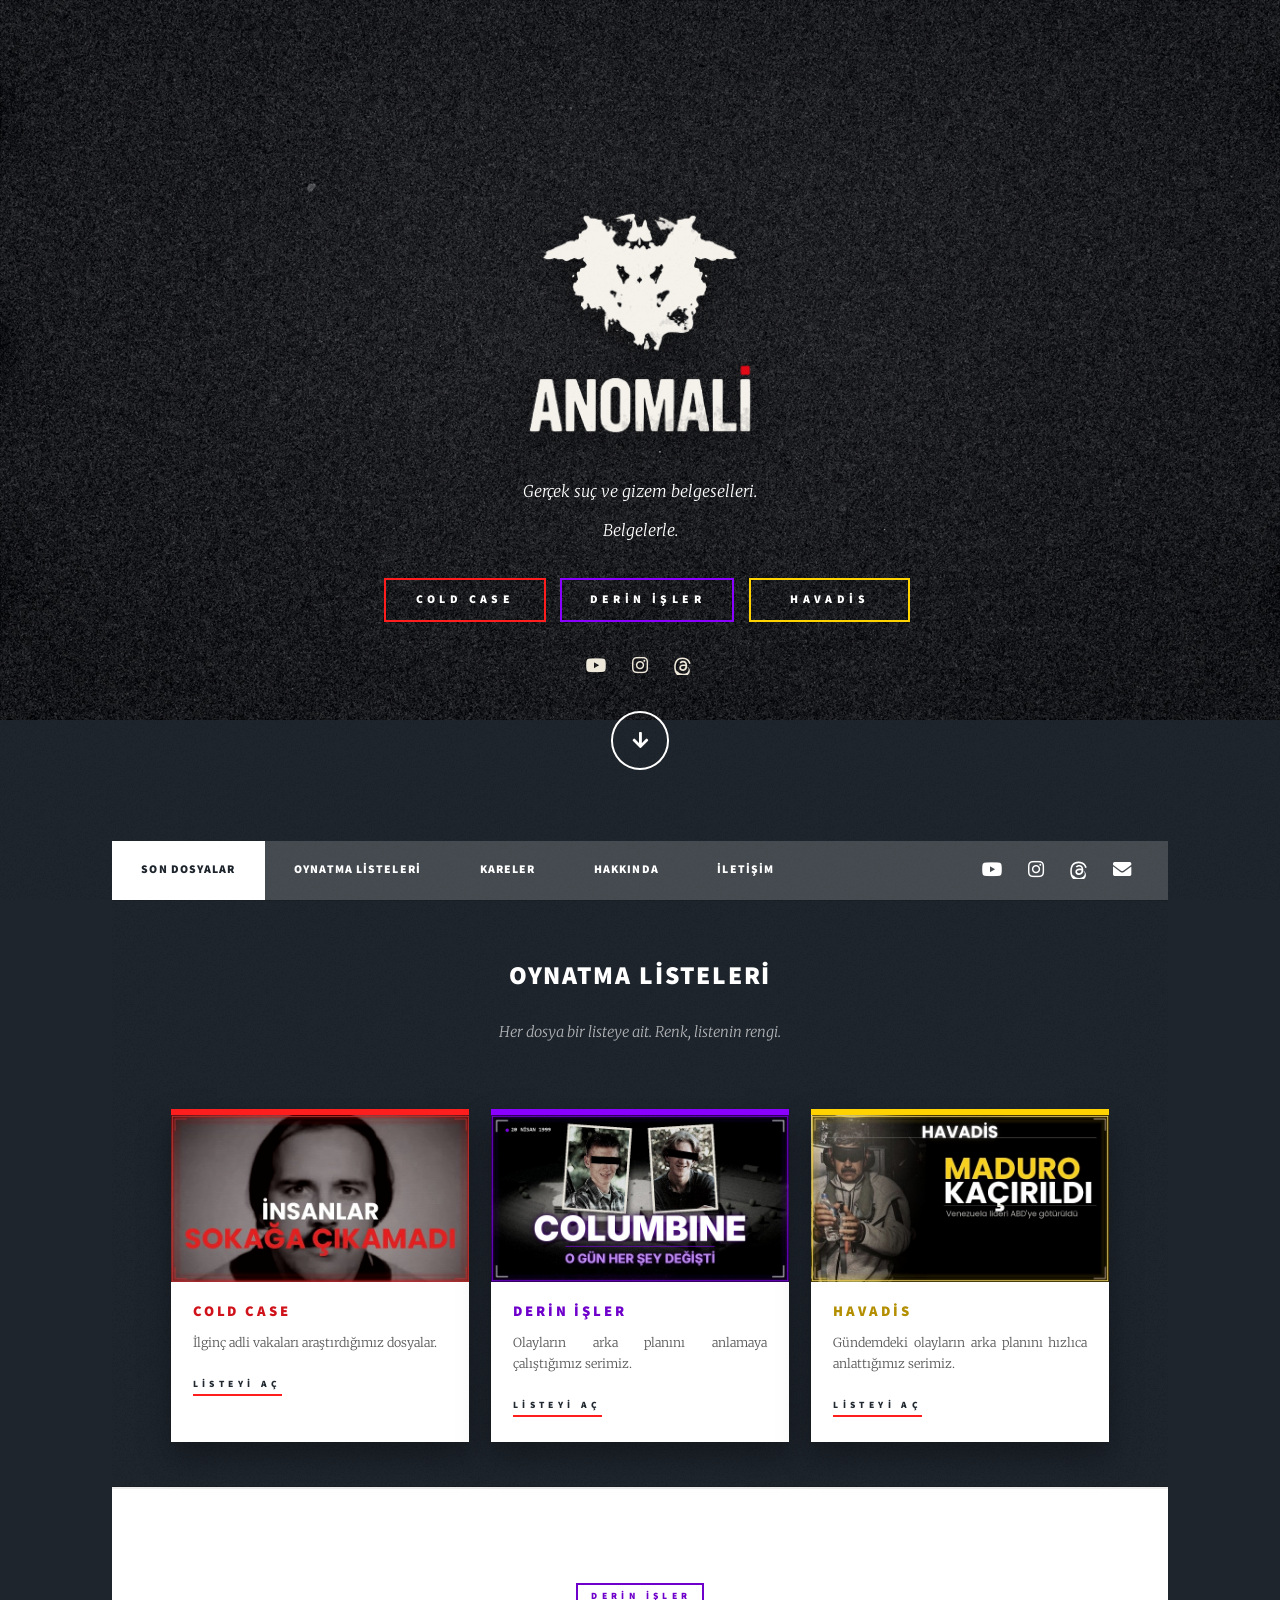
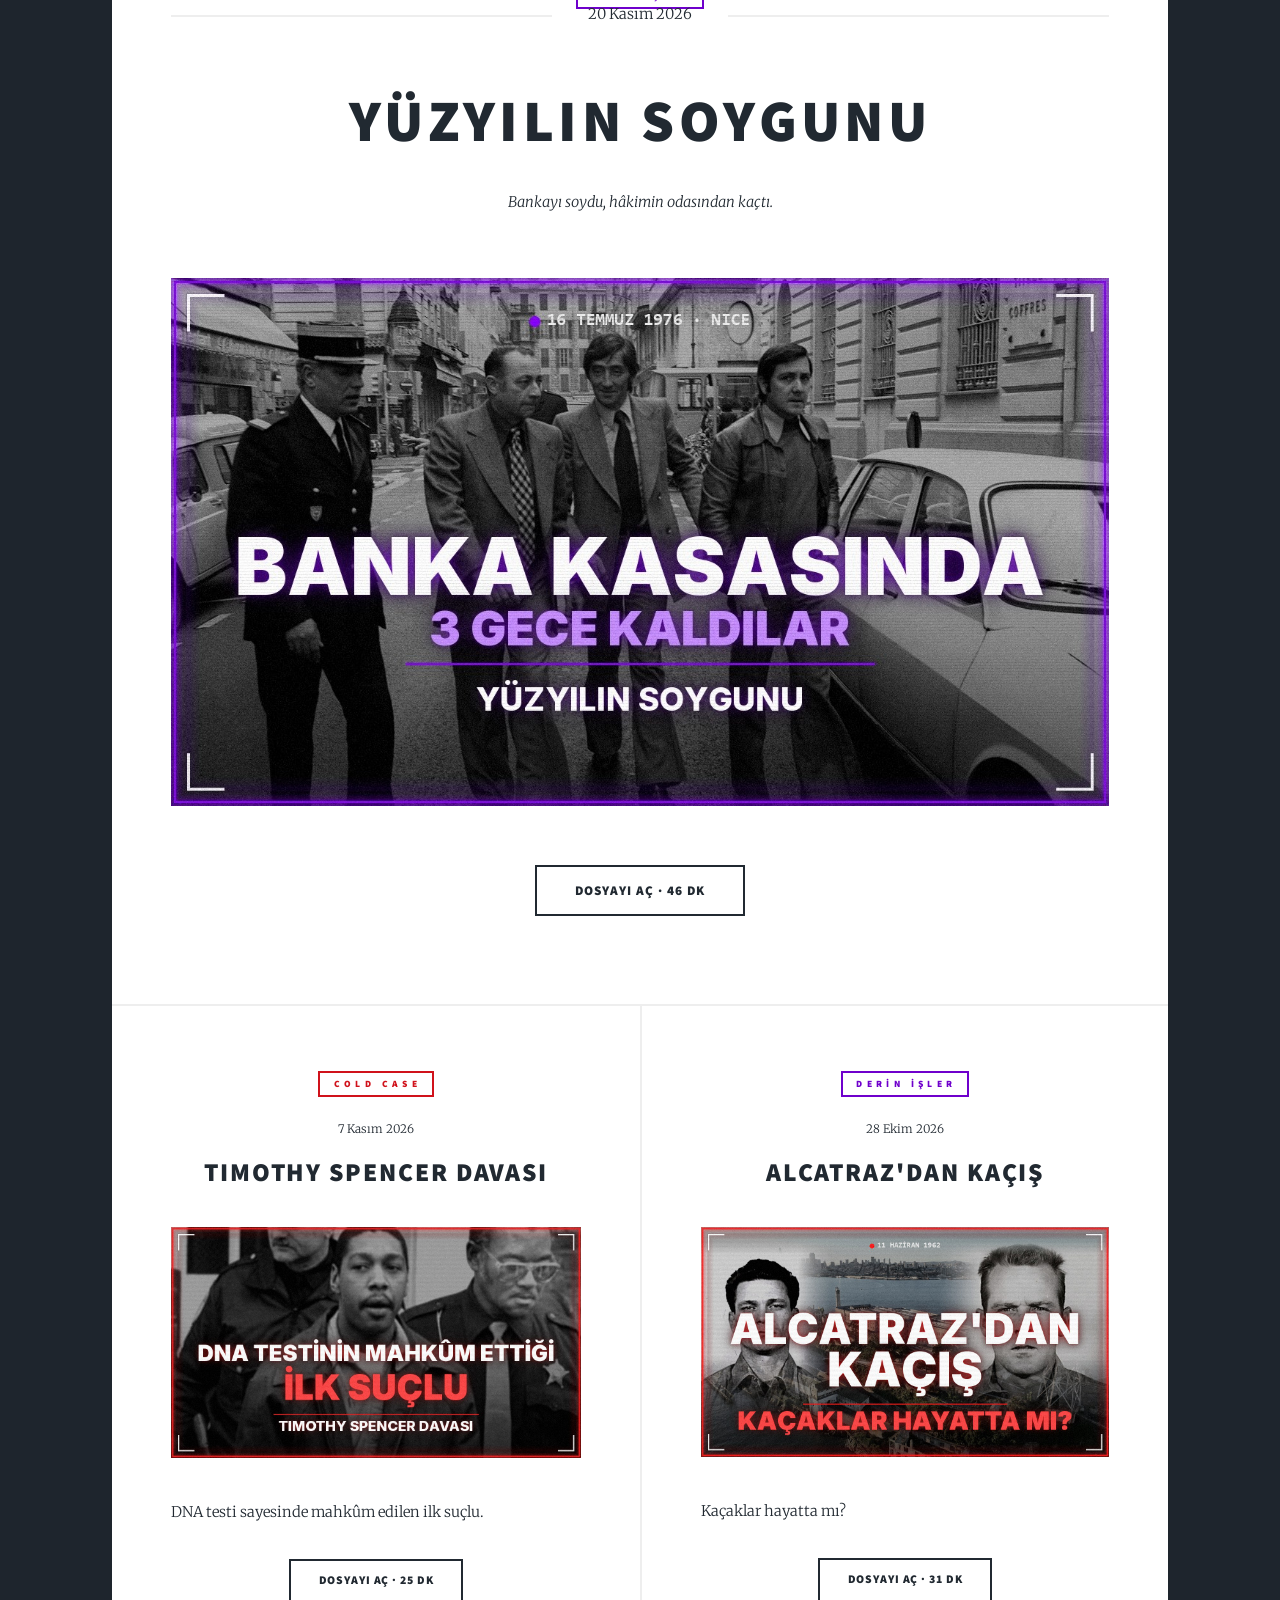
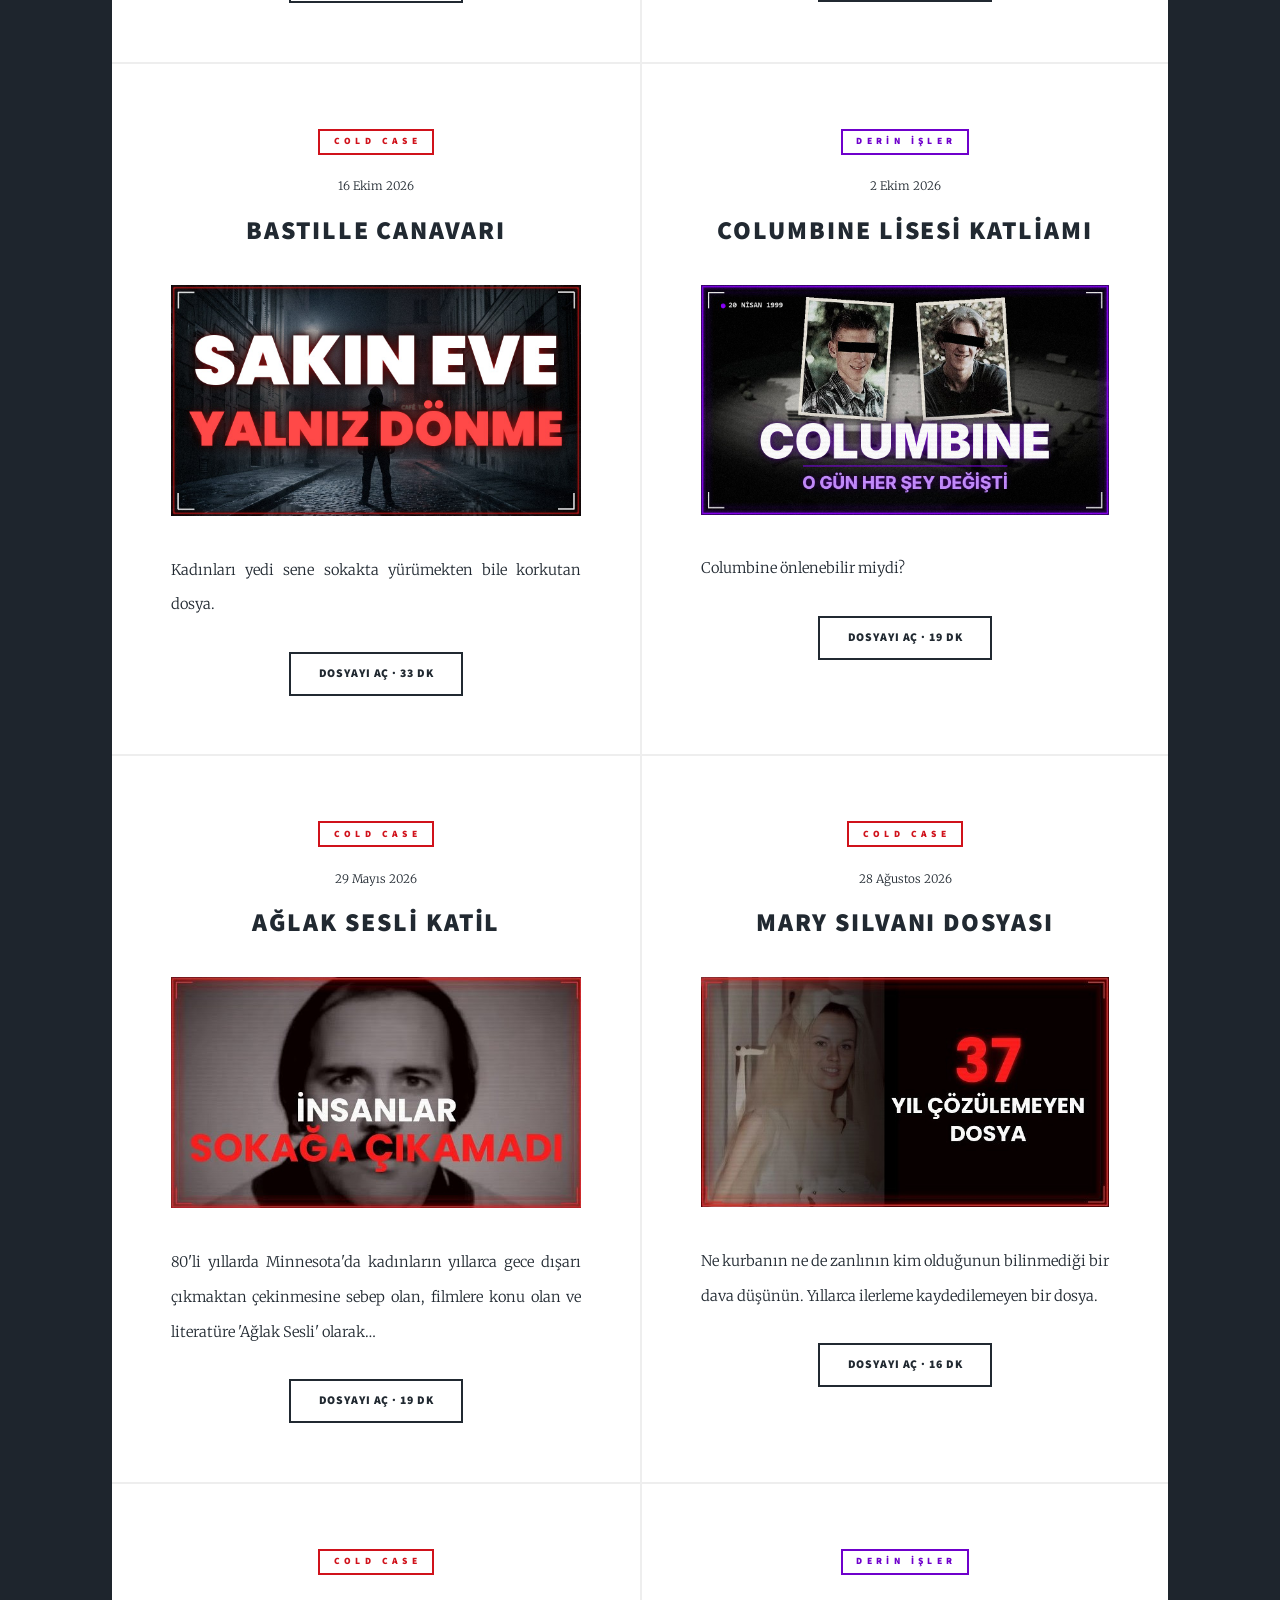
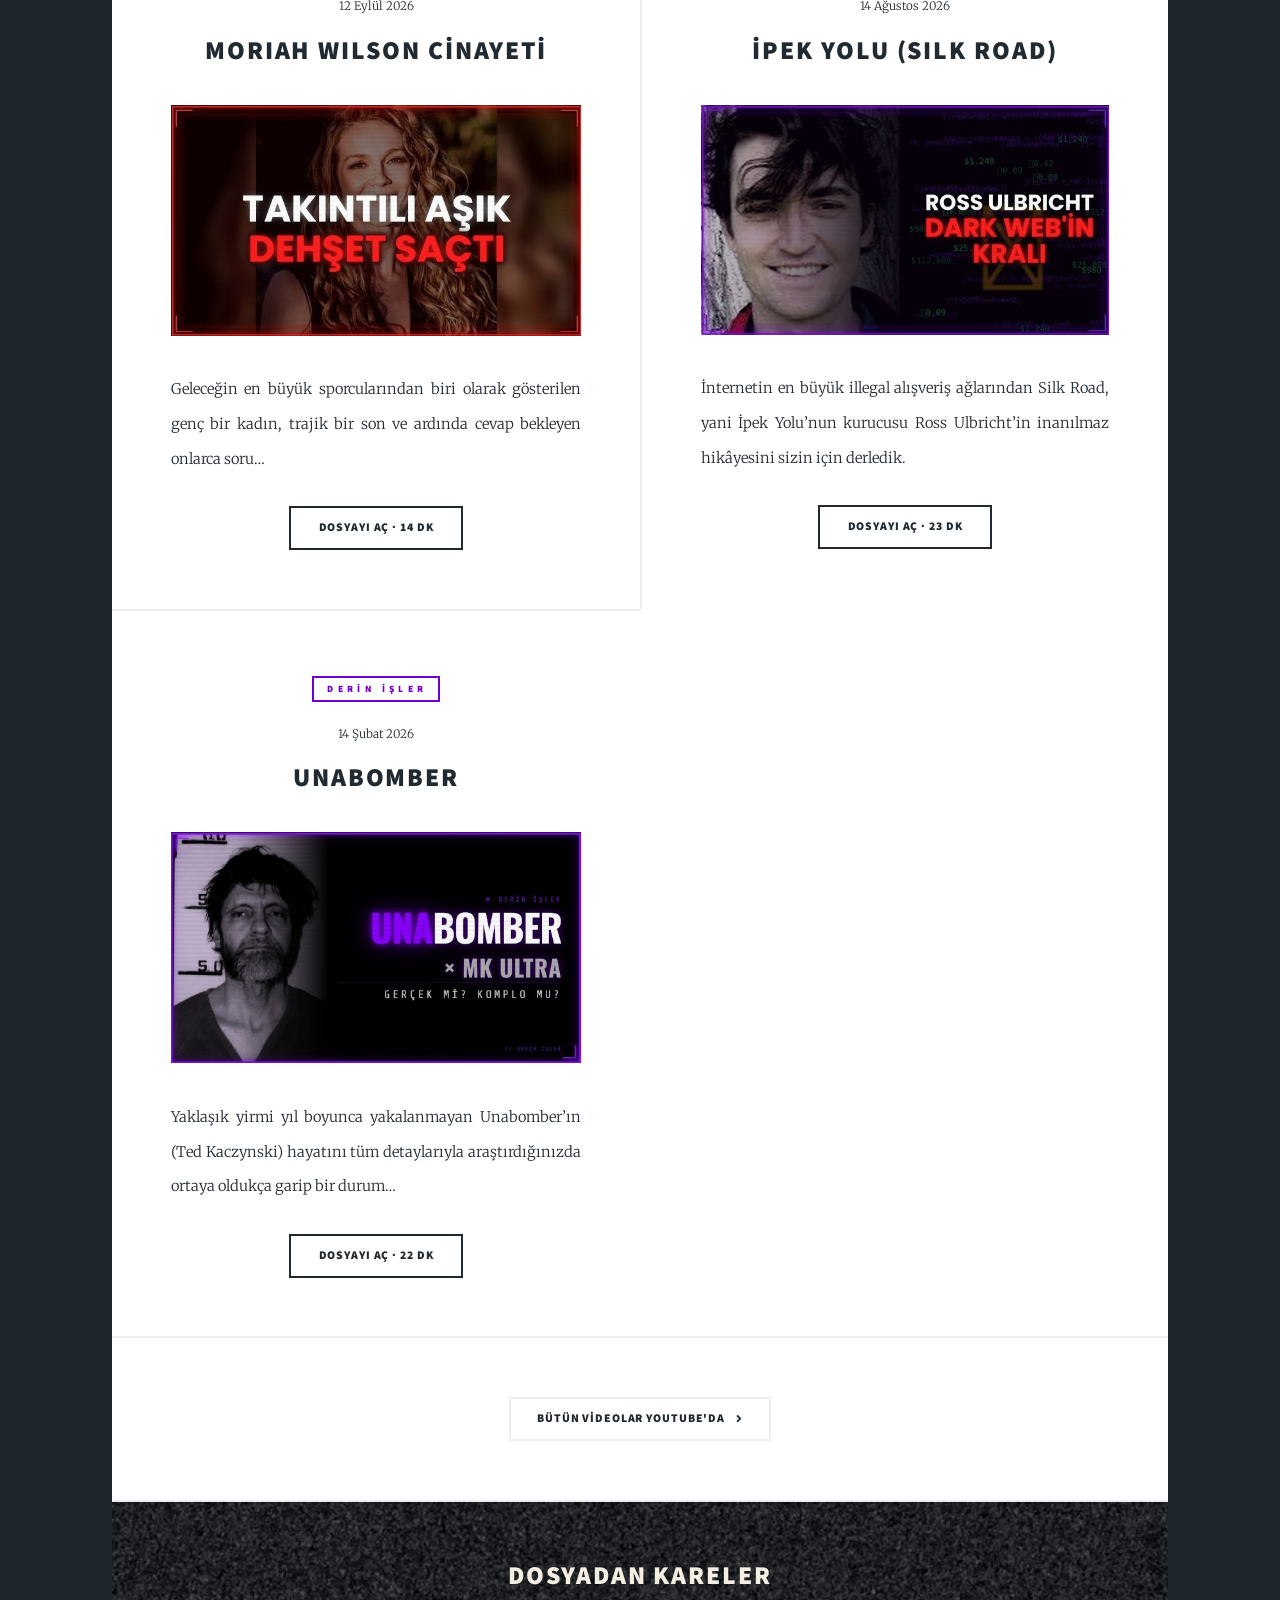
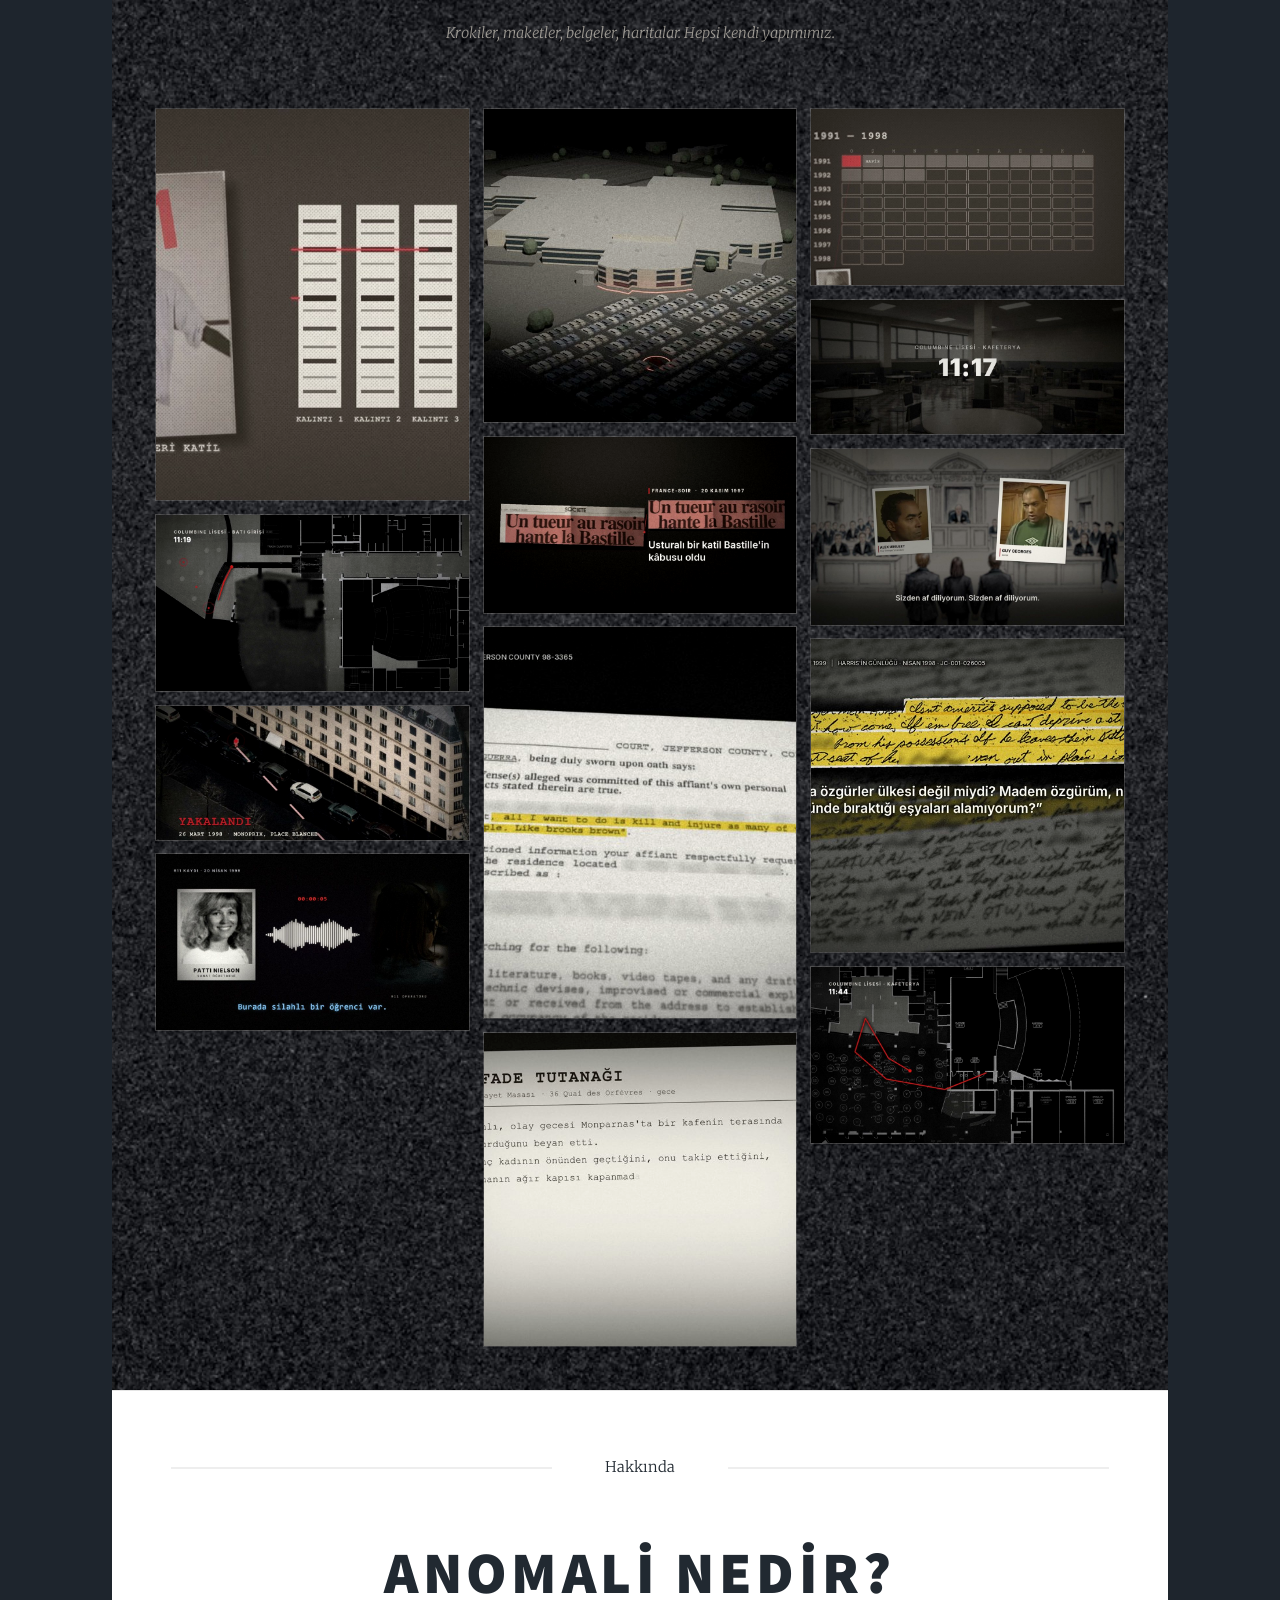
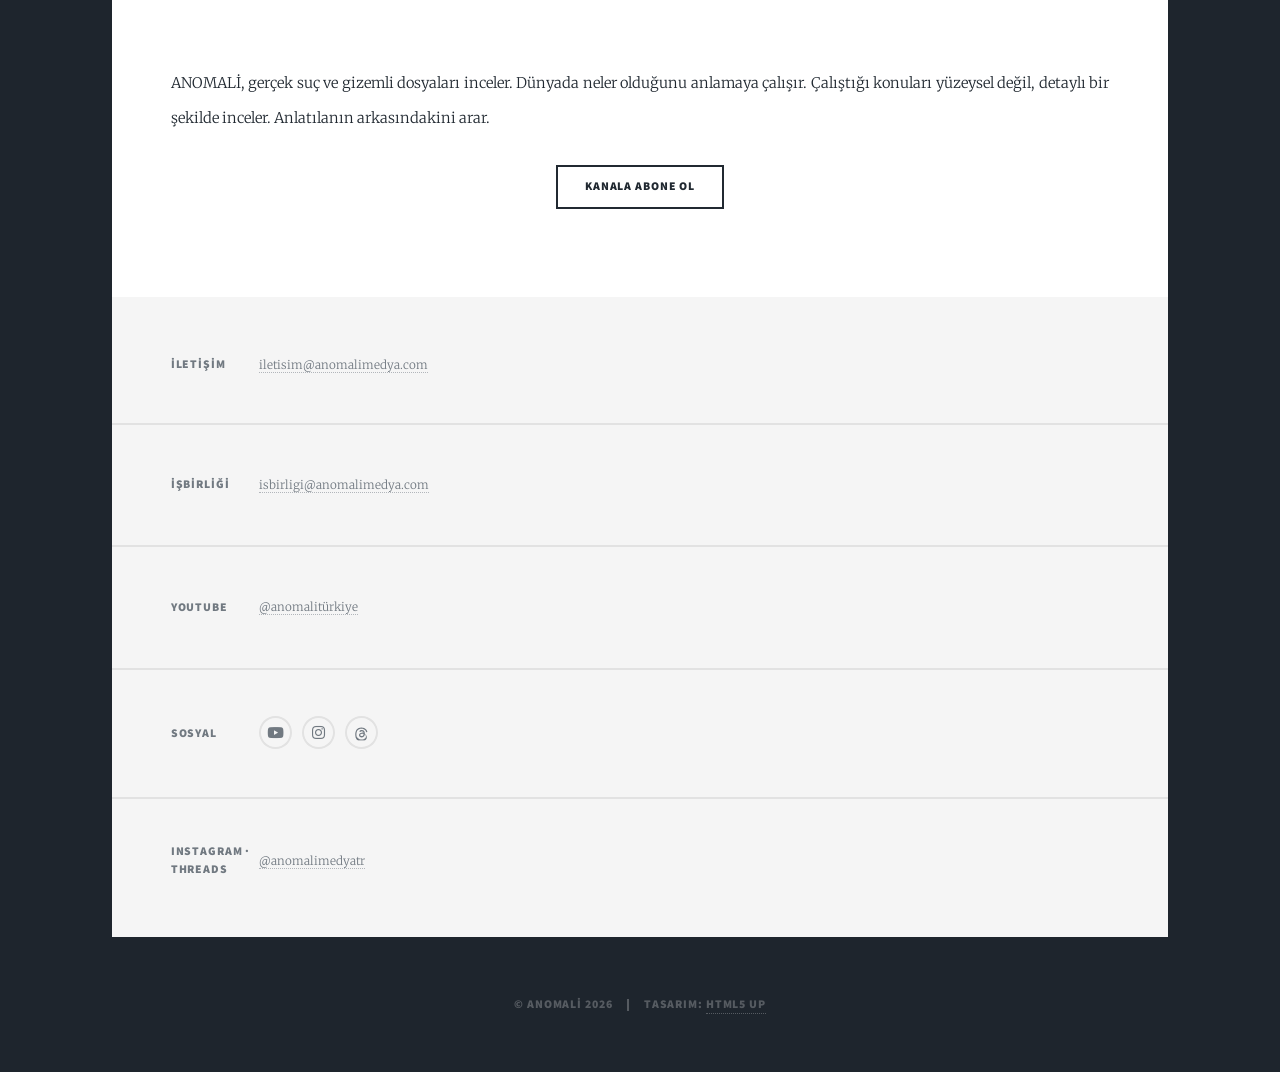
<file: index.html>
<!DOCTYPE HTML>
<!--
	ANOMALİ — anomalimedya.com
	Şablon: Massively by HTML5 UP (html5up.net | @ajlkn), CCA 3.0 lisansı
-->
<html lang="tr">
	<head>
		<title>ANOMALİ — Gerçek suç ve gizem belgeselleri</title>
		<meta charset="utf-8" />
		<meta name="viewport" content="width=device-width, initial-scale=1" />
		<meta name="description" content="ANOMALİ, gerçek suç ve gizem dosyalarını belgelerle anlatan bir belgesel kanalıdır. Cold Case, Derin İşler ve Havadis oynatma listeleri." />
		<link rel="stylesheet" href="assets/css/main.css" />
		<link rel="stylesheet" href="assets/css/anomali.css" />
		<noscript><link rel="stylesheet" href="assets/css/noscript.css" /></noscript>
	</head>
	<body class="is-preload">

		<!-- Wrapper -->
			<div id="wrapper" class="fade-in">

				<!-- Intro -->
					<div id="intro">
						<img class="logo-buyuk" src="images/logo_beyaz.png" alt="ANOMALİ" />
						<p>Gerçek suç ve gizem belgeselleri. <br />
						Belgelerle.</p>
						<ul class="actions liste-secenek">
							<li><a href="liste.html?l=cold" class="button cold">Cold Case</a></li>
							<li><a href="liste.html?l=derin" class="button derin">Derin İşler</a></li>
							<li><a href="liste.html?l=havadis" class="button havadis">Havadis</a></li>
						</ul>
						<ul class="icons giris-sosyal">
							<li><a href="https://www.youtube.com/channel/UCyVfsUZTMqNmFXRKBqNx77g" class="icon brands fa-youtube"><span class="label">YouTube</span></a></li>
							<li><a href="https://www.instagram.com/anomalimedyatr" class="icon brands fa-instagram"><span class="label">Instagram</span></a></li>
							<li><a href="https://www.threads.com/@anomalimedyatr" class="icon threads-ikon"><span class="label">Threads</span></a></li>
						</ul>
						<ul class="actions">
							<li><a href="#header" class="button icon solid solo fa-arrow-down scrolly">Devam</a></li>
						</ul>
					</div>

				<!-- Header -->
					<header id="header">
						<a href="index.html" class="logo">ANOMALİ</a>
					</header>

				<!-- Nav -->
					<nav id="nav">
						<ul class="links">
							<li class="active"><a href="#main">Son dosyalar</a></li>
							<li><a href="#listeler">Oynatma listeleri</a></li>
							<li><a href="#kareler">Kareler</a></li>
							<li><a href="#hakkinda">Hakkında</a></li>
							<li><a href="#footer">İletişim</a></li>
						</ul>
						<ul class="icons">
							<li><a href="https://www.youtube.com/channel/UCyVfsUZTMqNmFXRKBqNx77g" class="icon brands fa-youtube"><span class="label">YouTube</span></a></li>
							<li><a href="https://www.instagram.com/anomalimedyatr" class="icon brands fa-instagram"><span class="label">Instagram</span></a></li>
							<li><a href="https://www.threads.com/@anomalimedyatr" class="icon threads-ikon"><span class="label">Threads</span></a></li>
							<li><a href="mailto:iletisim@anomalimedya.com" class="icon solid fa-envelope"><span class="label">E-posta</span></a></li>
						</ul>
					</nav>

				<!-- Main -->
					<div id="main">

						<!-- Oynatma listeleri -->
							<section id="listeler" class="listeler">
								<header class="major">
									<h2>Oynatma listeleri</h2>
									<p>Her dosya bir listeye ait. Renk, listenin rengi.</p>
								</header>
								<div class="liste-kartlar">
									<a class="liste-kart cold" href="liste.html?l=cold">
										<div class="liste-foto"><img src="images/kapak_aglak.jpg" alt="" /></div>
										<div class="liste-yazi">
											<h3>Cold Case</h3>
											<p>İlginç adli vakaları araştırdığımız dosyalar.</p>
											<span class="liste-git">Listeyi aç</span>
										</div>
									</a>
									<a class="liste-kart derin" href="liste.html?l=derin">
										<div class="liste-foto"><img src="images/kapak_columbine.jpg" alt="" /></div>
										<div class="liste-yazi">
											<h3>Derin İşler</h3>
											<p>Olayların arka planını anlamaya çalıştığımız serimiz.</p>
											<span class="liste-git">Listeyi aç</span>
										</div>
									</a>
									<a class="liste-kart havadis" href="liste.html?l=havadis">
										<div class="liste-foto"><img src="images/kapak_maduro.jpg" alt="" /></div>
										<div class="liste-yazi">
											<h3>Havadis</h3>
											<p>Gündemdeki olayların arka planını hızlıca anlattığımız serimiz.</p>
											<span class="liste-git">Listeyi aç</span>
										</div>
									</a>
								</div>
							</section>

						<!-- Öne çıkan -->
							<article class="post featured">
								<header class="major">
									<span class="liste-etiket derin">Derin İşler</span>
									<span class="date">20 Kasım 2026</span>
									<h2><a href="dosya.html?id=sg">YÜZYILIN SOYGUNU</a></h2>
									<p>Bankayı soydu, hâkimin odasından kaçtı.</p>
								</header>
								<a href="dosya.html?id=sg" class="image main"><img src="images/kapak_sg.jpg" alt="Yüzyılın Soygunu" /></a>
								<ul class="actions special">
									<li><a href="dosya.html?id=sg" class="button large">Dosyayı aç · 46 dk</a></li>
								</ul>
							</article>

						<!-- Dosyalar -->
							<section class="posts">
								<article>
									<header>
										<span class="liste-etiket cold">Cold Case</span>
										<span class="date">7 Kasım 2026</span>
										<h2><a href="dosya.html?id=spencer">TIMOTHY SPENCER DAVASI</a></h2>
									</header>
									<a href="dosya.html?id=spencer" class="image fit"><img src="images/kapak_spencer.jpg" alt="" /></a>
									<p>DNA testi sayesinde mahkûm edilen ilk suçlu.</p>
									<ul class="actions special">
										<li><a href="dosya.html?id=spencer" class="button">Dosyayı aç · 25 dk</a></li>
									</ul>
								</article>
								<article>
									<header>
										<span class="liste-etiket derin">Derin İşler</span>
										<span class="date">28 Ekim 2026</span>
										<h2><a href="dosya.html?id=alcatraz">ALCATRAZ'DAN KAÇIŞ</a></h2>
									</header>
									<a href="dosya.html?id=alcatraz" class="image fit"><img src="images/kapak_alcatraz.jpg" alt="" /></a>
									<p>Kaçaklar hayatta mı?</p>
									<ul class="actions special">
										<li><a href="dosya.html?id=alcatraz" class="button">Dosyayı aç · 31 dk</a></li>
									</ul>
								</article>
								<article>
									<header>
										<span class="liste-etiket cold">Cold Case</span>
										<span class="date">16 Ekim 2026</span>
										<h2><a href="dosya.html?id=gg">BASTILLE CANAVARI</a></h2>
									</header>
									<a href="dosya.html?id=gg" class="image fit"><img src="images/kapak_gg.jpg" alt="" /></a>
									<p>Kadınları yedi sene sokakta yürümekten bile korkutan dosya.</p>
									<ul class="actions special">
										<li><a href="dosya.html?id=gg" class="button">Dosyayı aç · 33 dk</a></li>
									</ul>
								</article>
								<article>
									<header>
										<span class="liste-etiket derin">Derin İşler</span>
										<span class="date">2 Ekim 2026</span>
										<h2><a href="dosya.html?id=columbine">COLUMBINE LİSESİ KATLİAMI</a></h2>
									</header>
									<a href="dosya.html?id=columbine" class="image fit"><img src="images/kapak_columbine.jpg" alt="" /></a>
									<p>Columbine önlenebilir miydi?</p>
									<ul class="actions special">
										<li><a href="dosya.html?id=columbine" class="button">Dosyayı aç · 19 dk</a></li>
									</ul>
								</article>
								<article>
									<header>
										<span class="liste-etiket cold">Cold Case</span>
										<span class="date">29 Mayıs 2026</span>
										<h2><a href="dosya.html?id=aglak">AĞLAK SESLİ KATİL</a></h2>
									</header>
									<a href="dosya.html?id=aglak" class="image fit"><img src="images/kapak_aglak.jpg" alt="" /></a>
									<p>80'li yıllarda Minnesota'da kadınların yıllarca gece dışarı çıkmaktan çekinmesine sebep olan, filmlere konu olan ve literatüre 'Ağlak Sesli' olarak…</p>
									<ul class="actions special">
										<li><a href="dosya.html?id=aglak" class="button">Dosyayı aç · 19 dk</a></li>
									</ul>
								</article>
								<article>
									<header>
										<span class="liste-etiket cold">Cold Case</span>
										<span class="date">28 Ağustos 2026</span>
										<h2><a href="dosya.html?id=dedektif">MARY SILVANI DOSYASI</a></h2>
									</header>
									<a href="dosya.html?id=dedektif" class="image fit"><img src="images/kapak_dedektif.jpg" alt="" /></a>
									<p>Ne kurbanın ne de zanlının kim olduğunun bilinmediği bir dava düşünün. Yıllarca ilerleme kaydedilemeyen bir dosya.</p>
									<ul class="actions special">
										<li><a href="dosya.html?id=dedektif" class="button">Dosyayı aç · 16 dk</a></li>
									</ul>
								</article>
								<article>
									<header>
										<span class="liste-etiket cold">Cold Case</span>
										<span class="date">12 Eylül 2026</span>
										<h2><a href="dosya.html?id=kimse">MORIAH WILSON CİNAYETİ</a></h2>
									</header>
									<a href="dosya.html?id=kimse" class="image fit"><img src="images/kapak_kimse.jpg" alt="" /></a>
									<p>Geleceğin en büyük sporcularından biri olarak gösterilen genç bir kadın, trajik bir son ve ardında cevap bekleyen onlarca soru…</p>
									<ul class="actions special">
										<li><a href="dosya.html?id=kimse" class="button">Dosyayı aç · 14 dk</a></li>
									</ul>
								</article>
								<article>
									<header>
										<span class="liste-etiket derin">Derin İşler</span>
										<span class="date">14 Ağustos 2026</span>
										<h2><a href="dosya.html?id=ipekyolu">İPEK YOLU (SILK ROAD)</a></h2>
									</header>
									<a href="dosya.html?id=ipekyolu" class="image fit"><img src="images/kapak_ipekyolu.jpg" alt="" /></a>
									<p>İnternetin en büyük illegal alışveriş ağlarından Silk Road, yani İpek Yolu’nun kurucusu Ross Ulbricht’in inanılmaz hikâyesini sizin için derledik.</p>
									<ul class="actions special">
										<li><a href="dosya.html?id=ipekyolu" class="button">Dosyayı aç · 23 dk</a></li>
									</ul>
								</article>
								<article>
									<header>
										<span class="liste-etiket derin">Derin İşler</span>
										<span class="date">14 Şubat 2026</span>
										<h2><a href="dosya.html?id=unabomber">UNABOMBER</a></h2>
									</header>
									<a href="dosya.html?id=unabomber" class="image fit"><img src="images/kapak_unabomber.jpg" alt="" /></a>
									<p>Yaklaşık yirmi yıl boyunca yakalanmayan Unabomber’ın (Ted Kaczynski) hayatını tüm detaylarıyla araştırdığınızda ortaya oldukça garip bir durum…</p>
									<ul class="actions special">
										<li><a href="dosya.html?id=unabomber" class="button">Dosyayı aç · 22 dk</a></li>
									</ul>
								</article>
							</section>

						<!-- Hepsi -->
							<footer>
								<div class="pagination">
									<a href="https://www.youtube.com/channel/UCyVfsUZTMqNmFXRKBqNx77g/videos" class="next">Bütün videolar YouTube'da</a>
								</div>
							</footer>

						<!-- Dosyadan kareler (film-grab tarzı; yalnız kendi yapımımız, YZ yok) -->
							<section id="kareler" class="kareler">
								<header class="major">
									<h2>Dosyadan kareler</h2>
									<p>Krokiler, maketler, belgeler, haritalar. Hepsi kendi yapımımız.</p>
								</header>
								<div class="kare-izgara">
									<a class="kare k-dik" href="https://www.youtube.com/watch?v=7mvn9JGQ9wQ"><img src="images/kare/gg_dna.jpg" alt="" loading="lazy" /><span><b>Guy Georges</b> DNA kalıntısı</span></a>
									<a class="kare" href="https://www.youtube.com/watch?v=jy_thrr_1U0"><img src="images/kare/co_kroki.jpg" alt="" loading="lazy" /><span><b>Columbine</b> Batı girişi, 11:19</span></a>
									<a class="kare k-genis" href="https://www.youtube.com/watch?v=7mvn9JGQ9wQ"><img src="images/kare/gg_harita.jpg" alt="" loading="lazy" /><span><b>Guy Georges</b> Yakalandı, 26 Mart 1998</span></a>
									<a class="kare" href="https://www.youtube.com/watch?v=jy_thrr_1U0"><img src="images/kare/co_911.jpg" alt="" loading="lazy" /><span><b>Columbine</b> 911 kaydı</span></a>
									<a class="kare k-kare" href="https://www.youtube.com/watch?v=jy_thrr_1U0"><img src="images/kare/co_maket.jpg" alt="" loading="lazy" /><span><b>Columbine</b> Okul maketi</span></a>
									<a class="kare" href="https://www.youtube.com/watch?v=7mvn9JGQ9wQ"><img src="images/kare/gg_gazete.jpg" alt="" loading="lazy" /><span><b>Guy Georges</b> France-Soir, 1997</span></a>
									<a class="kare k-dik" href="https://www.youtube.com/watch?v=jy_thrr_1U0"><img src="images/kare/co_arama.jpg" alt="" loading="lazy" /><span><b>Columbine</b> Arama emri taslağı</span></a>
									<a class="kare k-kare" href="https://www.youtube.com/watch?v=7mvn9JGQ9wQ"><img src="images/kare/gg_tutanak.jpg" alt="" loading="lazy" /><span><b>Guy Georges</b> İfade tutanağı</span></a>
									<a class="kare" href="https://www.youtube.com/watch?v=7mvn9JGQ9wQ"><img src="images/kare/gg_takvim.jpg" alt="" loading="lazy" /><span><b>Guy Georges</b> 1991–1998 takvimi</span></a>
									<a class="kare k-genis" href="https://www.youtube.com/watch?v=jy_thrr_1U0"><img src="images/kare/co_saat.jpg" alt="" loading="lazy" /><span><b>Columbine</b> Kafeterya, 11:17</span></a>
									<a class="kare" href="https://www.youtube.com/watch?v=7mvn9JGQ9wQ"><img src="images/kare/gg_itiraf.jpg" alt="" loading="lazy" /><span><b>Guy Georges</b> Mahkeme, itiraf</span></a>
									<a class="kare k-kare" href="https://www.youtube.com/watch?v=jy_thrr_1U0"><img src="images/kare/co_gunluk.jpg" alt="" loading="lazy" /><span><b>Columbine</b> Günlük</span></a>
									<a class="kare" href="https://www.youtube.com/watch?v=jy_thrr_1U0"><img src="images/kare/co_guzergah.jpg" alt="" loading="lazy" /><span><b>Columbine</b> Güzergâh, 11:44</span></a>
								</div>
							</section>

						<!-- Hakkında -->
							<article class="post" id="hakkinda">
								<header class="major">
									<span class="date">Hakkında</span>
									<h2>ANOMALİ nedir?</h2>
								</header>
								<p>ANOMALİ, gerçek suç ve gizemli dosyaları inceler. Dünyada neler olduğunu anlamaya çalışır. Çalıştığı konuları yüzeysel değil, detaylı bir şekilde inceler. Anlatılanın arkasındakini arar.</p>
								<ul class="actions special">
									<li><a href="https://www.youtube.com/channel/UCyVfsUZTMqNmFXRKBqNx77g?sub_confirmation=1" class="button">Kanala abone ol</a></li>
								</ul>
							</article>

					</div>

				<!-- Footer -->
					<footer id="footer">
						<section class="split contact">
							<section class="alt">
								<h3>İletişim</h3>
								<p><a href="mailto:iletisim@anomalimedya.com">iletisim@anomalimedya.com</a></p>
							</section>
							<section>
								<h3>İşbirliği</h3>
								<p><a href="mailto:isbirligi@anomalimedya.com">isbirligi@anomalimedya.com</a></p>
							</section>
							<section>
								<h3>YouTube</h3>
								<p><a href="https://www.youtube.com/channel/UCyVfsUZTMqNmFXRKBqNx77g">@anomalitürkiye</a></p>
							</section>
							<section>
								<h3>Sosyal</h3>
								<ul class="icons alt">
									<li><a href="https://www.youtube.com/channel/UCyVfsUZTMqNmFXRKBqNx77g" class="icon brands alt fa-youtube"><span class="label">YouTube</span></a></li>
									<li><a href="https://www.instagram.com/anomalimedyatr" class="icon brands alt fa-instagram"><span class="label">Instagram</span></a></li>
									<li><a href="https://www.threads.com/@anomalimedyatr" class="icon alt threads-ikon"><span class="label">Threads</span></a></li>
								</ul>
							</section>
							<section>
								<h3>Instagram · Threads</h3>
								<p><a href="https://www.instagram.com/anomalimedyatr">@anomalimedyatr</a></p>
							</section>
						</section>
					</footer>

				<!-- Copyright -->
					<div id="copyright">
						<ul><li>&copy; ANOMALİ 2026</li><li>Tasarım: <a href="https://html5up.net">HTML5 UP</a></li></ul>
					</div>

			</div>

		<!-- Scripts -->
			<script src="assets/js/jquery.min.js"></script>
			<script src="assets/js/jquery.scrollex.min.js"></script>
			<script src="assets/js/jquery.scrolly.min.js"></script>
			<script src="assets/js/browser.min.js"></script>
			<script src="assets/js/breakpoints.min.js"></script>
			<script src="assets/js/util.js"></script>
			<script src="assets/js/main.js"></script>

	</body>
</html>
</file>
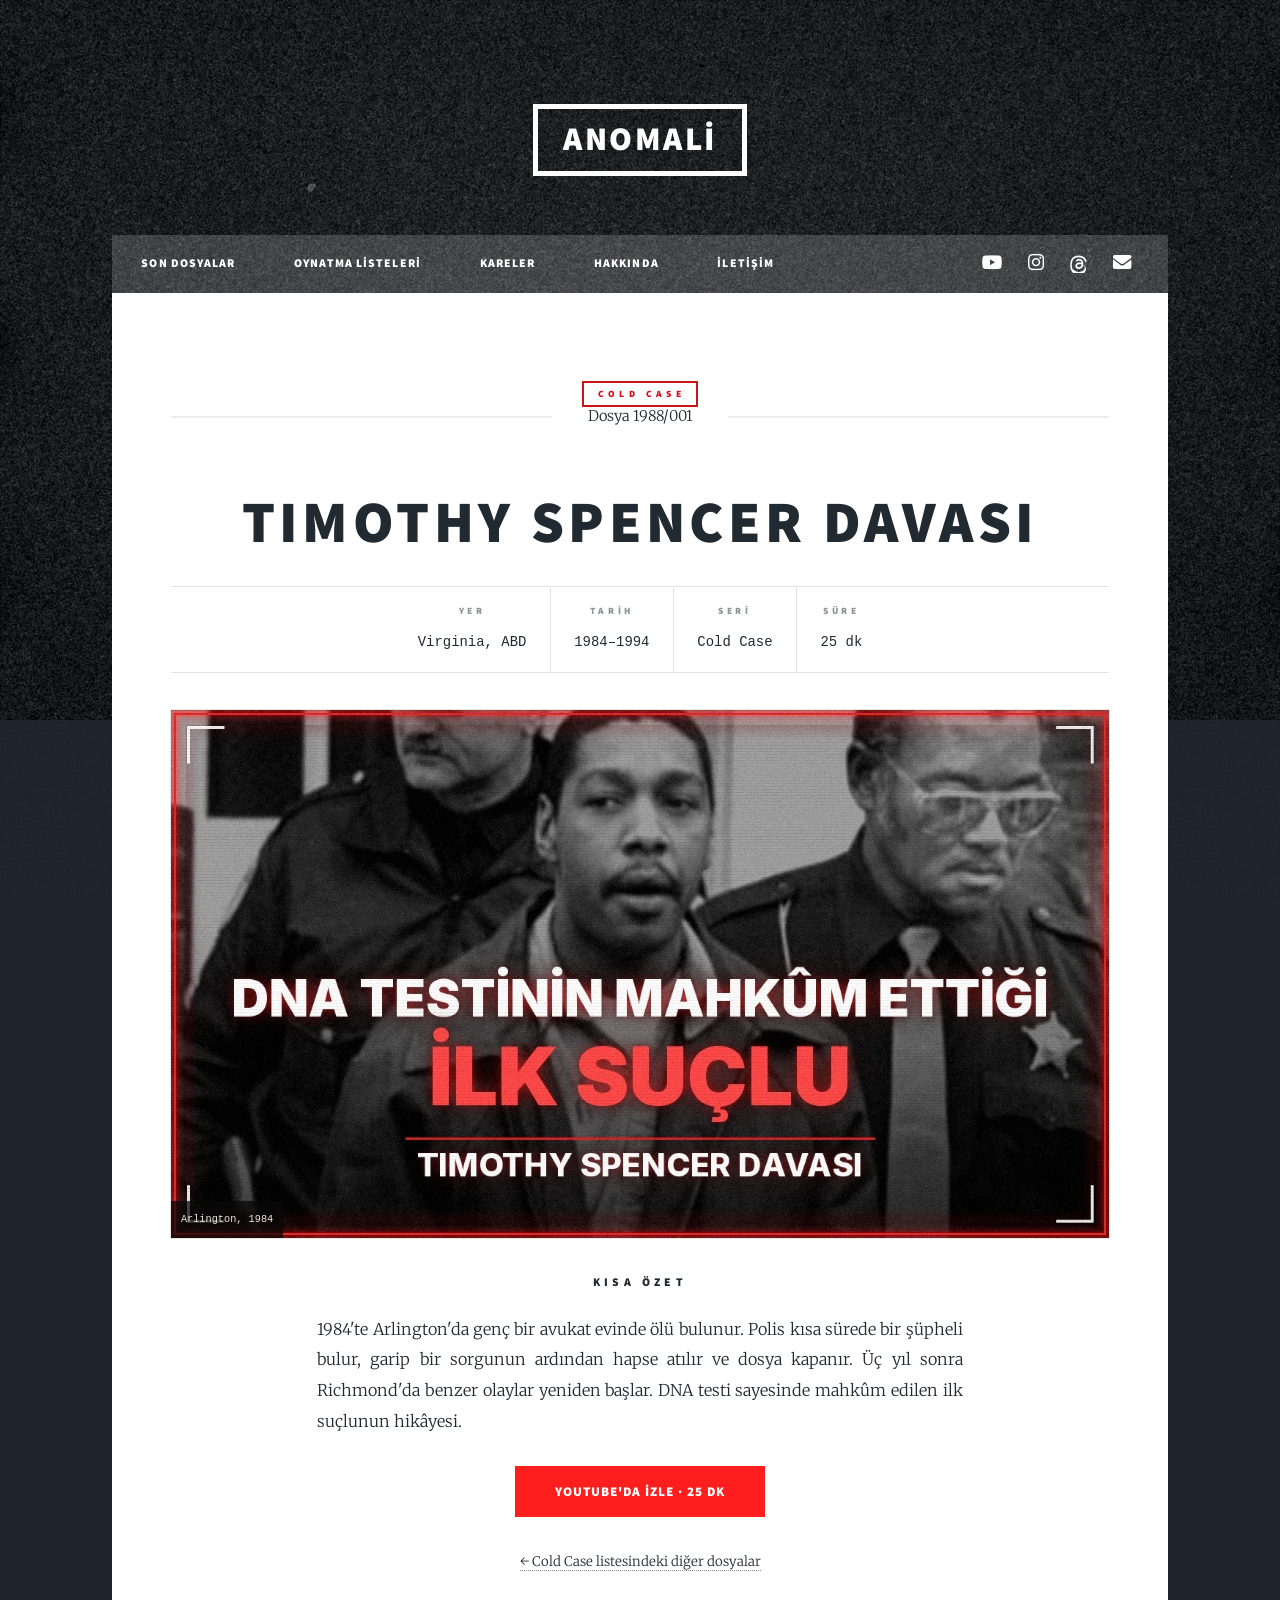
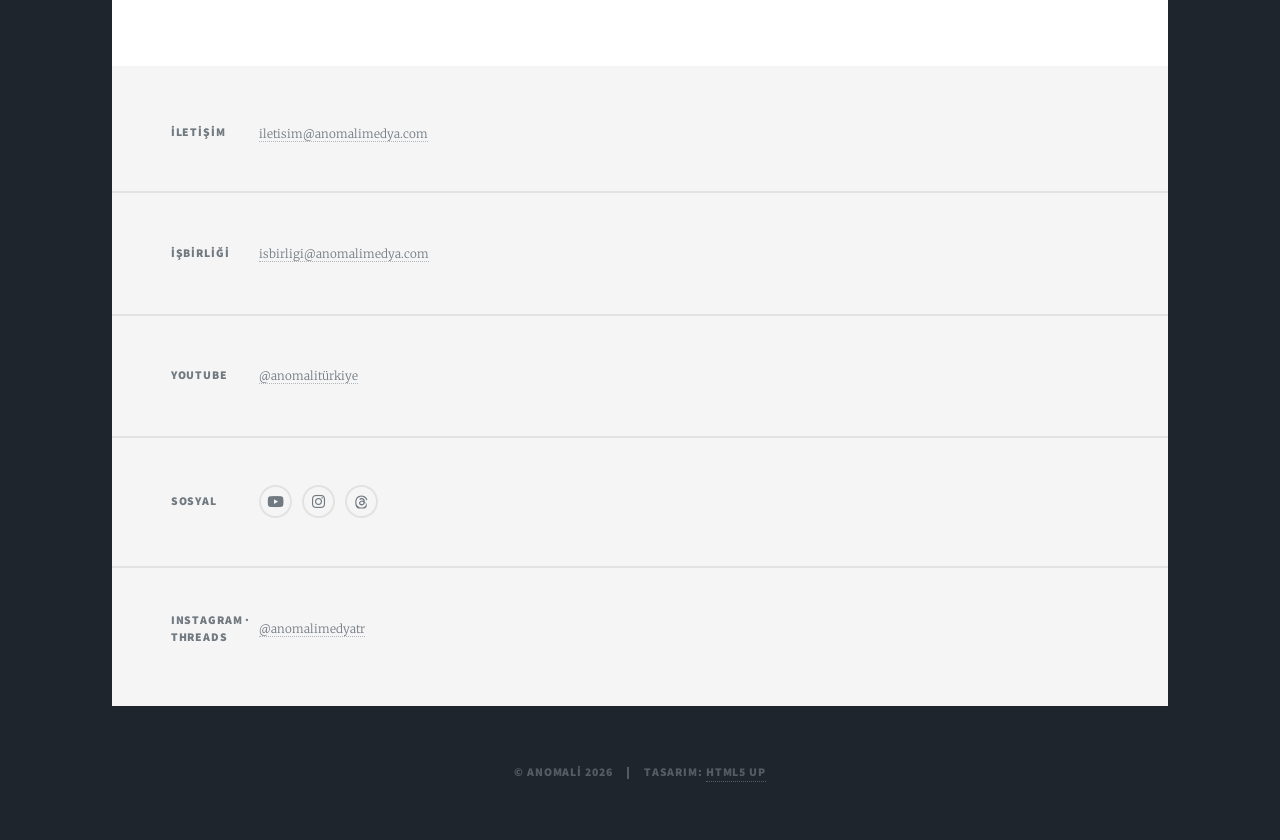
<file: dosya.html>
<!DOCTYPE HTML>
<!--
	ANOMALİ — anomalimedya.com
	Şablon: Massively by HTML5 UP (html5up.net | @ajlkn), CCA 3.0 lisansı
-->
<html lang="tr">
	<head>
		<title>ANOMALİ — Gerçek suç ve gizem belgeselleri</title>
		<meta charset="utf-8" />
		<meta name="viewport" content="width=device-width, initial-scale=1" />
		<meta name="description" content="ANOMALİ, gerçek suç ve gizem dosyalarını belgelerle anlatan bir belgesel kanalıdır. Cold Case, Derin İşler ve Havadis oynatma listeleri." />
		<link rel="stylesheet" href="assets/css/main.css" />
		<link rel="stylesheet" href="assets/css/anomali.css" />
		<noscript><link rel="stylesheet" href="assets/css/noscript.css" /></noscript>
	</head>
	<body class="is-preload">
		<div id="wrapper">
					<header id="header">
						<a href="index.html" class="logo">ANOMALİ</a>
					</header>
<!-- Nav -->
					<nav id="nav">
						<ul class="links">
							<li><a href="index.html#main">Son dosyalar</a></li>
							<li><a href="index.html#listeler">Oynatma listeleri</a></li>
							<li><a href="index.html#kareler">Kareler</a></li>
							<li><a href="index.html#hakkinda">Hakkında</a></li>
							<li><a href="#footer">İletişim</a></li>
						</ul>
						<ul class="icons">
							<li><a href="https://www.youtube.com/channel/UCyVfsUZTMqNmFXRKBqNx77g" class="icon brands fa-youtube"><span class="label">YouTube</span></a></li>
							<li><a href="https://www.instagram.com/anomalimedyatr" class="icon brands fa-instagram"><span class="label">Instagram</span></a></li>
							<li><a href="https://www.threads.com/@anomalimedyatr" class="icon threads-ikon"><span class="label">Threads</span></a></li>
							<li><a href="mailto:iletisim@anomalimedya.com" class="icon solid fa-envelope"><span class="label">E-posta</span></a></li>
						</ul>
					</nav>

				
					<div id="main">
						<section class="post dosya-sayfa">
							<header class="major">
								<a class="liste-etiket" id="etiket"></a>
								<span class="date" id="tarih"></span>
								<h1 id="baslik"></h1>
							</header>
							<dl class="kunye" id="kunye"></dl>
							<div class="dosya-kareler" id="kareler"></div>
							<h3 class="ara-baslik">Kısa özet</h3>
							<p class="ozet" id="ozet"></p>
							<ul class="actions special izle-kutu"><li><a class="button primary large" id="izle" target="_blank" rel="noopener"></a></li></ul>
							<p class="geri"><a id="geri"></a></p>
						</section>
					</div>
<!-- Footer -->
					<footer id="footer">
						<section class="split contact">
							<section class="alt">
								<h3>İletişim</h3>
								<p><a href="mailto:iletisim@anomalimedya.com">iletisim@anomalimedya.com</a></p>
							</section>
							<section>
								<h3>İşbirliği</h3>
								<p><a href="mailto:isbirligi@anomalimedya.com">isbirligi@anomalimedya.com</a></p>
							</section>
							<section>
								<h3>YouTube</h3>
								<p><a href="https://www.youtube.com/channel/UCyVfsUZTMqNmFXRKBqNx77g">@anomalitürkiye</a></p>
							</section>
							<section>
								<h3>Sosyal</h3>
								<ul class="icons alt">
									<li><a href="https://www.youtube.com/channel/UCyVfsUZTMqNmFXRKBqNx77g" class="icon brands alt fa-youtube"><span class="label">YouTube</span></a></li>
									<li><a href="https://www.instagram.com/anomalimedyatr" class="icon brands alt fa-instagram"><span class="label">Instagram</span></a></li>
									<li><a href="https://www.threads.com/@anomalimedyatr" class="icon alt threads-ikon"><span class="label">Threads</span></a></li>
								</ul>
							</section>
							<section>
								<h3>Instagram · Threads</h3>
								<p><a href="https://www.instagram.com/anomalimedyatr">@anomalimedyatr</a></p>
							</section>
						</section>
					</footer>

				<!-- Copyright -->
					<div id="copyright">
						<ul><li>&copy; ANOMALİ 2026</li><li>Tasarım: <a href="https://html5up.net">HTML5 UP</a></li></ul>
					</div>

			</div>

		<!-- Scripts -->
			<script src="assets/js/jquery.min.js"></script>
			<script src="assets/js/jquery.scrollex.min.js"></script>
			<script src="assets/js/jquery.scrolly.min.js"></script>
			<script src="assets/js/browser.min.js"></script>
			<script src="assets/js/breakpoints.min.js"></script>
			<script src="assets/js/util.js"></script>
			<script src="assets/js/main.js"></script>

	
<script src="assets/js/dosyalar.js"></script>
<script>
const LISTE = {
  cold:    { ad:'Cold Case',   renk:'cold',    yt:'PL6TRIugwN7QX7vmYx9d5QgnBgujGQ5Q1b', acik:'İlginç adli vakaları araştırdığımız dosyalar.' },
  derin:   { ad:'Derin İşler', renk:'derin',   yt:'PL6TRIugwN7QWEcq-kUJKHiwGOpNysEOlc', acik:'Olayların arka planını anlamaya çalıştığımız serimiz.' },
  havadis: { ad:'Havadis',     renk:'havadis', yt:'PL6TRIugwN7QVBLuHmSA-9O_YUpNxHZn48', acik:'Gündemdeki olayların arka planını hızlıca anlattığımız serimiz.' }
};
const q = new URLSearchParams(location.search);
function kisa(t, n){ const c = t.split('. '); let o=''; for (const x of c){ if((o+x).length>n) break; o += x + '. '; } return (o || t.slice(0,n)).trim(); }
</script>

<script>
const d = window.DOSYALAR.find(x => x.id === q.get('id')) || window.DOSYALAR[0], L = LISTE[d.liste];
document.title = 'ANOMALİ — ' + d.ad;
const et = document.getElementById('etiket'); et.textContent = L.ad; et.classList.add(L.renk); et.href = 'liste.html?l=' + d.liste;
document.getElementById('tarih').textContent = 'Dosya ' + d.no;
document.getElementById('baslik').textContent = d.ad;
document.getElementById('kunye').innerHTML = [['Yer', d.yer], ['Tarih', d.tarih], ['Seri', L.ad], ['Süre', d.sure]]
  .map(([a,b]) => `<div><dt>${a}</dt><dd>${b}</dd></div>`).join('');
document.getElementById('kareler').innerHTML = d.kare.slice(0, 4).map(k =>
  `<figure><img src="images/dosya/${k[0]}" alt="" loading="lazy" /><figcaption>${k[1]}</figcaption></figure>`).join('');
document.getElementById('kareler').classList.add('k' + Math.min(d.kare.length, 4));
document.getElementById('ozet').textContent = d.ozet;
const iz = document.getElementById('izle'); iz.href = 'https://www.youtube.com/watch?v=' + d.v; iz.textContent = "YouTube'da izle · " + d.sure;
const g = document.getElementById('geri'); g.href = 'liste.html?l=' + d.liste; g.textContent = '← ' + L.ad + ' listesindeki diğer dosyalar';
</script>
</body>
</html>
</file>
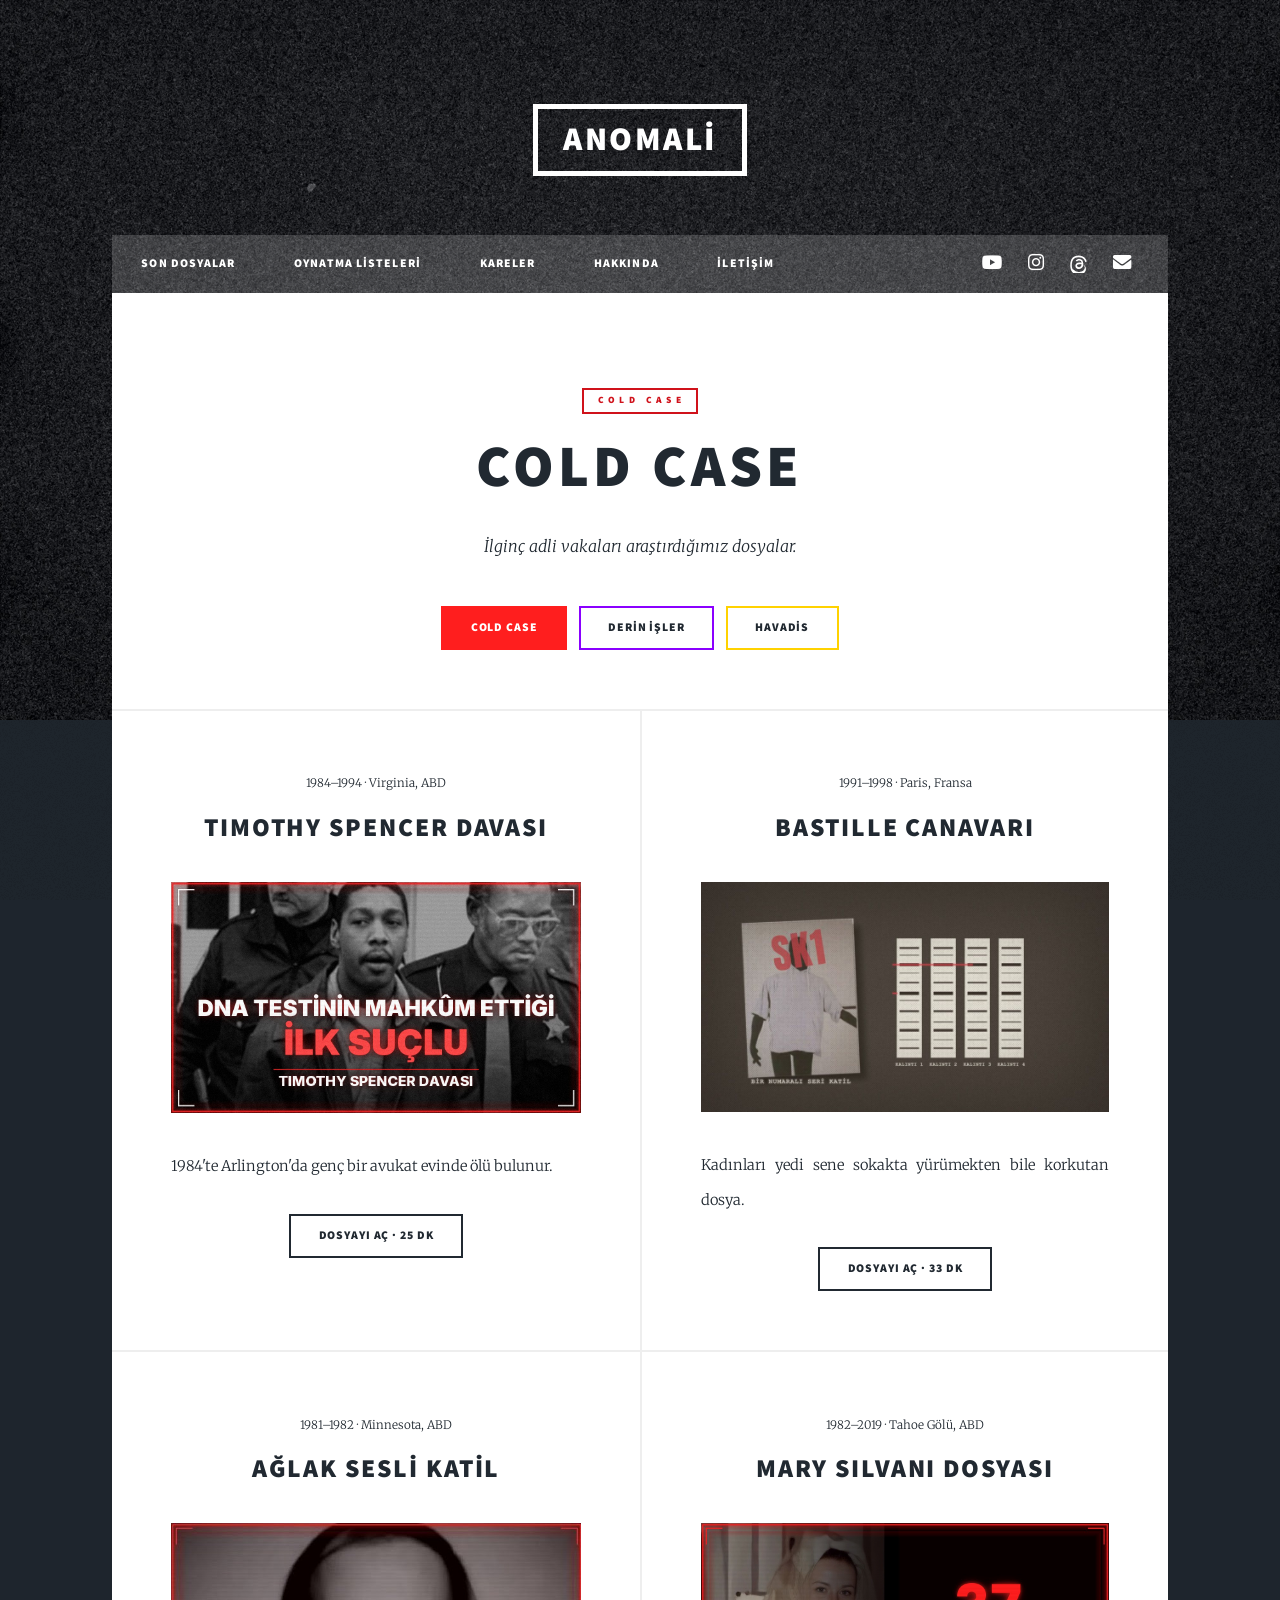
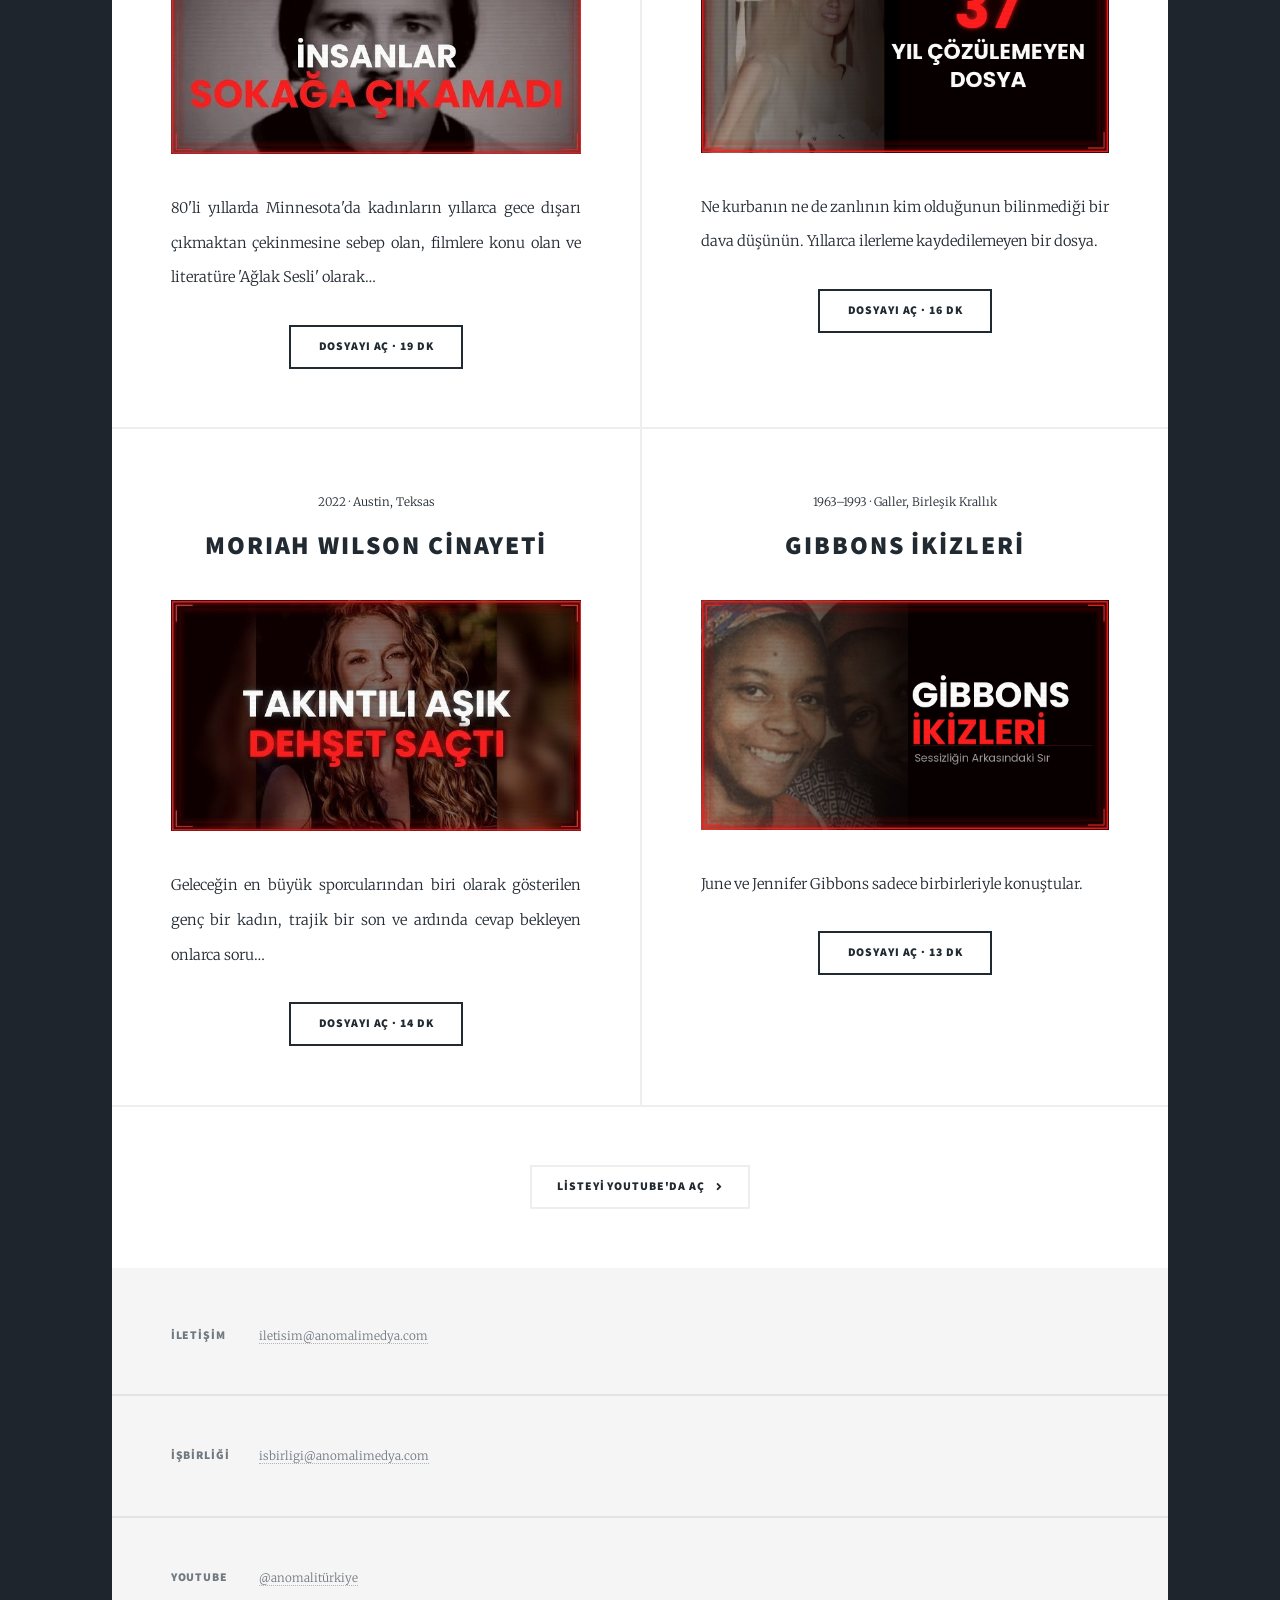
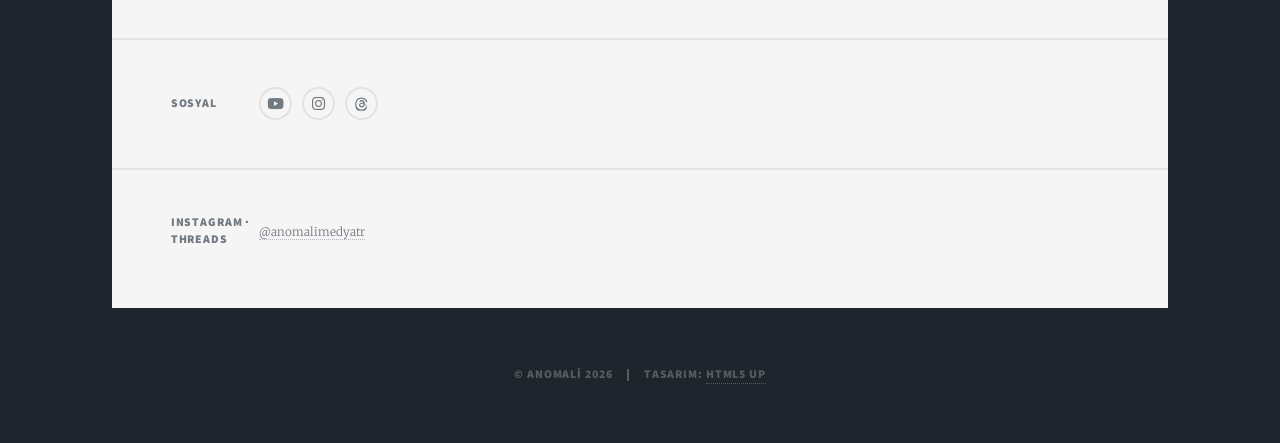
<file: liste.html>
<!DOCTYPE HTML>
<!--
	ANOMALİ — anomalimedya.com
	Şablon: Massively by HTML5 UP (html5up.net | @ajlkn), CCA 3.0 lisansı
-->
<html lang="tr">
	<head>
		<title>ANOMALİ — Gerçek suç ve gizem belgeselleri</title>
		<meta charset="utf-8" />
		<meta name="viewport" content="width=device-width, initial-scale=1" />
		<meta name="description" content="ANOMALİ, gerçek suç ve gizem dosyalarını belgelerle anlatan bir belgesel kanalıdır. Cold Case, Derin İşler ve Havadis oynatma listeleri." />
		<link rel="stylesheet" href="assets/css/main.css" />
		<link rel="stylesheet" href="assets/css/anomali.css" />
		<noscript><link rel="stylesheet" href="assets/css/noscript.css" /></noscript>
	</head>
	<body class="is-preload">
		<div id="wrapper">
					<header id="header">
						<a href="index.html" class="logo">ANOMALİ</a>
					</header>
<!-- Nav -->
					<nav id="nav">
						<ul class="links">
							<li><a href="index.html#main">Son dosyalar</a></li>
							<li><a href="index.html#listeler">Oynatma listeleri</a></li>
							<li><a href="index.html#kareler">Kareler</a></li>
							<li><a href="index.html#hakkinda">Hakkında</a></li>
							<li><a href="#footer">İletişim</a></li>
						</ul>
						<ul class="icons">
							<li><a href="https://www.youtube.com/channel/UCyVfsUZTMqNmFXRKBqNx77g" class="icon brands fa-youtube"><span class="label">YouTube</span></a></li>
							<li><a href="https://www.instagram.com/anomalimedyatr" class="icon brands fa-instagram"><span class="label">Instagram</span></a></li>
							<li><a href="https://www.threads.com/@anomalimedyatr" class="icon threads-ikon"><span class="label">Threads</span></a></li>
							<li><a href="mailto:iletisim@anomalimedya.com" class="icon solid fa-envelope"><span class="label">E-posta</span></a></li>
						</ul>
					</nav>

				
					<div id="main">
						<section class="post liste-bas">
							<header class="major">
								<span class="liste-etiket" id="etiket"></span>
								<h1 id="baslik"></h1>
								<p id="acik"></p>
							</header>
							<div class="liste-sec" id="liste-sec"></div>
						</section>
						<section class="posts" id="videolar"></section>
						<footer><div class="pagination"><a class="next" id="yt-liste" target="_blank" rel="noopener">Listeyi YouTube'da aç</a></div></footer>
					</div>
<!-- Footer -->
					<footer id="footer">
						<section class="split contact">
							<section class="alt">
								<h3>İletişim</h3>
								<p><a href="mailto:iletisim@anomalimedya.com">iletisim@anomalimedya.com</a></p>
							</section>
							<section>
								<h3>İşbirliği</h3>
								<p><a href="mailto:isbirligi@anomalimedya.com">isbirligi@anomalimedya.com</a></p>
							</section>
							<section>
								<h3>YouTube</h3>
								<p><a href="https://www.youtube.com/channel/UCyVfsUZTMqNmFXRKBqNx77g">@anomalitürkiye</a></p>
							</section>
							<section>
								<h3>Sosyal</h3>
								<ul class="icons alt">
									<li><a href="https://www.youtube.com/channel/UCyVfsUZTMqNmFXRKBqNx77g" class="icon brands alt fa-youtube"><span class="label">YouTube</span></a></li>
									<li><a href="https://www.instagram.com/anomalimedyatr" class="icon brands alt fa-instagram"><span class="label">Instagram</span></a></li>
									<li><a href="https://www.threads.com/@anomalimedyatr" class="icon alt threads-ikon"><span class="label">Threads</span></a></li>
								</ul>
							</section>
							<section>
								<h3>Instagram · Threads</h3>
								<p><a href="https://www.instagram.com/anomalimedyatr">@anomalimedyatr</a></p>
							</section>
						</section>
					</footer>

				<!-- Copyright -->
					<div id="copyright">
						<ul><li>&copy; ANOMALİ 2026</li><li>Tasarım: <a href="https://html5up.net">HTML5 UP</a></li></ul>
					</div>

			</div>

		<!-- Scripts -->
			<script src="assets/js/jquery.min.js"></script>
			<script src="assets/js/jquery.scrollex.min.js"></script>
			<script src="assets/js/jquery.scrolly.min.js"></script>
			<script src="assets/js/browser.min.js"></script>
			<script src="assets/js/breakpoints.min.js"></script>
			<script src="assets/js/util.js"></script>
			<script src="assets/js/main.js"></script>

	
<script src="assets/js/dosyalar.js"></script>
<script>
const LISTE = {
  cold:    { ad:'Cold Case',   renk:'cold',    yt:'PL6TRIugwN7QX7vmYx9d5QgnBgujGQ5Q1b', acik:'İlginç adli vakaları araştırdığımız dosyalar.' },
  derin:   { ad:'Derin İşler', renk:'derin',   yt:'PL6TRIugwN7QWEcq-kUJKHiwGOpNysEOlc', acik:'Olayların arka planını anlamaya çalıştığımız serimiz.' },
  havadis: { ad:'Havadis',     renk:'havadis', yt:'PL6TRIugwN7QVBLuHmSA-9O_YUpNxHZn48', acik:'Gündemdeki olayların arka planını hızlıca anlattığımız serimiz.' }
};
const q = new URLSearchParams(location.search);
function kisa(t, n){ const c = t.match(/[^.?!…]+[.?!…]+["'”’]?\s*/g) || [t]; let o=''; for (const x of c){ if((o+x).length>n) break; o += x; } if(!o){ o = t.slice(0,n); o = o.slice(0, o.lastIndexOf(' ')) + '…'; } return o.trim(); }
</script>

<script>
const l = LISTE[q.get('l')] ? q.get('l') : 'cold', L = LISTE[l];
document.title = 'ANOMALİ — ' + L.ad;
const et = document.getElementById('etiket'); et.textContent = L.ad; et.classList.add(L.renk);
document.getElementById('baslik').textContent = L.ad;
document.getElementById('acik').textContent = L.acik;
document.getElementById('yt-liste').href = 'https://www.youtube.com/playlist?list=' + L.yt;
document.getElementById('liste-sec').innerHTML = Object.entries(LISTE).map(([k,v]) =>
  `<a class="button ${k===l?'primary':''} ${v.renk}" href="liste.html?l=${k}">${v.ad}</a>`).join('');
document.getElementById('videolar').innerHTML = window.DOSYALAR.filter(d => d.liste === l).map(d => `
  <article>
    <header>
      <span class="date">${d.tarih} · ${d.yer}</span>
      <h2><a href="dosya.html?id=${d.id}">${d.ad}</a></h2>
    </header>
    <a href="dosya.html?id=${d.id}" class="image fit"><img src="images/dosya/${d.kare[0][0]}" alt="" loading="lazy" /></a>
    <p>${kisa(d.ozet, 150)}</p>
    <ul class="actions special"><li><a href="dosya.html?id=${d.id}" class="button">Dosyayı aç · ${d.sure}</a></li></ul>
  </article>`).join('');
</script>
</body>
</html>
</file>
<file: assets/css/anomali.css>
/* ANOMALİ — Massively üstüne eklemeler (main.css'e dokunulmaz, yalnız vurgu rengi değişti) */

/* Giriş: logo */
#intro .logo-buyuk {
	width: 17rem;
	max-width: 70vw;
	margin: 0 0 2rem 0;
	filter: drop-shadow(0 0.5rem 1.5rem rgba(0, 0, 0, 0.6));
}
#intro p {
	font-size: 1.1rem;
}
@media screen and (max-width: 736px) {
	#intro .logo-buyuk { width: 13rem; }
	/* telefonda zemin fotoğrafı tüm girişi kaplasın (şablonda üstte kalıyordu) */
	#wrapper > .bg {
		background-size: auto, auto, cover;
		background-position: center, center, center center;
	}
}

/* Girişte üç liste seçeneği */
#intro .liste-secenek {
	margin: 0 0 1.5rem 0;
	flex-wrap: wrap;
	justify-content: center;
}
#intro .liste-secenek .button {
	color: #ffffff;
	letter-spacing: 0.3rem;
	min-width: 11rem;
}
#intro .liste-secenek .button.cold { box-shadow: inset 0 0 0 2px #FF1E1E; }
#intro .liste-secenek .button.derin { box-shadow: inset 0 0 0 2px #8A00FF; }
#intro .liste-secenek .button.havadis { box-shadow: inset 0 0 0 2px #FFD200; }
#intro .liste-secenek .button.cold:hover { background-color: rgba(255, 30, 30, 0.25); }
#intro .liste-secenek .button.derin:hover { background-color: rgba(138, 0, 255, 0.25); }
#intro .liste-secenek .button.havadis:hover { background-color: rgba(255, 210, 0, 0.25); }
@media screen and (max-width: 736px) {
	#intro .liste-secenek { display: flex !important; flex-direction: column; align-items: center; margin-top: 1rem; }
	#intro .liste-secenek li { padding: 0; margin: 0 0 0.6rem 0; width: 100%; max-width: 16rem; }
	#intro .liste-secenek .button { width: 100%; }
}

/* Liste etiketi (Cold Case kırmızı · Derin İşler mor · Havadis sarı) */
.liste-etiket {
	display: inline-block;
	font-family: "Source Sans Pro", Helvetica, sans-serif;
	font-weight: 900;
	font-size: 0.65rem;
	letter-spacing: 0.3rem;
	text-transform: uppercase;
	line-height: 1;
	padding: 0.45rem 0.7rem 0.4rem 0.9rem;
	margin: 0 0 1.2rem 0;
	border: solid 2px;
	border-radius: 0;
}
.liste-etiket.cold { color: #d0121b; border-color: #d0121b; }
.liste-etiket.derin { color: #6f00cc; border-color: #6f00cc; }
.liste-etiket.havadis { color: #b38f00; border-color: #e3b800; }

/* Oynatma listeleri bandı (koyu, Grayscale havası) */
#main > .listeler {
	background: #1e252d url("../../images/overlay.png");
	color: #ffffff;
	padding: 4rem 4rem 3rem 4rem;
	margin: 0 0 0 0;
	border-top: solid 1px rgba(0, 0, 0, 0.15);
	border-bottom: solid 1px rgba(0, 0, 0, 0.15);
	text-align: center;
}
#main > .listeler header.major h2 { color: #ffffff; }
#main > .listeler header.major p { color: rgba(255, 255, 255, 0.65); }
.liste-kartlar {
	display: flex;
	gap: 1.5rem;
	justify-content: center;
	margin: 1rem 0 0 0;
}
.liste-kart {
	flex: 1 1 0;
	max-width: 22rem;
	display: block;
	background: #ffffff;
	color: #212931;
	text-decoration: none;
	border: 0;
	border-top: solid 6px #ffffff;
	box-shadow: 0 1rem 2rem rgba(0, 0, 0, 0.35);
	text-align: left;
	transition: transform 0.2s ease;
}
.liste-kart:hover { transform: translateY(-4px); }
.liste-kart.cold { border-top-color: #FF1E1E; }
.liste-kart.derin { border-top-color: #8A00FF; }
.liste-kart.havadis { border-top-color: #FFD200; }
.liste-foto img {
	display: block;
	width: 100%;
	height: auto;
	filter: saturate(0.85) contrast(1.05);
}
.liste-yazi { padding: 1.3rem 1.5rem 1.4rem 1.5rem; }
.liste-yazi h3 {
	font-family: "Source Sans Pro", Helvetica, sans-serif;
	font-weight: 900;
	letter-spacing: 0.2rem;
	text-transform: uppercase;
	font-size: 1rem;
	margin: 0 0 0.6rem 0;
}
.liste-kart.cold h3 { color: #d0121b; }
.liste-kart.derin h3 { color: #6f00cc; }
.liste-kart.havadis h3 { color: #b38f00; }
.liste-yazi p {
	font-size: 0.85rem;
	line-height: 1.7;
	color: #585858;
	margin: 0 0 0.8rem 0;
}
.liste-git {
	font-family: "Source Sans Pro", Helvetica, sans-serif;
	font-weight: 900;
	font-size: 0.65rem;
	letter-spacing: 0.3rem;
	text-transform: uppercase;
	color: #212931;
	border-bottom: solid 2px #FF1E1E;
	padding-bottom: 0.2rem;
}
@media screen and (max-width: 980px) {
	#main > .listeler { padding: 3rem 2rem 2rem 2rem; }
	.liste-kartlar { flex-direction: column; align-items: center; }
	.liste-kart { max-width: 26rem; width: 100%; }
}

/* Hakkında */
#hakkinda { border-top: solid 1px rgba(0, 0, 0, 0.1); }
#hakkinda h3 {
	margin-top: 2rem;
	font-size: 1rem;
	letter-spacing: 0.3rem;
	text-transform: uppercase;
}

/* Dosyadan kareler — film-grab tarzı taş duvar ızgarası, ANOMALİ dili:
   koyu grenli zemin (girişle aynı), düz köşe, ince kırık beyaz çerçeve, üstüne gelince daktilo künye */
#main > .kareler {
	background: #141313 url("../../images/bg.jpg") center / cover;
	color: #EEE8DA;
	padding: 4rem 3rem 3rem 3rem;
	margin: 0;
	text-align: center;
}
#main > .kareler header.major h2 { color: #F3EEE2; }
#main > .kareler header.major p { color: rgba(238, 232, 218, 0.6); }
.kare-izgara {
	column-count: 3;
	column-gap: 1rem;
	text-align: left;
	margin-top: 1.5rem;
}
.kare {
	display: block;
	position: relative;
	break-inside: avoid;
	margin: 0 0 1rem 0;
	border: 0;
	outline: solid 1px rgba(238, 232, 218, 0.18);
	overflow: hidden;
	background: #0d0c0c;
}
.kare img {
	display: block;
	width: 100%;
	aspect-ratio: 16 / 9;
	object-fit: cover;
	filter: saturate(0.85) contrast(1.04);
	transition: transform 0.6s ease, filter 0.4s ease;
}
.kare.k-dik img { aspect-ratio: 4 / 5; }
.kare.k-kare img { aspect-ratio: 1 / 1; }
.kare.k-genis img { aspect-ratio: 21 / 9; }
.kare span {
	position: absolute;
	left: 0; right: 0; bottom: 0;
	padding: 0.6rem 0.8rem 0.55rem 0.8rem;
	font-family: "Courier Prime", "Courier New", monospace;
	font-size: 0.72rem;
	letter-spacing: 0.04rem;
	line-height: 1.3;
	color: #EEE8DA;
	background: linear-gradient(0deg, rgba(10, 9, 9, 0.88), rgba(10, 9, 9, 0));
	opacity: 0;
	transform: translateY(6px);
	transition: opacity 0.3s ease, transform 0.3s ease;
}
.kare span b {
	display: block;
	font-weight: 700;
	color: #FF1E1E;
	text-transform: uppercase;
	letter-spacing: 0.15rem;
	font-size: 0.62rem;
}
.kare:hover img { transform: scale(1.04); filter: saturate(1) contrast(1.06); }
.kare:hover span { opacity: 1; transform: none; }
@media screen and (max-width: 980px) {
	#main > .kareler { padding: 3rem 1.5rem 2rem 1.5rem; }
	.kare-izgara { column-count: 2; column-gap: 0.7rem; }
	.kare { margin-bottom: 0.7rem; }
	/* dokunmatik ekranda künye hep görünür */
	.kare span { opacity: 1; transform: none; font-size: 0.6rem; padding: 0.4rem 0.5rem; }
}

/* Threads simgesi (Font Awesome 5'te yok): ::before diğer simgeler gibi boyut/çerçeve tutar, logo ::after maskesiyle ortada */
.threads-ikon { position: relative; }
.threads-ikon::before { content: "\00a0" !important; }
.threads-ikon::after {
	content: ""; position: absolute; left: 50%; top: 50%;
	width: 1.05em; height: 1.05em; transform: translate(-50%, -50%);
	background-color: currentColor;
	-webkit-mask: url("data:image/svg+xml;utf8,<svg xmlns='http://www.w3.org/2000/svg' viewBox='0 0 192 192'><path d='M141.5 89c-.8-.4-1.7-.8-2.5-1.2-1.5-27.1-16.3-42.6-41.1-42.8h-.3c-14.8 0-27.2 6.3-34.8 17.9l13.6 9.3c5.7-8.6 14.6-10.4 21.2-10.4h.2c8.2.1 14.4 2.4 18.4 7.1 2.9 3.4 4.8 8.1 5.8 14-7.4-1.3-15.4-1.7-23.9-1.2-24 1.4-39.5 15.4-38.5 34.9.5 9.9 5.4 18.4 13.9 24 7.1 4.7 16.3 7 25.9 6.5 12.6-.7 22.6-5.5 29.6-14.3 5.3-6.7 8.7-15.4 10.2-26.3 6 3.6 10.5 8.4 12.9 14.2 4.2 9.8 4.4 25.8-8.7 38.9-11.5 11.5-25.3 16.4-46.2 16.6-23.2-.2-40.7-7.6-52.1-22.1C29.6 152.6 24.1 132.8 23.9 108c.2-24.8 5.7-44.6 16.4-58.6C51.7 34.9 69.2 27.5 92.4 27.3c23.4.2 41.3 7.6 53.1 22.2 5.8 7.2 10.2 16.2 13.1 26.7l16-4.3c-3.5-12.9-9-24.1-16.5-33.3C143 20.1 121 10.8 92.5 10.6h-.1C64 10.8 42.3 20.1 27.8 38.4 14.9 54.7 8.2 77.4 8 107.9v.1c.2 30.5 6.9 53.2 19.8 69.5 14.5 18.3 36.2 27.6 64.6 27.8h.1c25.2-.2 43-6.8 57.6-21.4 19.1-19.1 18.5-43 12.2-57.7-4.5-10.5-13.1-19.1-24.8-24.7zM98 129.4c-10.5.6-21.4-4.1-22-14.2-.4-7.5 5.3-15.8 22.6-16.8 2-.1 3.9-.2 5.8-.2 6.3 0 12.2.6 17.5 1.8-2 24.8-13.7 28.8-23.9 29.4z'/></svg>") center / contain no-repeat;
	mask: url("data:image/svg+xml;utf8,<svg xmlns='http://www.w3.org/2000/svg' viewBox='0 0 192 192'><path d='M141.5 89c-.8-.4-1.7-.8-2.5-1.2-1.5-27.1-16.3-42.6-41.1-42.8h-.3c-14.8 0-27.2 6.3-34.8 17.9l13.6 9.3c5.7-8.6 14.6-10.4 21.2-10.4h.2c8.2.1 14.4 2.4 18.4 7.1 2.9 3.4 4.8 8.1 5.8 14-7.4-1.3-15.4-1.7-23.9-1.2-24 1.4-39.5 15.4-38.5 34.9.5 9.9 5.4 18.4 13.9 24 7.1 4.7 16.3 7 25.9 6.5 12.6-.7 22.6-5.5 29.6-14.3 5.3-6.7 8.7-15.4 10.2-26.3 6 3.6 10.5 8.4 12.9 14.2 4.2 9.8 4.4 25.8-8.7 38.9-11.5 11.5-25.3 16.4-46.2 16.6-23.2-.2-40.7-7.6-52.1-22.1C29.6 152.6 24.1 132.8 23.9 108c.2-24.8 5.7-44.6 16.4-58.6C51.7 34.9 69.2 27.5 92.4 27.3c23.4.2 41.3 7.6 53.1 22.2 5.8 7.2 10.2 16.2 13.1 26.7l16-4.3c-3.5-12.9-9-24.1-16.5-33.3C143 20.1 121 10.8 92.5 10.6h-.1C64 10.8 42.3 20.1 27.8 38.4 14.9 54.7 8.2 77.4 8 107.9v.1c.2 30.5 6.9 53.2 19.8 69.5 14.5 18.3 36.2 27.6 64.6 27.8h.1c25.2-.2 43-6.8 57.6-21.4 19.1-19.1 18.5-43 12.2-57.7-4.5-10.5-13.1-19.1-24.8-24.7zM98 129.4c-10.5.6-21.4-4.1-22-14.2-.4-7.5 5.3-15.8 22.6-16.8 2-.1 3.9-.2 5.8-.2 6.3 0 12.2.6 17.5 1.8-2 24.8-13.7 28.8-23.9 29.4z'/></svg>") center / contain no-repeat;
	pointer-events: none;
}
ul.icons.alt li .threads-ikon::after { width: 1rem; height: 1rem; }
/* girişteki sosyal simgeler */
#intro .giris-sosyal { margin: 0 0 1.6rem 0; }
#intro .giris-sosyal a { color: #EEE8DA; font-size: 1.25rem; border: 0; }
#intro .giris-sosyal a:hover { color: #FF1E1E; }
@media screen and (max-width: 736px) { #intro .giris-sosyal { display: flex !important; justify-content: center; } }

#nav ul.icons .threads-ikon::after { width: 1.3em; height: 1.3em; top: 46%; }

/* ---- Liste sayfası ---- */
.liste-bas header.major .liste-etiket { margin-bottom: 1.5rem; }
.liste-sec { display: flex; flex-wrap: wrap; gap: 0.8rem; justify-content: center; margin-top: -1rem; }
.liste-sec .button.cold { box-shadow: inset 0 0 0 2px #FF1E1E; }
.liste-sec .button.derin { box-shadow: inset 0 0 0 2px #8A00FF; }
.liste-sec .button.havadis { box-shadow: inset 0 0 0 2px #FFD200; }
.liste-sec .button.primary.cold { background: #FF1E1E; color: #fff !important; }
.liste-sec .button.primary.derin { background: #8A00FF; color: #fff !important; }
.liste-sec .button.primary.havadis { background: #FFD200; color: #111 !important; }

/* ---- Dosya sayfası ---- */
.dosya-sayfa header.major { margin-bottom: 2rem; }
.dosya-sayfa a.liste-etiket { border-bottom: solid 2px; }
.kunye { display: flex; flex-wrap: wrap; justify-content: center; gap: 0; margin: 0 0 2.5rem 0; border-top: solid 1px #e2e2e2; border-bottom: solid 1px #e2e2e2; }
.kunye div { padding: 0.9rem 1.6rem; border-left: solid 1px #e2e2e2; text-align: center; }
.kunye div:first-child { border-left: 0; }
.kunye dt { font-family: "Source Sans Pro", Helvetica, sans-serif; font-weight: 900; font-size: 0.65rem; letter-spacing: 0.25rem; text-transform: uppercase; color: #909498; margin: 0; }
.kunye dd { margin: 0.2rem 0 0 0; font-family: "Courier Prime", "Courier New", monospace; font-size: 0.95rem; color: #212931; }
.dosya-kareler { display: grid; gap: 0.8rem; margin: 0 0 2.5rem 0; grid-template-columns: 1fr 1fr; }
.dosya-kareler.k1 { grid-template-columns: 1fr; }
.dosya-kareler.k3 figure:first-child { grid-column: span 2; }
.dosya-kareler figure { margin: 0; position: relative; background: #111; outline: solid 1px rgba(0,0,0,0.1); }
.dosya-kareler img { display: block; width: 100%; aspect-ratio: 16 / 9; object-fit: cover; }
.dosya-kareler figcaption { position: absolute; left: 0; bottom: 0; padding: 0.4rem 0.7rem; font-family: "Courier Prime", "Courier New", monospace; font-size: 0.7rem; color: #EEE8DA; background: rgba(10,9,9,0.75); }
.ara-baslik { font-size: 0.8rem; letter-spacing: 0.3rem; text-transform: uppercase; text-align: center; }
.ozet { font-size: 1.1rem; line-height: 1.9; max-width: 44rem; margin: 0 auto 2rem auto; }
.ozet mark { background: linear-gradient(transparent 58%, rgba(255,30,30,0.28) 58%, rgba(255,30,30,0.28) 90%, transparent 90%); color: inherit; }
.izle-kutu .button.primary { background: #FF1E1E; box-shadow: none; }
.geri { text-align: center; font-size: 0.9rem; }
@media screen and (max-width: 736px) {
	.dosya-kareler { grid-template-columns: 1fr; }
	.dosya-kareler.k3 figure:first-child { grid-column: auto; }
	.kunye div { padding: 0.6rem 0.9rem; }
	.ozet { font-size: 1rem; }
}

.dosya-sayfa header.major a.liste-etiket { display: table; margin: 0 auto 1.4rem auto; }
</file>
<file: assets/css/main.css>
@import url(fontawesome-all.min.css);
@import url("https://fonts.googleapis.com/css?family=Merriweather:300,700,300italic,700italic|Source+Sans+Pro:900");

/*
	Massively by HTML5 UP
	html5up.net | @ajlkn
	Free for personal and commercial use under the CCA 3.0 license (html5up.net/license)
*/

html, body, div, span, applet, object,
iframe, h1, h2, h3, h4, h5, h6, p, blockquote,
pre, a, abbr, acronym, address, big, cite,
code, del, dfn, em, img, ins, kbd, q, s, samp,
small, strike, strong, sub, sup, tt, var, b,
u, i, center, dl, dt, dd, ol, ul, li, fieldset,
form, label, legend, table, caption, tbody,
tfoot, thead, tr, th, td, article, aside,
canvas, details, embed, figure, figcaption,
footer, header, hgroup, menu, nav, output, ruby,
section, summary, time, mark, audio, video {
	margin: 0;
	padding: 0;
	border: 0;
	font-size: 100%;
	font: inherit;
	vertical-align: baseline;}

article, aside, details, figcaption, figure,
footer, header, hgroup, menu, nav, section {
	display: block;}

body {
	line-height: 1;
}

ol, ul {
	list-style: none;
}

blockquote, q {
	quotes: none;
}

	blockquote:before, blockquote:after, q:before, q:after {
		content: '';
		content: none;
	}

table {
	border-collapse: collapse;
	border-spacing: 0;
}

body {
	-webkit-text-size-adjust: none;
}

mark {
	background-color: transparent;
	color: inherit;
}

input::-moz-focus-inner {
	border: 0;
	padding: 0;
}

input, select, textarea {
	-moz-appearance: none;
	-webkit-appearance: none;
	-ms-appearance: none;
	appearance: none;
}

/* Basic */

	@-ms-viewport {
		width: device-width;
	}

	body {
		-ms-overflow-style: scrollbar;
	}

	@media screen and (max-width: 480px) {

		html, body {
			min-width: 320px;
		}

	}

	html {
		box-sizing: border-box;
	}

	*, *:before, *:after {
		box-sizing: inherit;
	}

	body {
		background-color: #1e252d;
	}

		body.is-preload *, body.is-preload *:before, body.is-preload *:after {
			-moz-animation: none !important;
			-webkit-animation: none !important;
			-ms-animation: none !important;
			animation: none !important;
			-moz-transition: none !important;
			-webkit-transition: none !important;
			-ms-transition: none !important;
			transition: none !important;
		}

/* Type */

	html {
		font-size: 16pt;
	}

		@media screen and (max-width: 1680px) {

			html {
				font-size: 12pt;
			}

		}

		@media screen and (max-width: 1280px) {

			html {
				font-size: 11pt;
			}

		}

		@media screen and (max-width: 360px) {

			html {
				font-size: 10pt;
			}

		}

	body {
		color: #212931;
	}

	body, input, select, textarea {
		font-family: "Merriweather", Georgia, serif;
		font-weight: 300;
		font-size: 1rem;
		line-height: 2.375;
	}

	a {
		-moz-transition: color 0.2s ease-in-out, background-color 0.2s ease-in-out, border-color 0.2s ease-in-out, box-shadow 0.2s ease-in-out;
		-webkit-transition: color 0.2s ease-in-out, background-color 0.2s ease-in-out, border-color 0.2s ease-in-out, box-shadow 0.2s ease-in-out;
		-ms-transition: color 0.2s ease-in-out, background-color 0.2s ease-in-out, border-color 0.2s ease-in-out, box-shadow 0.2s ease-in-out;
		transition: color 0.2s ease-in-out, background-color 0.2s ease-in-out, border-color 0.2s ease-in-out, box-shadow 0.2s ease-in-out;
		border-bottom: dotted 1px;
		text-decoration: none;
	}

		a:hover {
			border-bottom-color: transparent;
		}

	strong, b {
		font-weight: 600;
	}

	em, i {
		font-style: italic;
	}

	p {
		text-align: justify;
		margin: 0 0 2rem 0;
	}

	h1, h2, h3, h4, h5, h6 {
		font-family: "Source Sans Pro", Helvetica, sans-serif;
		font-weight: 900;
		line-height: 1.5;
		letter-spacing: 0.075em;
		text-transform: uppercase;
		margin: 0 0 1rem 0;
	}

		h1 a, h2 a, h3 a, h4 a, h5 a, h6 a {
			border-bottom: 0;
			color: inherit;
			text-decoration: none;
		}

	h1 {
		font-size: 4rem;
		line-height: 1.1;
		margin: 0 0 2rem 0;
	}

	h2 {
		font-size: 1.75rem;
		line-height: 1.3;
		margin: 0 0 1.5rem 0;
	}

	h3 {
		font-size: 1.25rem;
		margin: 0 0 1.5rem 0;
	}

	h4 {
		font-size: 1rem;
	}

	h5 {
		font-size: 0.9rem;
	}

	h6 {
		font-size: 0.8rem;
	}

	sub {
		font-size: 0.8rem;
		position: relative;
		top: 0.5rem;
	}

	sup {
		font-size: 0.8rem;
		position: relative;
		top: -0.5rem;
	}

	blockquote {
		border-left: solid 4px;
		font-style: italic;
		margin: 0 0 2rem 0;
		padding: 0.5rem 0 0.5rem 2rem;
	}

	code {
		border: solid 2px;
		font-family: "Courier New", monospace;
		font-size: 0.9rem;
		margin: 0 0.25rem;
		padding: 0.25rem 0.65rem;
	}

	pre {
		-webkit-overflow-scrolling: touch;
		font-family: "Courier New", monospace;
		font-size: 0.9rem;
		margin: 0 0 2rem 0;
	}

		pre code {
			display: block;
			line-height: 1.75;
			padding: 1rem 1.5rem;
			overflow-x: auto;
		}

	hr {
		border: 0;
		border-bottom: solid 2px;
		margin: 3rem 0;
	}

		hr.major {
			margin: 5rem 0;
		}

	.align-left {
		text-align: left;
	}

	.align-center {
		text-align: center;
	}

	.align-right {
		text-align: right;
	}

	input, select, textarea {
		color: #212931;
	}

	a {
		color: #212931;
		border-bottom-color: rgba(33, 41, 49, 0.5);
	}

		a:hover {
			border-bottom-color: transparent;
			color: #FF1E1E !important;
		}

	strong, b {
		color: #212931;
	}

	h1, h2, h3, h4, h5, h6 {
		color: #212931;
	}

	blockquote {
		border-left-color: #eeeeee;
	}

	code {
		background: rgba(220, 220, 220, 0.25);
		border-color: #eeeeee;
	}

	hr {
		border-bottom-color: #eeeeee;
	}

/* Row */

	.row {
		display: flex;
		flex-wrap: wrap;
		box-sizing: border-box;
		align-items: stretch;
	}

		.row > * {
			box-sizing: border-box;
		}

		.row.gtr-uniform > * > :last-child {
			margin-bottom: 0;
		}

		.row.aln-left {
			justify-content: flex-start;
		}

		.row.aln-center {
			justify-content: center;
		}

		.row.aln-right {
			justify-content: flex-end;
		}

		.row.aln-top {
			align-items: flex-start;
		}

		.row.aln-middle {
			align-items: center;
		}

		.row.aln-bottom {
			align-items: flex-end;
		}

		.row > .imp {
			order: -1;
		}

		.row > .col-1 {
			width: 8.33333%;
		}

		.row > .off-1 {
			margin-left: 8.33333%;
		}

		.row > .col-2 {
			width: 16.66667%;
		}

		.row > .off-2 {
			margin-left: 16.66667%;
		}

		.row > .col-3 {
			width: 25%;
		}

		.row > .off-3 {
			margin-left: 25%;
		}

		.row > .col-4 {
			width: 33.33333%;
		}

		.row > .off-4 {
			margin-left: 33.33333%;
		}

		.row > .col-5 {
			width: 41.66667%;
		}

		.row > .off-5 {
			margin-left: 41.66667%;
		}

		.row > .col-6 {
			width: 50%;
		}

		.row > .off-6 {
			margin-left: 50%;
		}

		.row > .col-7 {
			width: 58.33333%;
		}

		.row > .off-7 {
			margin-left: 58.33333%;
		}

		.row > .col-8 {
			width: 66.66667%;
		}

		.row > .off-8 {
			margin-left: 66.66667%;
		}

		.row > .col-9 {
			width: 75%;
		}

		.row > .off-9 {
			margin-left: 75%;
		}

		.row > .col-10 {
			width: 83.33333%;
		}

		.row > .off-10 {
			margin-left: 83.33333%;
		}

		.row > .col-11 {
			width: 91.66667%;
		}

		.row > .off-11 {
			margin-left: 91.66667%;
		}

		.row > .col-12 {
			width: 100%;
		}

		.row > .off-12 {
			margin-left: 100%;
		}

		.row.gtr-0 {
			margin-top: 0;
			margin-left: 0rem;
		}

			.row.gtr-0 > * {
				padding: 0 0 0 0rem;
			}

			.row.gtr-0.gtr-uniform {
				margin-top: 0rem;
			}

				.row.gtr-0.gtr-uniform > * {
					padding-top: 0rem;
				}

		.row.gtr-25 {
			margin-top: 0;
			margin-left: -0.375rem;
		}

			.row.gtr-25 > * {
				padding: 0 0 0 0.375rem;
			}

			.row.gtr-25.gtr-uniform {
				margin-top: -0.375rem;
			}

				.row.gtr-25.gtr-uniform > * {
					padding-top: 0.375rem;
				}

		.row.gtr-50 {
			margin-top: 0;
			margin-left: -0.75rem;
		}

			.row.gtr-50 > * {
				padding: 0 0 0 0.75rem;
			}

			.row.gtr-50.gtr-uniform {
				margin-top: -0.75rem;
			}

				.row.gtr-50.gtr-uniform > * {
					padding-top: 0.75rem;
				}

		.row {
			margin-top: 0;
			margin-left: -1.5rem;
		}

			.row > * {
				padding: 0 0 0 1.5rem;
			}

			.row.gtr-uniform {
				margin-top: -1.5rem;
			}

				.row.gtr-uniform > * {
					padding-top: 1.5rem;
				}

		.row.gtr-150 {
			margin-top: 0;
			margin-left: -2.25rem;
		}

			.row.gtr-150 > * {
				padding: 0 0 0 2.25rem;
			}

			.row.gtr-150.gtr-uniform {
				margin-top: -2.25rem;
			}

				.row.gtr-150.gtr-uniform > * {
					padding-top: 2.25rem;
				}

		.row.gtr-200 {
			margin-top: 0;
			margin-left: -3rem;
		}

			.row.gtr-200 > * {
				padding: 0 0 0 3rem;
			}

			.row.gtr-200.gtr-uniform {
				margin-top: -3rem;
			}

				.row.gtr-200.gtr-uniform > * {
					padding-top: 3rem;
				}

		@media screen and (max-width: 1680px) {

			.row {
				display: flex;
				flex-wrap: wrap;
				box-sizing: border-box;
				align-items: stretch;
			}

				.row > * {
					box-sizing: border-box;
				}

				.row.gtr-uniform > * > :last-child {
					margin-bottom: 0;
				}

				.row.aln-left {
					justify-content: flex-start;
				}

				.row.aln-center {
					justify-content: center;
				}

				.row.aln-right {
					justify-content: flex-end;
				}

				.row.aln-top {
					align-items: flex-start;
				}

				.row.aln-middle {
					align-items: center;
				}

				.row.aln-bottom {
					align-items: flex-end;
				}

				.row > .imp-xlarge {
					order: -1;
				}

				.row > .col-1-xlarge {
					width: 8.33333%;
				}

				.row > .off-1-xlarge {
					margin-left: 8.33333%;
				}

				.row > .col-2-xlarge {
					width: 16.66667%;
				}

				.row > .off-2-xlarge {
					margin-left: 16.66667%;
				}

				.row > .col-3-xlarge {
					width: 25%;
				}

				.row > .off-3-xlarge {
					margin-left: 25%;
				}

				.row > .col-4-xlarge {
					width: 33.33333%;
				}

				.row > .off-4-xlarge {
					margin-left: 33.33333%;
				}

				.row > .col-5-xlarge {
					width: 41.66667%;
				}

				.row > .off-5-xlarge {
					margin-left: 41.66667%;
				}

				.row > .col-6-xlarge {
					width: 50%;
				}

				.row > .off-6-xlarge {
					margin-left: 50%;
				}

				.row > .col-7-xlarge {
					width: 58.33333%;
				}

				.row > .off-7-xlarge {
					margin-left: 58.33333%;
				}

				.row > .col-8-xlarge {
					width: 66.66667%;
				}

				.row > .off-8-xlarge {
					margin-left: 66.66667%;
				}

				.row > .col-9-xlarge {
					width: 75%;
				}

				.row > .off-9-xlarge {
					margin-left: 75%;
				}

				.row > .col-10-xlarge {
					width: 83.33333%;
				}

				.row > .off-10-xlarge {
					margin-left: 83.33333%;
				}

				.row > .col-11-xlarge {
					width: 91.66667%;
				}

				.row > .off-11-xlarge {
					margin-left: 91.66667%;
				}

				.row > .col-12-xlarge {
					width: 100%;
				}

				.row > .off-12-xlarge {
					margin-left: 100%;
				}

				.row.gtr-0 {
					margin-top: 0;
					margin-left: 0rem;
				}

					.row.gtr-0 > * {
						padding: 0 0 0 0rem;
					}

					.row.gtr-0.gtr-uniform {
						margin-top: 0rem;
					}

						.row.gtr-0.gtr-uniform > * {
							padding-top: 0rem;
						}

				.row.gtr-25 {
					margin-top: 0;
					margin-left: -0.375rem;
				}

					.row.gtr-25 > * {
						padding: 0 0 0 0.375rem;
					}

					.row.gtr-25.gtr-uniform {
						margin-top: -0.375rem;
					}

						.row.gtr-25.gtr-uniform > * {
							padding-top: 0.375rem;
						}

				.row.gtr-50 {
					margin-top: 0;
					margin-left: -0.75rem;
				}

					.row.gtr-50 > * {
						padding: 0 0 0 0.75rem;
					}

					.row.gtr-50.gtr-uniform {
						margin-top: -0.75rem;
					}

						.row.gtr-50.gtr-uniform > * {
							padding-top: 0.75rem;
						}

				.row {
					margin-top: 0;
					margin-left: -1.5rem;
				}

					.row > * {
						padding: 0 0 0 1.5rem;
					}

					.row.gtr-uniform {
						margin-top: -1.5rem;
					}

						.row.gtr-uniform > * {
							padding-top: 1.5rem;
						}

				.row.gtr-150 {
					margin-top: 0;
					margin-left: -2.25rem;
				}

					.row.gtr-150 > * {
						padding: 0 0 0 2.25rem;
					}

					.row.gtr-150.gtr-uniform {
						margin-top: -2.25rem;
					}

						.row.gtr-150.gtr-uniform > * {
							padding-top: 2.25rem;
						}

				.row.gtr-200 {
					margin-top: 0;
					margin-left: -3rem;
				}

					.row.gtr-200 > * {
						padding: 0 0 0 3rem;
					}

					.row.gtr-200.gtr-uniform {
						margin-top: -3rem;
					}

						.row.gtr-200.gtr-uniform > * {
							padding-top: 3rem;
						}

		}

		@media screen and (max-width: 1280px) {

			.row {
				display: flex;
				flex-wrap: wrap;
				box-sizing: border-box;
				align-items: stretch;
			}

				.row > * {
					box-sizing: border-box;
				}

				.row.gtr-uniform > * > :last-child {
					margin-bottom: 0;
				}

				.row.aln-left {
					justify-content: flex-start;
				}

				.row.aln-center {
					justify-content: center;
				}

				.row.aln-right {
					justify-content: flex-end;
				}

				.row.aln-top {
					align-items: flex-start;
				}

				.row.aln-middle {
					align-items: center;
				}

				.row.aln-bottom {
					align-items: flex-end;
				}

				.row > .imp-large {
					order: -1;
				}

				.row > .col-1-large {
					width: 8.33333%;
				}

				.row > .off-1-large {
					margin-left: 8.33333%;
				}

				.row > .col-2-large {
					width: 16.66667%;
				}

				.row > .off-2-large {
					margin-left: 16.66667%;
				}

				.row > .col-3-large {
					width: 25%;
				}

				.row > .off-3-large {
					margin-left: 25%;
				}

				.row > .col-4-large {
					width: 33.33333%;
				}

				.row > .off-4-large {
					margin-left: 33.33333%;
				}

				.row > .col-5-large {
					width: 41.66667%;
				}

				.row > .off-5-large {
					margin-left: 41.66667%;
				}

				.row > .col-6-large {
					width: 50%;
				}

				.row > .off-6-large {
					margin-left: 50%;
				}

				.row > .col-7-large {
					width: 58.33333%;
				}

				.row > .off-7-large {
					margin-left: 58.33333%;
				}

				.row > .col-8-large {
					width: 66.66667%;
				}

				.row > .off-8-large {
					margin-left: 66.66667%;
				}

				.row > .col-9-large {
					width: 75%;
				}

				.row > .off-9-large {
					margin-left: 75%;
				}

				.row > .col-10-large {
					width: 83.33333%;
				}

				.row > .off-10-large {
					margin-left: 83.33333%;
				}

				.row > .col-11-large {
					width: 91.66667%;
				}

				.row > .off-11-large {
					margin-left: 91.66667%;
				}

				.row > .col-12-large {
					width: 100%;
				}

				.row > .off-12-large {
					margin-left: 100%;
				}

				.row.gtr-0 {
					margin-top: 0;
					margin-left: 0rem;
				}

					.row.gtr-0 > * {
						padding: 0 0 0 0rem;
					}

					.row.gtr-0.gtr-uniform {
						margin-top: 0rem;
					}

						.row.gtr-0.gtr-uniform > * {
							padding-top: 0rem;
						}

				.row.gtr-25 {
					margin-top: 0;
					margin-left: -0.375rem;
				}

					.row.gtr-25 > * {
						padding: 0 0 0 0.375rem;
					}

					.row.gtr-25.gtr-uniform {
						margin-top: -0.375rem;
					}

						.row.gtr-25.gtr-uniform > * {
							padding-top: 0.375rem;
						}

				.row.gtr-50 {
					margin-top: 0;
					margin-left: -0.75rem;
				}

					.row.gtr-50 > * {
						padding: 0 0 0 0.75rem;
					}

					.row.gtr-50.gtr-uniform {
						margin-top: -0.75rem;
					}

						.row.gtr-50.gtr-uniform > * {
							padding-top: 0.75rem;
						}

				.row {
					margin-top: 0;
					margin-left: -1.5rem;
				}

					.row > * {
						padding: 0 0 0 1.5rem;
					}

					.row.gtr-uniform {
						margin-top: -1.5rem;
					}

						.row.gtr-uniform > * {
							padding-top: 1.5rem;
						}

				.row.gtr-150 {
					margin-top: 0;
					margin-left: -2.25rem;
				}

					.row.gtr-150 > * {
						padding: 0 0 0 2.25rem;
					}

					.row.gtr-150.gtr-uniform {
						margin-top: -2.25rem;
					}

						.row.gtr-150.gtr-uniform > * {
							padding-top: 2.25rem;
						}

				.row.gtr-200 {
					margin-top: 0;
					margin-left: -3rem;
				}

					.row.gtr-200 > * {
						padding: 0 0 0 3rem;
					}

					.row.gtr-200.gtr-uniform {
						margin-top: -3rem;
					}

						.row.gtr-200.gtr-uniform > * {
							padding-top: 3rem;
						}

		}

		@media screen and (max-width: 980px) {

			.row {
				display: flex;
				flex-wrap: wrap;
				box-sizing: border-box;
				align-items: stretch;
			}

				.row > * {
					box-sizing: border-box;
				}

				.row.gtr-uniform > * > :last-child {
					margin-bottom: 0;
				}

				.row.aln-left {
					justify-content: flex-start;
				}

				.row.aln-center {
					justify-content: center;
				}

				.row.aln-right {
					justify-content: flex-end;
				}

				.row.aln-top {
					align-items: flex-start;
				}

				.row.aln-middle {
					align-items: center;
				}

				.row.aln-bottom {
					align-items: flex-end;
				}

				.row > .imp-medium {
					order: -1;
				}

				.row > .col-1-medium {
					width: 8.33333%;
				}

				.row > .off-1-medium {
					margin-left: 8.33333%;
				}

				.row > .col-2-medium {
					width: 16.66667%;
				}

				.row > .off-2-medium {
					margin-left: 16.66667%;
				}

				.row > .col-3-medium {
					width: 25%;
				}

				.row > .off-3-medium {
					margin-left: 25%;
				}

				.row > .col-4-medium {
					width: 33.33333%;
				}

				.row > .off-4-medium {
					margin-left: 33.33333%;
				}

				.row > .col-5-medium {
					width: 41.66667%;
				}

				.row > .off-5-medium {
					margin-left: 41.66667%;
				}

				.row > .col-6-medium {
					width: 50%;
				}

				.row > .off-6-medium {
					margin-left: 50%;
				}

				.row > .col-7-medium {
					width: 58.33333%;
				}

				.row > .off-7-medium {
					margin-left: 58.33333%;
				}

				.row > .col-8-medium {
					width: 66.66667%;
				}

				.row > .off-8-medium {
					margin-left: 66.66667%;
				}

				.row > .col-9-medium {
					width: 75%;
				}

				.row > .off-9-medium {
					margin-left: 75%;
				}

				.row > .col-10-medium {
					width: 83.33333%;
				}

				.row > .off-10-medium {
					margin-left: 83.33333%;
				}

				.row > .col-11-medium {
					width: 91.66667%;
				}

				.row > .off-11-medium {
					margin-left: 91.66667%;
				}

				.row > .col-12-medium {
					width: 100%;
				}

				.row > .off-12-medium {
					margin-left: 100%;
				}

				.row.gtr-0 {
					margin-top: 0;
					margin-left: 0rem;
				}

					.row.gtr-0 > * {
						padding: 0 0 0 0rem;
					}

					.row.gtr-0.gtr-uniform {
						margin-top: 0rem;
					}

						.row.gtr-0.gtr-uniform > * {
							padding-top: 0rem;
						}

				.row.gtr-25 {
					margin-top: 0;
					margin-left: -0.375rem;
				}

					.row.gtr-25 > * {
						padding: 0 0 0 0.375rem;
					}

					.row.gtr-25.gtr-uniform {
						margin-top: -0.375rem;
					}

						.row.gtr-25.gtr-uniform > * {
							padding-top: 0.375rem;
						}

				.row.gtr-50 {
					margin-top: 0;
					margin-left: -0.75rem;
				}

					.row.gtr-50 > * {
						padding: 0 0 0 0.75rem;
					}

					.row.gtr-50.gtr-uniform {
						margin-top: -0.75rem;
					}

						.row.gtr-50.gtr-uniform > * {
							padding-top: 0.75rem;
						}

				.row {
					margin-top: 0;
					margin-left: -1.5rem;
				}

					.row > * {
						padding: 0 0 0 1.5rem;
					}

					.row.gtr-uniform {
						margin-top: -1.5rem;
					}

						.row.gtr-uniform > * {
							padding-top: 1.5rem;
						}

				.row.gtr-150 {
					margin-top: 0;
					margin-left: -2.25rem;
				}

					.row.gtr-150 > * {
						padding: 0 0 0 2.25rem;
					}

					.row.gtr-150.gtr-uniform {
						margin-top: -2.25rem;
					}

						.row.gtr-150.gtr-uniform > * {
							padding-top: 2.25rem;
						}

				.row.gtr-200 {
					margin-top: 0;
					margin-left: -3rem;
				}

					.row.gtr-200 > * {
						padding: 0 0 0 3rem;
					}

					.row.gtr-200.gtr-uniform {
						margin-top: -3rem;
					}

						.row.gtr-200.gtr-uniform > * {
							padding-top: 3rem;
						}

		}

		@media screen and (max-width: 736px) {

			.row {
				display: flex;
				flex-wrap: wrap;
				box-sizing: border-box;
				align-items: stretch;
			}

				.row > * {
					box-sizing: border-box;
				}

				.row.gtr-uniform > * > :last-child {
					margin-bottom: 0;
				}

				.row.aln-left {
					justify-content: flex-start;
				}

				.row.aln-center {
					justify-content: center;
				}

				.row.aln-right {
					justify-content: flex-end;
				}

				.row.aln-top {
					align-items: flex-start;
				}

				.row.aln-middle {
					align-items: center;
				}

				.row.aln-bottom {
					align-items: flex-end;
				}

				.row > .imp-small {
					order: -1;
				}

				.row > .col-1-small {
					width: 8.33333%;
				}

				.row > .off-1-small {
					margin-left: 8.33333%;
				}

				.row > .col-2-small {
					width: 16.66667%;
				}

				.row > .off-2-small {
					margin-left: 16.66667%;
				}

				.row > .col-3-small {
					width: 25%;
				}

				.row > .off-3-small {
					margin-left: 25%;
				}

				.row > .col-4-small {
					width: 33.33333%;
				}

				.row > .off-4-small {
					margin-left: 33.33333%;
				}

				.row > .col-5-small {
					width: 41.66667%;
				}

				.row > .off-5-small {
					margin-left: 41.66667%;
				}

				.row > .col-6-small {
					width: 50%;
				}

				.row > .off-6-small {
					margin-left: 50%;
				}

				.row > .col-7-small {
					width: 58.33333%;
				}

				.row > .off-7-small {
					margin-left: 58.33333%;
				}

				.row > .col-8-small {
					width: 66.66667%;
				}

				.row > .off-8-small {
					margin-left: 66.66667%;
				}

				.row > .col-9-small {
					width: 75%;
				}

				.row > .off-9-small {
					margin-left: 75%;
				}

				.row > .col-10-small {
					width: 83.33333%;
				}

				.row > .off-10-small {
					margin-left: 83.33333%;
				}

				.row > .col-11-small {
					width: 91.66667%;
				}

				.row > .off-11-small {
					margin-left: 91.66667%;
				}

				.row > .col-12-small {
					width: 100%;
				}

				.row > .off-12-small {
					margin-left: 100%;
				}

				.row.gtr-0 {
					margin-top: 0;
					margin-left: 0rem;
				}

					.row.gtr-0 > * {
						padding: 0 0 0 0rem;
					}

					.row.gtr-0.gtr-uniform {
						margin-top: 0rem;
					}

						.row.gtr-0.gtr-uniform > * {
							padding-top: 0rem;
						}

				.row.gtr-25 {
					margin-top: 0;
					margin-left: -0.375rem;
				}

					.row.gtr-25 > * {
						padding: 0 0 0 0.375rem;
					}

					.row.gtr-25.gtr-uniform {
						margin-top: -0.375rem;
					}

						.row.gtr-25.gtr-uniform > * {
							padding-top: 0.375rem;
						}

				.row.gtr-50 {
					margin-top: 0;
					margin-left: -0.75rem;
				}

					.row.gtr-50 > * {
						padding: 0 0 0 0.75rem;
					}

					.row.gtr-50.gtr-uniform {
						margin-top: -0.75rem;
					}

						.row.gtr-50.gtr-uniform > * {
							padding-top: 0.75rem;
						}

				.row {
					margin-top: 0;
					margin-left: -1.5rem;
				}

					.row > * {
						padding: 0 0 0 1.5rem;
					}

					.row.gtr-uniform {
						margin-top: -1.5rem;
					}

						.row.gtr-uniform > * {
							padding-top: 1.5rem;
						}

				.row.gtr-150 {
					margin-top: 0;
					margin-left: -2.25rem;
				}

					.row.gtr-150 > * {
						padding: 0 0 0 2.25rem;
					}

					.row.gtr-150.gtr-uniform {
						margin-top: -2.25rem;
					}

						.row.gtr-150.gtr-uniform > * {
							padding-top: 2.25rem;
						}

				.row.gtr-200 {
					margin-top: 0;
					margin-left: -3rem;
				}

					.row.gtr-200 > * {
						padding: 0 0 0 3rem;
					}

					.row.gtr-200.gtr-uniform {
						margin-top: -3rem;
					}

						.row.gtr-200.gtr-uniform > * {
							padding-top: 3rem;
						}

		}

		@media screen and (max-width: 480px) {

			.row {
				display: flex;
				flex-wrap: wrap;
				box-sizing: border-box;
				align-items: stretch;
			}

				.row > * {
					box-sizing: border-box;
				}

				.row.gtr-uniform > * > :last-child {
					margin-bottom: 0;
				}

				.row.aln-left {
					justify-content: flex-start;
				}

				.row.aln-center {
					justify-content: center;
				}

				.row.aln-right {
					justify-content: flex-end;
				}

				.row.aln-top {
					align-items: flex-start;
				}

				.row.aln-middle {
					align-items: center;
				}

				.row.aln-bottom {
					align-items: flex-end;
				}

				.row > .imp-xsmall {
					order: -1;
				}

				.row > .col-1-xsmall {
					width: 8.33333%;
				}

				.row > .off-1-xsmall {
					margin-left: 8.33333%;
				}

				.row > .col-2-xsmall {
					width: 16.66667%;
				}

				.row > .off-2-xsmall {
					margin-left: 16.66667%;
				}

				.row > .col-3-xsmall {
					width: 25%;
				}

				.row > .off-3-xsmall {
					margin-left: 25%;
				}

				.row > .col-4-xsmall {
					width: 33.33333%;
				}

				.row > .off-4-xsmall {
					margin-left: 33.33333%;
				}

				.row > .col-5-xsmall {
					width: 41.66667%;
				}

				.row > .off-5-xsmall {
					margin-left: 41.66667%;
				}

				.row > .col-6-xsmall {
					width: 50%;
				}

				.row > .off-6-xsmall {
					margin-left: 50%;
				}

				.row > .col-7-xsmall {
					width: 58.33333%;
				}

				.row > .off-7-xsmall {
					margin-left: 58.33333%;
				}

				.row > .col-8-xsmall {
					width: 66.66667%;
				}

				.row > .off-8-xsmall {
					margin-left: 66.66667%;
				}

				.row > .col-9-xsmall {
					width: 75%;
				}

				.row > .off-9-xsmall {
					margin-left: 75%;
				}

				.row > .col-10-xsmall {
					width: 83.33333%;
				}

				.row > .off-10-xsmall {
					margin-left: 83.33333%;
				}

				.row > .col-11-xsmall {
					width: 91.66667%;
				}

				.row > .off-11-xsmall {
					margin-left: 91.66667%;
				}

				.row > .col-12-xsmall {
					width: 100%;
				}

				.row > .off-12-xsmall {
					margin-left: 100%;
				}

				.row.gtr-0 {
					margin-top: 0;
					margin-left: 0rem;
				}

					.row.gtr-0 > * {
						padding: 0 0 0 0rem;
					}

					.row.gtr-0.gtr-uniform {
						margin-top: 0rem;
					}

						.row.gtr-0.gtr-uniform > * {
							padding-top: 0rem;
						}

				.row.gtr-25 {
					margin-top: 0;
					margin-left: -0.375rem;
				}

					.row.gtr-25 > * {
						padding: 0 0 0 0.375rem;
					}

					.row.gtr-25.gtr-uniform {
						margin-top: -0.375rem;
					}

						.row.gtr-25.gtr-uniform > * {
							padding-top: 0.375rem;
						}

				.row.gtr-50 {
					margin-top: 0;
					margin-left: -0.75rem;
				}

					.row.gtr-50 > * {
						padding: 0 0 0 0.75rem;
					}

					.row.gtr-50.gtr-uniform {
						margin-top: -0.75rem;
					}

						.row.gtr-50.gtr-uniform > * {
							padding-top: 0.75rem;
						}

				.row {
					margin-top: 0;
					margin-left: -1.5rem;
				}

					.row > * {
						padding: 0 0 0 1.5rem;
					}

					.row.gtr-uniform {
						margin-top: -1.5rem;
					}

						.row.gtr-uniform > * {
							padding-top: 1.5rem;
						}

				.row.gtr-150 {
					margin-top: 0;
					margin-left: -2.25rem;
				}

					.row.gtr-150 > * {
						padding: 0 0 0 2.25rem;
					}

					.row.gtr-150.gtr-uniform {
						margin-top: -2.25rem;
					}

						.row.gtr-150.gtr-uniform > * {
							padding-top: 2.25rem;
						}

				.row.gtr-200 {
					margin-top: 0;
					margin-left: -3rem;
				}

					.row.gtr-200 > * {
						padding: 0 0 0 3rem;
					}

					.row.gtr-200.gtr-uniform {
						margin-top: -3rem;
					}

						.row.gtr-200.gtr-uniform > * {
							padding-top: 3rem;
						}

		}

		@media screen and (max-width: 360px) {

			.row {
				display: flex;
				flex-wrap: wrap;
				box-sizing: border-box;
				align-items: stretch;
			}

				.row > * {
					box-sizing: border-box;
				}

				.row.gtr-uniform > * > :last-child {
					margin-bottom: 0;
				}

				.row.aln-left {
					justify-content: flex-start;
				}

				.row.aln-center {
					justify-content: center;
				}

				.row.aln-right {
					justify-content: flex-end;
				}

				.row.aln-top {
					align-items: flex-start;
				}

				.row.aln-middle {
					align-items: center;
				}

				.row.aln-bottom {
					align-items: flex-end;
				}

				.row > .imp-xxsmall {
					order: -1;
				}

				.row > .col-1-xxsmall {
					width: 8.33333%;
				}

				.row > .off-1-xxsmall {
					margin-left: 8.33333%;
				}

				.row > .col-2-xxsmall {
					width: 16.66667%;
				}

				.row > .off-2-xxsmall {
					margin-left: 16.66667%;
				}

				.row > .col-3-xxsmall {
					width: 25%;
				}

				.row > .off-3-xxsmall {
					margin-left: 25%;
				}

				.row > .col-4-xxsmall {
					width: 33.33333%;
				}

				.row > .off-4-xxsmall {
					margin-left: 33.33333%;
				}

				.row > .col-5-xxsmall {
					width: 41.66667%;
				}

				.row > .off-5-xxsmall {
					margin-left: 41.66667%;
				}

				.row > .col-6-xxsmall {
					width: 50%;
				}

				.row > .off-6-xxsmall {
					margin-left: 50%;
				}

				.row > .col-7-xxsmall {
					width: 58.33333%;
				}

				.row > .off-7-xxsmall {
					margin-left: 58.33333%;
				}

				.row > .col-8-xxsmall {
					width: 66.66667%;
				}

				.row > .off-8-xxsmall {
					margin-left: 66.66667%;
				}

				.row > .col-9-xxsmall {
					width: 75%;
				}

				.row > .off-9-xxsmall {
					margin-left: 75%;
				}

				.row > .col-10-xxsmall {
					width: 83.33333%;
				}

				.row > .off-10-xxsmall {
					margin-left: 83.33333%;
				}

				.row > .col-11-xxsmall {
					width: 91.66667%;
				}

				.row > .off-11-xxsmall {
					margin-left: 91.66667%;
				}

				.row > .col-12-xxsmall {
					width: 100%;
				}

				.row > .off-12-xxsmall {
					margin-left: 100%;
				}

				.row.gtr-0 {
					margin-top: 0;
					margin-left: 0rem;
				}

					.row.gtr-0 > * {
						padding: 0 0 0 0rem;
					}

					.row.gtr-0.gtr-uniform {
						margin-top: 0rem;
					}

						.row.gtr-0.gtr-uniform > * {
							padding-top: 0rem;
						}

				.row.gtr-25 {
					margin-top: 0;
					margin-left: -0.375rem;
				}

					.row.gtr-25 > * {
						padding: 0 0 0 0.375rem;
					}

					.row.gtr-25.gtr-uniform {
						margin-top: -0.375rem;
					}

						.row.gtr-25.gtr-uniform > * {
							padding-top: 0.375rem;
						}

				.row.gtr-50 {
					margin-top: 0;
					margin-left: -0.75rem;
				}

					.row.gtr-50 > * {
						padding: 0 0 0 0.75rem;
					}

					.row.gtr-50.gtr-uniform {
						margin-top: -0.75rem;
					}

						.row.gtr-50.gtr-uniform > * {
							padding-top: 0.75rem;
						}

				.row {
					margin-top: 0;
					margin-left: -1.5rem;
				}

					.row > * {
						padding: 0 0 0 1.5rem;
					}

					.row.gtr-uniform {
						margin-top: -1.5rem;
					}

						.row.gtr-uniform > * {
							padding-top: 1.5rem;
						}

				.row.gtr-150 {
					margin-top: 0;
					margin-left: -2.25rem;
				}

					.row.gtr-150 > * {
						padding: 0 0 0 2.25rem;
					}

					.row.gtr-150.gtr-uniform {
						margin-top: -2.25rem;
					}

						.row.gtr-150.gtr-uniform > * {
							padding-top: 2.25rem;
						}

				.row.gtr-200 {
					margin-top: 0;
					margin-left: -3rem;
				}

					.row.gtr-200 > * {
						padding: 0 0 0 3rem;
					}

					.row.gtr-200.gtr-uniform {
						margin-top: -3rem;
					}

						.row.gtr-200.gtr-uniform > * {
							padding-top: 3rem;
						}

		}

/* Box */

	.box {
		border: solid 2px;
		margin-bottom: 2rem;
		padding: 1.5rem;
	}

		.box > :last-child,
		.box > :last-child > :last-child,
		.box > :last-child > :last-child > :last-child {
			margin-bottom: 0;
		}

		.box.alt {
			border: 0;
			border-radius: 0;
			padding: 0;
		}

	.box {
		border-color: #eeeeee;
	}

/* Button */

	input[type="submit"],
	input[type="reset"],
	input[type="button"],
	button,
	.button {
		-moz-appearance: none;
		-webkit-appearance: none;
		-ms-appearance: none;
		appearance: none;
		-moz-transition: background-color 0.2s ease-in-out, box-shadow 0.2s ease-in-out, color 0.2s ease-in-out;
		-webkit-transition: background-color 0.2s ease-in-out, box-shadow 0.2s ease-in-out, color 0.2s ease-in-out;
		-ms-transition: background-color 0.2s ease-in-out, box-shadow 0.2s ease-in-out, color 0.2s ease-in-out;
		transition: background-color 0.2s ease-in-out, box-shadow 0.2s ease-in-out, color 0.2s ease-in-out;
		border: 0;
		border-radius: 0;
		cursor: pointer;
		display: inline-block;
		font-family: "Source Sans Pro", Helvetica, sans-serif;
		font-size: 0.8rem;
		font-weight: 900;
		letter-spacing: 0.075em;
		height: 3rem;
		line-height: 3rem;
		padding: 0 2rem;
		text-align: center;
		text-decoration: none;
		text-transform: uppercase;
		white-space: nowrap;
	}

		input[type="submit"].icon:before,
		input[type="reset"].icon:before,
		input[type="button"].icon:before,
		button.icon:before,
		.button.icon:before {
			margin-right: 0.5rem;
		}

		input[type="submit"].icon.solo,
		input[type="reset"].icon.solo,
		input[type="button"].icon.solo,
		button.icon.solo,
		.button.icon.solo {
			position: relative;
			width: 4rem;
			height: 4rem;
			line-height: 4rem;
			border-radius: 4rem;
			text-indent: 4rem;
			overflow: hidden;
			padding: 0;
			white-space: nowrap;
		}

			input[type="submit"].icon.solo:before,
			input[type="reset"].icon.solo:before,
			input[type="button"].icon.solo:before,
			button.icon.solo:before,
			.button.icon.solo:before {
				position: absolute;
				display: block;
				top: 0;
				left: 0;
				width: inherit;
				height: inherit;
				line-height: inherit;
				font-size: 1.25rem;
				margin-right: 0;
				text-align: center;
				text-indent: 0;
			}

		input[type="submit"].fit,
		input[type="reset"].fit,
		input[type="button"].fit,
		button.fit,
		.button.fit {
			width: 100%;
		}

		input[type="submit"].small,
		input[type="reset"].small,
		input[type="button"].small,
		button.small,
		.button.small {
			font-size: 0.7rem;
			height: 2.5rem;
			line-height: 2.5rem;
			padding: 0 1.5rem;
		}

		input[type="submit"].large,
		input[type="reset"].large,
		input[type="button"].large,
		button.large,
		.button.large {
			font-size: 0.9rem;
			height: 3.5rem;
			line-height: 3.5rem;
			padding: 0 2.75rem;
		}

		@media screen and (max-width: 980px) {

			input[type="submit"],
			input[type="reset"],
			input[type="button"],
			button,
			.button {
				font-size: 0.9rem;
				height: 3.25rem;
				line-height: 3.25rem;
			}

				input[type="submit"].large,
				input[type="reset"].large,
				input[type="button"].large,
				button.large,
				.button.large {
					font-size: 1rem;
					height: 3.75rem;
					line-height: 3.75rem;
				}

		}

		input[type="submit"].disabled, input[type="submit"]:disabled,
		input[type="reset"].disabled,
		input[type="reset"]:disabled,
		input[type="button"].disabled,
		input[type="button"]:disabled,
		button.disabled,
		button:disabled,
		.button.disabled,
		.button:disabled {
			pointer-events: none;
			opacity: 0.25;
		}

	input[type="submit"],
	input[type="reset"],
	input[type="button"],
	button,
	.button {
		background-color: transparent;
		box-shadow: inset 0 0 0 2px #212931;
		color: #212931 !important;
	}

		input[type="submit"]:hover,
		input[type="reset"]:hover,
		input[type="button"]:hover,
		button:hover,
		.button:hover {
			box-shadow: inset 0 0 0 2px #FF1E1E;
			color: #FF1E1E !important;
		}

		input[type="submit"].primary,
		input[type="reset"].primary,
		input[type="button"].primary,
		button.primary,
		.button.primary {
			background-color: #212931;
			box-shadow: none;
			color: #ffffff !important;
		}

			input[type="submit"].primary:hover,
			input[type="reset"].primary:hover,
			input[type="button"].primary:hover,
			button.primary:hover,
			.button.primary:hover {
				background-color: #FF1E1E;
			}

/* Form */

	form {
		margin: 0 0 2rem 0;
	}

		form > :last-child {
			margin-bottom: 0;
		}

		form > .fields {
			display: -moz-flex;
			display: -webkit-flex;
			display: -ms-flex;
			display: flex;
			-moz-flex-wrap: wrap;
			-webkit-flex-wrap: wrap;
			-ms-flex-wrap: wrap;
			flex-wrap: wrap;
			width: calc(100% + 3rem);
			margin: -1.5rem 0 2rem -1.5rem;
		}

			form > .fields > .field {
				-moz-flex-grow: 0;
				-webkit-flex-grow: 0;
				-ms-flex-grow: 0;
				flex-grow: 0;
				-moz-flex-shrink: 0;
				-webkit-flex-shrink: 0;
				-ms-flex-shrink: 0;
				flex-shrink: 0;
				padding: 1.5rem 0 0 1.5rem;
				width: calc(100% - 1.5rem);
			}

				form > .fields > .field.half {
					width: calc(50% - 0.75rem);
				}

				form > .fields > .field.third {
					width: calc(100%/3 - 0.5rem);
				}

				form > .fields > .field.quarter {
					width: calc(25% - 0.375rem);
				}

		@media screen and (max-width: 480px) {

			form > .fields {
				width: calc(100% + 3rem);
				margin: -1.5rem 0 2rem -1.5rem;
			}

				form > .fields > .field {
					padding: 1.5rem 0 0 1.5rem;
					width: calc(100% - 1.5rem);
				}

					form > .fields > .field.half {
						width: calc(100% - 1.5rem);
					}

					form > .fields > .field.third {
						width: calc(100% - 1.5rem);
					}

					form > .fields > .field.quarter {
						width: calc(100% - 1.5rem);
					}

		}

	label {
		display: block;
		font-family: "Source Sans Pro", Helvetica, sans-serif;
		font-weight: 900;
		line-height: 1.5;
		letter-spacing: 0.075em;
		font-size: 0.8rem;
		text-transform: uppercase;
		margin: 0 0 0.75rem 0;
	}

		@media screen and (max-width: 980px) {

			label {
				font-size: 0.9rem;
			}

		}

	input[type="text"],
	input[type="password"],
	input[type="email"],
	select,
	textarea {
		-moz-appearance: none;
		-webkit-appearance: none;
		-ms-appearance: none;
		appearance: none;
		background: transparent;
		border-radius: 0;
		border: solid 2px;
		color: inherit;
		display: block;
		outline: 0;
		padding: 0 1rem;
		text-decoration: none;
		width: 100%;
	}

		input[type="text"]:invalid,
		input[type="password"]:invalid,
		input[type="email"]:invalid,
		select:invalid,
		textarea:invalid {
			box-shadow: none;
		}

	select {
		background-size: 1.25rem;
		background-repeat: no-repeat;
		background-position: calc(100% - 1rem) center;
		height: 3rem;
		padding-right: 3rem;
		text-overflow: ellipsis;
	}

		select:focus::-ms-value {
			background-color: transparent;
		}

		select::-ms-expand {
			display: none;
		}

	input[type="text"],
	input[type="password"],
	input[type="email"],
	select {
		height: 3rem;
	}

	textarea {
		padding: 0.75rem 1rem;
	}

	input[type="checkbox"],
	input[type="radio"] {
		-moz-appearance: none;
		-webkit-appearance: none;
		-ms-appearance: none;
		appearance: none;
		display: block;
		float: left;
		margin-right: -2rem;
		opacity: 0;
		width: 1rem;
		z-index: -1;
	}

		input[type="checkbox"] + label,
		input[type="radio"] + label {
			text-decoration: none;
			cursor: pointer;
			display: inline-block;
			font-size: 1rem;
			letter-spacing: 0;
			font-family: "Merriweather", Georgia, serif;
			text-transform: none;
			font-weight: 300;
			padding-left: 2.8rem;
			padding-right: 1rem;
			position: relative;
		}

			input[type="checkbox"] + label:before,
			input[type="radio"] + label:before {
				-moz-osx-font-smoothing: grayscale;
				-webkit-font-smoothing: antialiased;
				display: inline-block;
				font-style: normal;
				font-variant: normal;
				text-rendering: auto;
				line-height: 1;
				text-transform: none !important;
				font-family: 'Font Awesome 5 Free';
				font-weight: 900;
			}

			input[type="checkbox"] + label:before,
			input[type="radio"] + label:before {
				border-radius: 0;
				border: solid 2px;
				content: '';
				display: inline-block;
				font-size: 0.8rem;
				height: 1.8rem;
				left: 0;
				line-height: 1.65rem;
				position: absolute;
				text-align: center;
				top: -0.125rem;
				width: 1.8rem;
			}

		input[type="checkbox"]:checked + label:before,
		input[type="radio"]:checked + label:before {
			content: '\f00c';
		}

	input[type="checkbox"] + label:before {
		border-radius: 0;
	}

	input[type="radio"] + label:before {
		border-radius: 100%;
	}

	::-webkit-input-placeholder {
		opacity: 1.0;
	}

	:-moz-placeholder {
		opacity: 1.0;
	}

	::-moz-placeholder {
		opacity: 1.0;
	}

	:-ms-input-placeholder {
		opacity: 1.0;
	}

	label {
		color: #212931;
	}

	input[type="text"],
	input[type="password"],
	input[type="email"],
	select,
	textarea {
		border-color: #eeeeee;
	}

		input[type="text"]:focus,
		input[type="password"]:focus,
		input[type="email"]:focus,
		select:focus,
		textarea:focus {
			border-color: #FF1E1E;
		}

	select {
		background-image: url("data:image/svg+xml;charset=utf8,%3Csvg xmlns='http://www.w3.org/2000/svg' width='40' height='40' preserveAspectRatio='none' viewBox='0 0 40 40'%3E%3Cpath d='M9.4,12.3l10.4,10.4l10.4-10.4c0.2-0.2,0.5-0.4,0.9-0.4c0.3,0,0.6,0.1,0.9,0.4l3.3,3.3c0.2,0.2,0.4,0.5,0.4,0.9 c0,0.4-0.1,0.6-0.4,0.9L20.7,31.9c-0.2,0.2-0.5,0.4-0.9,0.4c-0.3,0-0.6-0.1-0.9-0.4L4.3,17.3c-0.2-0.2-0.4-0.5-0.4-0.9 c0-0.4,0.1-0.6,0.4-0.9l3.3-3.3c0.2-0.2,0.5-0.4,0.9-0.4S9.1,12.1,9.4,12.3z' fill='%23eeeeee' /%3E%3C/svg%3E");
	}

		select option {
			background-color: #ffffff;
			color: #212931;
		}

	.select-wrapper:before {
		color: #eeeeee;
	}

	input[type="checkbox"] + label,
	input[type="radio"] + label {
		color: #212931;
	}

		input[type="checkbox"] + label:before,
		input[type="radio"] + label:before {
			border-color: #eeeeee;
		}

	input[type="checkbox"]:checked + label:before,
	input[type="radio"]:checked + label:before {
		background-color: #212931;
		border-color: #212931;
		color: #ffffff;
	}

	input[type="checkbox"]:focus + label:before,
	input[type="radio"]:focus + label:before {
		border-color: #FF1E1E;
	}

	::-webkit-input-placeholder {
		color: #909498 !important;
	}

	:-moz-placeholder {
		color: #909498 !important;
	}

	::-moz-placeholder {
		color: #909498 !important;
	}

	:-ms-input-placeholder {
		color: #909498 !important;
	}

	.formerize-placeholder {
		color: #909498 !important;
	}

/* Icon */

	.icon {
		text-decoration: none;
		border-bottom: none;
		position: relative;
	}

		.icon:before {
			-moz-osx-font-smoothing: grayscale;
			-webkit-font-smoothing: antialiased;
			display: inline-block;
			font-style: normal;
			font-variant: normal;
			text-rendering: auto;
			line-height: 1;
			text-transform: none !important;
			font-family: 'Font Awesome 5 Free';
			font-weight: 400;
		}

		.icon > .label {
			display: none;
		}

		.icon:before {
			line-height: inherit;
		}

		.icon.solid:before {
			font-weight: 900;
		}

		.icon.brands:before {
			font-family: 'Font Awesome 5 Brands';
		}

/* Image */

	.image {
		border: 0;
		display: inline-block;
		position: relative;
	}

		.image img {
			display: block;
		}

		.image.left, .image.right {
			max-width: 40%;
		}

			.image.left img, .image.right img {
				width: 100%;
			}

		.image.left {
			float: left;
			margin: 0 2rem 2rem 0;
			top: 0.75rem;
		}

		.image.right {
			float: right;
			margin: 0 0 2rem 2rem;
			top: 0.75rem;
		}

		.image.fit {
			display: block;
			margin: 2.5rem 0;
			width: 100%;
		}

			.image.fit:first-child {
				margin-top: 0;
			}

			.image.fit img {
				width: 100%;
			}

		.image.main {
			display: block;
			margin: 4rem 0;
			width: 100%;
		}

			.image.main:first-child {
				margin-top: 0;
			}

			.image.main img {
				width: 100%;
			}

		@media screen and (max-width: 736px) {

			.image.fit {
				margin: 2rem 0;
			}

			.image.main {
				margin: 2rem 0;
			}

		}

	a.image {
		overflow: hidden;
	}

		a.image img {
			-moz-transition: -moz-transform 0.2s ease-out;
			-webkit-transition: -webkit-transform 0.2s ease-out;
			-ms-transition: -ms-transform 0.2s ease-out;
			transition: transform 0.2s ease-out;
		}

		a.image:hover img {
			-moz-transform: scale(1.05);
			-webkit-transform: scale(1.05);
			-ms-transform: scale(1.05);
			transform: scale(1.05);
		}

/* Actions */

	ul.actions {
		display: -moz-flex;
		display: -webkit-flex;
		display: -ms-flex;
		display: flex;
		cursor: default;
		list-style: none;
		margin-left: -1rem;
		padding-left: 0;
	}

		ul.actions li {
			padding: 0 0 0 1rem;
			vertical-align: middle;
		}

		ul.actions.special {
			-moz-justify-content: center;
			-webkit-justify-content: center;
			-ms-justify-content: center;
			justify-content: center;
			width: 100%;
			margin-left: 0;
		}

			ul.actions.special li:first-child {
				padding-left: 0;
			}

		ul.actions.stacked {
			-moz-flex-direction: column;
			-webkit-flex-direction: column;
			-ms-flex-direction: column;
			flex-direction: column;
			margin-left: 0;
		}

			ul.actions.stacked li {
				padding: 1.3rem 0 0 0;
			}

				ul.actions.stacked li:first-child {
					padding-top: 0;
				}

		ul.actions.fit {
			width: calc(100% + 1rem);
		}

			ul.actions.fit li {
				-moz-flex-grow: 1;
				-webkit-flex-grow: 1;
				-ms-flex-grow: 1;
				flex-grow: 1;
				-moz-flex-shrink: 1;
				-webkit-flex-shrink: 1;
				-ms-flex-shrink: 1;
				flex-shrink: 1;
				width: 100%;
			}

				ul.actions.fit li > * {
					width: 100%;
				}

			ul.actions.fit.stacked {
				width: 100%;
			}

		@media screen and (max-width: 480px) {

			ul.actions:not(.fixed) {
				-moz-flex-direction: column;
				-webkit-flex-direction: column;
				-ms-flex-direction: column;
				flex-direction: column;
				margin-left: 0;
				width: 100% !important;
			}

				ul.actions:not(.fixed) li {
					-moz-flex-grow: 1;
					-webkit-flex-grow: 1;
					-ms-flex-grow: 1;
					flex-grow: 1;
					-moz-flex-shrink: 1;
					-webkit-flex-shrink: 1;
					-ms-flex-shrink: 1;
					flex-shrink: 1;
					padding: 1rem 0 0 0;
					text-align: center;
					width: 100%;
				}

					ul.actions:not(.fixed) li > * {
						width: 100%;
					}

					ul.actions:not(.fixed) li:first-child {
						padding-top: 0;
					}

					ul.actions:not(.fixed) li input[type="submit"],
					ul.actions:not(.fixed) li input[type="reset"],
					ul.actions:not(.fixed) li input[type="button"],
					ul.actions:not(.fixed) li button,
					ul.actions:not(.fixed) li .button {
						width: 100%;
					}

						ul.actions:not(.fixed) li input[type="submit"].icon:before,
						ul.actions:not(.fixed) li input[type="reset"].icon:before,
						ul.actions:not(.fixed) li input[type="button"].icon:before,
						ul.actions:not(.fixed) li button.icon:before,
						ul.actions:not(.fixed) li .button.icon:before {
							margin-left: -0.5rem;
						}

		}

/* Icons */

	ul.icons {
		cursor: default;
		list-style: none;
		padding-left: 0;
	}

		ul.icons li {
			display: inline-block;
			padding: 0 0.5rem 0 0;
			vertical-align: middle;
		}

			ul.icons li:last-child {
				padding-right: 0;
			}

			ul.icons li .icon:before {
				width: 2.25rem;
				height: 2.25rem;
				line-height: 2.25rem;
				display: inline-block;
				text-align: center;
				border-radius: 100%;
				font-size: 1.25rem;
			}

		ul.icons.alt li .icon:before {
			-moz-transition: color 0.2s ease-in-out, background-color 0.2s ease-in-out, border-color 0.2s ease-in-out, box-shadow 0.2s ease-in-out;
			-webkit-transition: color 0.2s ease-in-out, background-color 0.2s ease-in-out, border-color 0.2s ease-in-out, box-shadow 0.2s ease-in-out;
			-ms-transition: color 0.2s ease-in-out, background-color 0.2s ease-in-out, border-color 0.2s ease-in-out, box-shadow 0.2s ease-in-out;
			transition: color 0.2s ease-in-out, background-color 0.2s ease-in-out, border-color 0.2s ease-in-out, box-shadow 0.2s ease-in-out;
			font-size: 1rem;
		}

/* List */

	ol {
		list-style: decimal;
		margin: 0 0 2rem 0;
		padding-left: 1.25rem;
	}

		ol li {
			padding-left: 0.25rem;
		}

	ul {
		list-style: disc;
		margin: 0 0 2rem 0;
		padding-left: 1rem;
	}

		ul li {
			padding-left: 0.5rem;
		}

		ul.divided {
			list-style: none;
			padding-left: 0;
		}

			ul.divided li {
				border-top: solid 1px;
				padding: 0.5rem 0;
			}

				ul.divided li:first-child {
					border-top: 0;
					padding-top: 0;
				}

	dl {
		margin: 0 0 2rem 0;
	}

		dl dt {
			display: block;
			font-weight: 600;
			margin: 0 0 1rem 0;
		}

		dl dd {
			margin-left: 2rem;
		}

	ul.divided li {
		border-top-color: #eeeeee;
	}

	ul.icons li a.icon:hover:before {
		color: #FF1E1E;
	}

	ul.icons.alt li .icon:before {
		box-shadow: inset 0 0 0 2px #eeeeee;
	}

	ul.icons.alt li a.icon:hover:before {
		box-shadow: inset 0 0 0 2px #FF1E1E;
	}

/* Section/Article */

	section.special, article.special {
		text-align: center;
	}

	header {
		cursor: default;
	}

		header > .date {
			display: block;
			font-size: 0.8rem;
			height: 1;
			margin: 0 0 1rem 0;
			position: relative;
		}

		header > p {
			font-style: italic;
		}

		header > h1 + p {
			font-size: 1.1rem;
			margin-top: -0.5rem;
			line-height: 2;
		}

		header > h2 + p {
			font-size: 1rem;
			margin-top: -0.75rem;
		}

		header > h3 + p {
			font-size: 0.9rem;
			margin-top: -0.75rem;
		}

		header > h4 + p {
			font-size: 0.8rem;
			margin-top: -0.75rem;
		}

		header.major {
			margin: 0 0 4rem 0;
			text-align: center;
		}

			header.major > :last-child {
				margin-bottom: 0;
			}

			header.major > p {
				margin-top: 0;
				text-align: center;
			}

			header.major > .date {
				font-size: 1rem;
				margin: 0 0 4rem 0;
			}

				header.major > .date:before, header.major > .date:after {
					content: '';
					display: block;
					position: absolute;
					top: 50%;
					width: calc(50% - 6rem);
					border-top: solid 2px;
				}

				header.major > .date:before {
					left: 0;
				}

				header.major > .date:after {
					right: 0;
				}

		@media screen and (max-width: 980px) {

			header br {
				display: none;
			}

		}

		@media screen and (max-width: 736px) {

			header.major {
				margin: 0 0 2rem 0;
			}

		}

	header.major .date:before, header.major .date:after {
		border-top-color: #eeeeee;
	}

/* Table */

	.table-wrapper {
		-webkit-overflow-scrolling: touch;
		overflow-x: auto;
	}

	table {
		margin: 0 0 2rem 0;
		width: 100%;
	}

		table tbody tr {
			border: solid 1px;
			border-left: 0;
			border-right: 0;
		}

		table td {
			padding: 0.75rem 0.75rem;
		}

		table th {
			font-family: "Source Sans Pro", Helvetica, sans-serif;
			font-size: 0.8rem;
			font-weight: 900;
			letter-spacing: 0.075em;
			line-height: 1.5;
			padding: 0 0.75rem 0.75rem 0.75rem;
			text-align: left;
			text-transform: uppercase;
		}

			@media screen and (max-width: 980px) {

				table th {
					font-size: 0.9rem;
				}

			}

		table thead {
			border-bottom: solid 2px;
		}

		table tfoot {
			border-top: solid 2px;
		}

		table.alt {
			border-collapse: separate;
		}

			table.alt tbody tr td {
				border: solid 1px;
				border-left-width: 0;
				border-top-width: 0;
			}

				table.alt tbody tr td:first-child {
					border-left-width: 1px;
				}

			table.alt tbody tr:first-child td {
				border-top-width: 1px;
			}

			table.alt thead {
				border-bottom: 0;
			}

			table.alt tfoot {
				border-top: 0;
			}

	table tbody tr {
		border-color: #eeeeee;
	}

		table tbody tr:nth-child(2n + 1) {
			background-color: rgba(220, 220, 220, 0.25);
		}

	table th {
		color: #212931;
	}

	table thead {
		border-bottom-color: #eeeeee;
	}

	table tfoot {
		border-top-color: #eeeeee;
	}

	table.alt tbody tr td {
		border-color: #eeeeee;
	}

/* Pagination */

	.pagination {
		display: -moz-inline-flex;
		display: -webkit-inline-flex;
		display: -ms-inline-flex;
		display: inline-flex;
		-moz-user-select: none;
		-webkit-user-select: none;
		-ms-user-select: none;
		user-select: none;
		cursor: default;
		list-style: none;
		margin: 0 0 2rem 2px;
		padding: 0;
	}

		.pagination a, .pagination span {
			-moz-transition: background-color 0.2s ease-in-out, border-color 0.2s ease-in-out, box-shadow 0.2s ease-in-out, color 0.2s ease-in-out;
			-webkit-transition: background-color 0.2s ease-in-out, border-color 0.2s ease-in-out, box-shadow 0.2s ease-in-out, color 0.2s ease-in-out;
			-ms-transition: background-color 0.2s ease-in-out, border-color 0.2s ease-in-out, box-shadow 0.2s ease-in-out, color 0.2s ease-in-out;
			transition: background-color 0.2s ease-in-out, border-color 0.2s ease-in-out, box-shadow 0.2s ease-in-out, color 0.2s ease-in-out;
			border: solid 2px;
			display: inline-block;
			font-family: "Source Sans Pro", Helvetica, sans-serif;
			font-size: 0.8rem;
			font-weight: 900;
			height: 3rem;
			letter-spacing: 0.075em;
			line-height: calc(3rem - 4px);
			margin-left: -2px;
			min-width: 3rem;
			position: relative;
			text-align: center;
			text-decoration: none;
			text-transform: uppercase;
		}

		.pagination .next, .pagination .previous {
			text-decoration: none;
			padding: 0 1.75rem;
		}

			.pagination .next:before, .pagination .previous:before {
				-moz-osx-font-smoothing: grayscale;
				-webkit-font-smoothing: antialiased;
				display: inline-block;
				font-style: normal;
				font-variant: normal;
				text-rendering: auto;
				line-height: 1;
				text-transform: none !important;
				font-family: 'Font Awesome 5 Free';
				font-weight: 900;
			}

			.pagination .next:before, .pagination .previous:before {
				display: inline-block;
				color: inherit !important;
				line-height: inherit;
			}

		.pagination .previous:before {
			content: '\f104';
			margin-right: 0.9375em;
		}

		.pagination .next:before {
			content: '\f105';
			float: right;
			margin-left: 0.9375em;
		}

		@media screen and (max-width: 980px) {

			.pagination a, .pagination span {
				font-size: 0.9rem;
			}

		}

		@media screen and (max-width: 480px) {

			.pagination .page, .pagination .extra {
				display: none;
			}

		}

	.pagination a, .pagination span {
		border-color: #eeeeee;
	}

	.pagination a {
		color: #212931 !important;
	}

		.pagination a:hover {
			color: #FF1E1E !important;
			border-color: #FF1E1E;
			z-index: 1;
		}

			.pagination a:hover + a,
			.pagination a:hover + span {
				border-left-color: #FF1E1E;
			}

		.pagination a.active {
			background-color: #eeeeee;
		}

	.pagination span {
		color: #eeeeee;
	}

/* Wrapper */

	#wrapper {
		-moz-transition: opacity 0.5s ease;
		-webkit-transition: opacity 0.5s ease;
		-ms-transition: opacity 0.5s ease;
		transition: opacity 0.5s ease;
		position: relative;
		z-index: 1;
		overflow: hidden;
	}

		#wrapper > .bg {
			position: absolute;
			top: 0;
			left: 0;
			width: 100%;
			height: 100%;
			background-color: #212931;
			background-image: url("../../images/overlay.png"), linear-gradient(0deg, rgba(0, 0, 0, 0.1), rgba(0, 0, 0, 0.1)), url("../../images/bg.jpg");
			background-size: auto,								auto,														100% auto;
			background-position: center,								center,														top center;
			background-repeat: repeat,								no-repeat,													no-repeat;
			background-attachment: scroll,								scroll,														scroll;
			z-index: -1;
		}

			#wrapper > .bg.fixed {
				position: fixed;
				width: 100vw;
				height: 100vh;
			}

		#wrapper.fade-in:before {
			pointer-events: none;
			-moz-transition: opacity 1s ease-in-out;
			-webkit-transition: opacity 1s ease-in-out;
			-ms-transition: opacity 1s ease-in-out;
			transition: opacity 1s ease-in-out;
			-moz-transition-delay: 0.75s;
			-webkit-transition-delay: 0.75s;
			-ms-transition-delay: 0.75s;
			transition-delay: 0.75s;
			background: #1e252d;
			content: '';
			display: block;
			height: 100%;
			left: 0;
			opacity: 0;
			position: fixed;
			top: 0;
			width: 100%;
		}

		body.is-preload #wrapper.fade-in:before {
			opacity: 1;
		}

		@media screen and (orientation: portrait) {

			#wrapper > .bg {
				background-size: auto,								auto,														auto 175%;
			}

		}

/* Intro */

	#intro {
		color: #ffffff;
		padding: 8rem 4rem 6rem 4rem ;
		-moz-align-items: center;
		-webkit-align-items: center;
		-ms-align-items: center;
		align-items: center;
		display: -moz-flex;
		display: -webkit-flex;
		display: -ms-flex;
		display: flex;
		-moz-flex-direction: column;
		-webkit-flex-direction: column;
		-ms-flex-direction: column;
		flex-direction: column;
		-moz-justify-content: -moz-flex-end;
		-webkit-justify-content: -webkit-flex-end;
		-ms-justify-content: -ms-flex-end;
		justify-content: flex-end;
		-moz-transition: opacity 1s ease, -moz-transform 1s ease;
		-webkit-transition: opacity 1s ease, -webkit-transform 1s ease;
		-ms-transition: opacity 1s ease, -ms-transform 1s ease;
		transition: opacity 1s ease, transform 1s ease;
		position: relative;
		cursor: default;
		text-align: center;
		z-index: 1;
		min-height: 100vh;
	}

		#intro input, #intro select, #intro textarea {
			color: #ffffff;
		}

		#intro a {
			color: #ffffff;
			border-bottom-color: rgba(255, 255, 255, 0.5);
		}

			#intro a:hover {
				border-bottom-color: transparent;
				color: #FF1E1E !important;
			}

		#intro strong, #intro b {
			color: #ffffff;
		}

		#intro h1, #intro h2, #intro h3, #intro h4, #intro h5, #intro h6 {
			color: #ffffff;
		}

		#intro blockquote {
			border-left-color: #ffffff;
		}

		#intro code {
			background: rgba(255, 255, 255, 0.075);
			border-color: #ffffff;
		}

		#intro hr {
			border-bottom-color: #ffffff;
		}

		#intro input[type="submit"],
		#intro input[type="reset"],
		#intro input[type="button"],
		#intro button,
		#intro .button {
			background-color: transparent;
			box-shadow: inset 0 0 0 2px #ffffff;
			color: #ffffff !important;
		}

			#intro input[type="submit"]:hover,
			#intro input[type="reset"]:hover,
			#intro input[type="button"]:hover,
			#intro button:hover,
			#intro .button:hover {
				box-shadow: inset 0 0 0 2px #FF1E1E;
				color: #FF1E1E !important;
			}

			#intro input[type="submit"].primary,
			#intro input[type="reset"].primary,
			#intro input[type="button"].primary,
			#intro button.primary,
			#intro .button.primary {
				background-color: #ffffff;
				box-shadow: none;
				color: #1e252d !important;
			}

				#intro input[type="submit"].primary:hover,
				#intro input[type="reset"].primary:hover,
				#intro input[type="button"].primary:hover,
				#intro button.primary:hover,
				#intro .button.primary:hover {
					background-color: #FF1E1E;
				}

		#intro h1 {
			font-size: 5rem;
			line-height: 1;
		}

		#intro p {
			font-size: 1.25rem;
			font-style: italic;
			margin-top: -0.25rem;
			text-align: center;
		}

		#intro + #header {
			margin-top: -20rem;
		}

			#intro + #header .logo {
				-moz-transform: translateY(2rem);
				-webkit-transform: translateY(2rem);
				-ms-transform: translateY(2rem);
				transform: translateY(2rem);
				opacity: 0;
				visibility: hidden;
			}

		#intro.hidden {
			pointer-events: none;
			-moz-transform: translateY(2rem);
			-webkit-transform: translateY(2rem);
			-ms-transform: translateY(2rem);
			transform: translateY(2rem);
			-moz-transition: opacity 0.5s ease, -moz-transform 0.5s ease, visibility 0.5s;
			-webkit-transition: opacity 0.5s ease, -webkit-transform 0.5s ease, visibility 0.5s;
			-ms-transition: opacity 0.5s ease, -ms-transform 0.5s ease, visibility 0.5s;
			transition: opacity 0.5s ease, transform 0.5s ease, visibility 0.5s;
			opacity: 0;
			visibility: hidden;
		}

			#intro.hidden + #header .logo {
				-moz-transform: translateY(0);
				-webkit-transform: translateY(0);
				-ms-transform: translateY(0);
				transform: translateY(0);
				opacity: 1;
				visibility: visible;
			}

		body.is-preload #intro {
			-moz-transform: translateY(2rem);
			-webkit-transform: translateY(2rem);
			-ms-transform: translateY(2rem);
			transform: translateY(2rem);
			opacity: 0;
		}

			body.is-preload #intro:not(.hidden) + #header + #nav {
				-moz-transform: translateY(4rem);
				-webkit-transform: translateY(4rem);
				-ms-transform: translateY(4rem);
				transform: translateY(4rem);
				opacity: 0;
			}

		@media screen and (max-width: 980px) {

			#intro {
				padding: 4rem 4rem 2rem 4rem ;
				min-height: 90vh;
			}

				#intro p br {
					display: none;
				}

				#intro + #header {
					margin-top: -14rem;
				}

		}

		@media screen and (max-width: 736px) {

			#intro {
				padding: 3rem 2rem 1rem 2rem ;
				min-height: 80vh;
			}

				#intro h1 {
					font-size: 3.25rem;
					line-height: 1.1;
					margin-bottom: 1rem;
				}

				#intro p {
					font-size: 1rem;
					margin-top: 0rem;
				}

				#intro .actions {
					display: none;
				}

		}

/* Header */

	#header {
		color: #ffffff;
		-moz-align-items: center;
		-webkit-align-items: center;
		-ms-align-items: center;
		align-items: center;
		display: -moz-flex;
		display: -webkit-flex;
		display: -ms-flex;
		display: flex;
		-moz-flex-direction: column;
		-webkit-flex-direction: column;
		-ms-flex-direction: column;
		flex-direction: column;
		-moz-justify-content: -moz-flex-end;
		-webkit-justify-content: -webkit-flex-end;
		-ms-justify-content: -ms-flex-end;
		justify-content: flex-end;
		pointer-events: none;
		-moz-user-select: none;
		-webkit-user-select: none;
		-ms-user-select: none;
		user-select: none;
		height: 20rem;
		padding-bottom: 8rem;
		position: relative;
		text-align: center;
		z-index: 2;
	}

		#header input, #header select, #header textarea {
			color: #ffffff;
		}

		#header a {
			color: #ffffff;
			border-bottom-color: rgba(255, 255, 255, 0.5);
		}

			#header a:hover {
				border-bottom-color: transparent;
				color: #FF1E1E !important;
			}

		#header strong, #header b {
			color: #ffffff;
		}

		#header h1, #header h2, #header h3, #header h4, #header h5, #header h6 {
			color: #ffffff;
		}

		#header blockquote {
			border-left-color: #ffffff;
		}

		#header code {
			background: rgba(255, 255, 255, 0.075);
			border-color: #ffffff;
		}

		#header hr {
			border-bottom-color: #ffffff;
		}

		#header .logo {
			-moz-transition: border-color 0.2s ease-in-out, color 0.2s ease-in-out, opacity 0.5s ease, -moz-transform 0.5s ease, visibility 0.5s;
			-webkit-transition: border-color 0.2s ease-in-out, color 0.2s ease-in-out, opacity 0.5s ease, -webkit-transform 0.5s ease, visibility 0.5s;
			-ms-transition: border-color 0.2s ease-in-out, color 0.2s ease-in-out, opacity 0.5s ease, -ms-transform 0.5s ease, visibility 0.5s;
			transition: border-color 0.2s ease-in-out, color 0.2s ease-in-out, opacity 0.5s ease, transform 0.5s ease, visibility 0.5s;
			pointer-events: auto;
			border-style: solid;
			border-color: #ffffff;
			border-width: 5px !important;
			font-family: "Source Sans Pro", Helvetica, sans-serif;
			font-size: 2.25rem;
			font-weight: 900;
			letter-spacing: 0.075em;
			line-height: 1;
			padding: 1rem 1.75rem;
			text-transform: uppercase;
			visibility: visible;
		}

			#header .logo:hover {
				border-color: #FF1E1E !important;
				color: #FF1E1E !important;
			}

		@media screen and (max-width: 980px) {

			#header {
				height: 14rem;
				padding-bottom: 4rem;
			}

		}

		@media screen and (max-width: 736px) {

			#header {
				padding-bottom: 3rem;
			}

				#header .logo {
					font-size: 1.75rem;
					border-width: 3px !important;
				}

		}

/* Nav */

	#nav {
		color: #ffffff;
		display: -moz-flex;
		display: -webkit-flex;
		display: -ms-flex;
		display: flex;
		-moz-transition: -moz-transform 1s ease, opacity 1s ease;
		-webkit-transition: -webkit-transform 1s ease, opacity 1s ease;
		-ms-transition: -ms-transform 1s ease, opacity 1s ease;
		transition: transform 1s ease, opacity 1s ease;
		background: rgba(255, 255, 255, 0.175);
		height: 4rem;
		line-height: 4rem;
		margin: -4rem auto 0 auto;
		overflow: hidden;
		padding: 0 2rem 0 0;
		position: relative;
		width: calc(100% - 4rem);
		max-width: 72rem;
		z-index: 2;
	}

		#nav ul.divided li {
			border-top-color: #ffffff;
		}

		#nav ul.icons li a.icon:hover:before {
			color: #FF1E1E;
		}

		#nav ul.icons.alt li .icon:before {
			box-shadow: inset 0 0 0 2px #ffffff;
		}

		#nav ul.icons.alt li a.icon:hover:before {
			box-shadow: inset 0 0 0 2px #FF1E1E;
		}

		#nav input, #nav select, #nav textarea {
			color: #ffffff;
		}

		#nav a {
			color: #ffffff;
			border-bottom-color: rgba(255, 255, 255, 0.5);
		}

			#nav a:hover {
				border-bottom-color: transparent;
				color: #FF1E1E !important;
			}

		#nav strong, #nav b {
			color: #ffffff;
		}

		#nav h1, #nav h2, #nav h3, #nav h4, #nav h5, #nav h6 {
			color: #ffffff;
		}

		#nav blockquote {
			border-left-color: #ffffff;
		}

		#nav code {
			background: rgba(255, 255, 255, 0.075);
			border-color: #ffffff;
		}

		#nav hr {
			border-bottom-color: #ffffff;
		}

		#nav ul.links {
			display: -moz-flex;
			display: -webkit-flex;
			display: -ms-flex;
			display: flex;
			-moz-flex-grow: 1;
			-webkit-flex-grow: 1;
			-ms-flex-grow: 1;
			flex-grow: 1;
			-moz-flex-shrink: 1;
			-webkit-flex-shrink: 1;
			-ms-flex-shrink: 1;
			flex-shrink: 1;
			font-family: "Source Sans Pro", Helvetica, sans-serif;
			font-weight: 900;
			letter-spacing: 0.075em;
			list-style: none;
			margin-bottom: 0;
			padding-left: 0;
			text-transform: uppercase;
		}

			#nav ul.links li {
				display: block;
				padding-left: 0;
			}

				#nav ul.links li a {
					-moz-transition: background-color 0.2s ease-in-out, color 0.2s ease-in-out;
					-webkit-transition: background-color 0.2s ease-in-out, color 0.2s ease-in-out;
					-ms-transition: background-color 0.2s ease-in-out, color 0.2s ease-in-out;
					transition: background-color 0.2s ease-in-out, color 0.2s ease-in-out;
					display: block;
					font-size: 0.8rem;
					outline: none;
					padding: 0 2rem;
				}

					#nav ul.links li a:hover {
						color: inherit !important;
						background-color: rgba(255, 255, 255, 0.1);
					}

				#nav ul.links li.active {
					background-color: #ffffff;
				}

					#nav ul.links li.active a {
						color: #1e252d;
					}

						#nav ul.links li.active a:hover {
							color: #FF1E1E !important;
						}

		#nav ul.icons {
			-moz-flex-grow: 0;
			-webkit-flex-grow: 0;
			-ms-flex-grow: 0;
			flex-grow: 0;
			-moz-flex-shrink: 0;
			-webkit-flex-shrink: 0;
			-ms-flex-shrink: 0;
			flex-shrink: 0;
			margin-bottom: 0;
		}

		@media screen and (max-width: 980px) {

			#nav {
				display: none;
			}

		}

/* Main */

	#main {
		background-color: #ffffff;
		position: relative;
		margin: 0 auto;
		width: calc(100% - 4rem);
		max-width: 72rem;
		z-index: 2;
	}

		#main > * {
			padding: 4rem 4rem 2rem 4rem ;
			border-top: solid 2px #eeeeee;
			margin: 0;
		}

			#main > *:first-child {
				border-top: 0;
			}

		#main > footer {
			text-align: center;
		}

		#main > .post {
			padding: 8rem 8rem 6rem 8rem ;
		}

			#main > .post header.major > .date {
				margin-top: -2rem;
			}

			#main > .post header.major > h1, #main > .post header.major h2 {
				font-size: 4rem;
				line-height: 1.1;
				margin: 0 0 2rem 0;
			}

			#main > .post.featured {
				text-align: center;
			}

			@media screen and (max-width: 1280px) {

				#main > .post {
					padding: 6rem 4rem 4rem 4rem ;
				}

			}

			@media screen and (max-width: 736px) {

				#main > .post {
					padding: 4rem 2rem 2rem 2rem ;
				}

					#main > .post header.major > .date {
						margin-top: -1rem;
						margin-bottom: 2rem;
					}

					#main > .post header.major > h1, #main > .post header.major h2 {
						font-size: 2.5rem;
						line-height: 1.2;
						margin: 0 0 1.5rem 0;
					}

			}

		#main > .posts {
			display: -moz-flex;
			display: -webkit-flex;
			display: -ms-flex;
			display: flex;
			-moz-flex-wrap: wrap;
			-webkit-flex-wrap: wrap;
			-ms-flex-wrap: wrap;
			flex-wrap: wrap;
			-moz-align-items: -moz-stretch;
			-webkit-align-items: -webkit-stretch;
			-ms-align-items: -ms-stretch;
			align-items: stretch;
			text-align: center;
			width: 100%;
			padding: 0;
		}

			#main > .posts > * {
				-moz-flex-shrink: 1;
				-webkit-flex-shrink: 1;
				-ms-flex-shrink: 1;
				flex-shrink: 1;
				-moz-flex-grow: 0;
				-webkit-flex-grow: 0;
				-ms-flex-grow: 0;
				flex-grow: 0;
			}

			#main > .posts > * {
				width: 50%;
			}

			#main > .posts > * {
				padding: 4rem;
				width: 50%;
			}

			#main > .posts > article {
				border-color: #eeeeee;
				border-left-width: 2px;
				border-style: solid;
				border-top-width: 2px;
				text-align: center;
			}

				#main > .posts > article > :last-child {
					margin-bottom: 0;
				}

				#main > .posts > article:nth-child(2n - 1) {
					border-left-width: 0;
				}

				#main > .posts > article:nth-child(-n + 2) {
					border-top-width: 0;
				}

			@media screen and (max-width: 980px) {

				#main > .posts > * {
					width: 50%;
				}

				#main > .posts > * {
					padding: 2.5rem;
					width: 50%;
				}

			}

			@media screen and (max-width: 736px) {

				#main > .posts > * {
					width: 100%;
				}

				#main > .posts > * {
					padding: 2rem;
					width: 100%;
				}

				#main > .posts > article:nth-child(2n - 1) {
					border-left-width: 2px;
				}

				#main > .posts > article:nth-child(-n + 2) {
					border-top-width: 2px;
				}

				#main > .posts > article:nth-child(n) {
					border-left-width: 0;
				}

				#main > .posts > article:nth-child(-n + 1) {
					border-top-width: 0;
				}

				#main > .posts > article .image {
					max-width: 25rem;
					margin-left: auto;
					margin-right: auto;
				}

			}

		@media screen and (max-width: 736px) {

			#main > * {
				padding: 2rem 2rem 0.1rem 2rem ;
			}

		}

		@media screen and (max-width: 480px) {

			#main {
				width: 100%;
			}

		}

/* Footer */

	#footer {
		color: #717981;
		display: -moz-flex;
		display: -webkit-flex;
		display: -ms-flex;
		display: flex;
		background-color: #f5f5f5;
		color: #909498;
		cursor: default;
		position: relative;
		margin: 0 auto;
		width: calc(100% - 4rem);
		max-width: 72rem;
		z-index: 2;
	}

		#footer input, #footer select, #footer textarea {
			color: #717981;
		}

		#footer a {
			color: #717981;
			border-bottom-color: rgba(113, 121, 129, 0.5);
		}

			#footer a:hover {
				border-bottom-color: transparent;
				color: #FF1E1E !important;
			}

		#footer strong, #footer b {
			color: #717981;
		}

		#footer h1, #footer h2, #footer h3, #footer h4, #footer h5, #footer h6 {
			color: #717981;
		}

		#footer blockquote {
			border-left-color: #e2e2e2;
		}

		#footer code {
			background: rgba(220, 220, 220, 0.5);
			border-color: #e2e2e2;
		}

		#footer hr {
			border-bottom-color: #e2e2e2;
		}

		#footer .box {
			border-color: #e2e2e2;
		}

		#footer input[type="submit"],
		#footer input[type="reset"],
		#footer input[type="button"],
		#footer button,
		#footer .button {
			background-color: transparent;
			box-shadow: inset 0 0 0 2px #717981;
			color: #717981 !important;
		}

			#footer input[type="submit"]:hover,
			#footer input[type="reset"]:hover,
			#footer input[type="button"]:hover,
			#footer button:hover,
			#footer .button:hover {
				box-shadow: inset 0 0 0 2px #FF1E1E;
				color: #FF1E1E !important;
			}

			#footer input[type="submit"].primary,
			#footer input[type="reset"].primary,
			#footer input[type="button"].primary,
			#footer button.primary,
			#footer .button.primary {
				background-color: #717981;
				box-shadow: none;
				color: #f5f5f5 !important;
			}

				#footer input[type="submit"].primary:hover,
				#footer input[type="reset"].primary:hover,
				#footer input[type="button"].primary:hover,
				#footer button.primary:hover,
				#footer .button.primary:hover {
					background-color: #FF1E1E;
				}

		#footer label {
			color: #717981;
		}

		#footer input[type="text"],
		#footer input[type="password"],
		#footer input[type="email"],
		#footer select,
		#footer textarea {
			border-color: #e2e2e2;
		}

			#footer input[type="text"]:focus,
			#footer input[type="password"]:focus,
			#footer input[type="email"]:focus,
			#footer select:focus,
			#footer textarea:focus {
				border-color: #FF1E1E;
			}

		#footer select {
			background-image: url("data:image/svg+xml;charset=utf8,%3Csvg xmlns='http://www.w3.org/2000/svg' width='40' height='40' preserveAspectRatio='none' viewBox='0 0 40 40'%3E%3Cpath d='M9.4,12.3l10.4,10.4l10.4-10.4c0.2-0.2,0.5-0.4,0.9-0.4c0.3,0,0.6,0.1,0.9,0.4l3.3,3.3c0.2,0.2,0.4,0.5,0.4,0.9 c0,0.4-0.1,0.6-0.4,0.9L20.7,31.9c-0.2,0.2-0.5,0.4-0.9,0.4c-0.3,0-0.6-0.1-0.9-0.4L4.3,17.3c-0.2-0.2-0.4-0.5-0.4-0.9 c0-0.4,0.1-0.6,0.4-0.9l3.3-3.3c0.2-0.2,0.5-0.4,0.9-0.4S9.1,12.1,9.4,12.3z' fill='%23e2e2e2' /%3E%3C/svg%3E");
		}

			#footer select option {
				background-color: #f5f5f5;
				color: #717981;
			}

		#footer .select-wrapper:before {
			color: #e2e2e2;
		}

		#footer input[type="checkbox"] + label,
		#footer input[type="radio"] + label {
			color: #717981;
		}

			#footer input[type="checkbox"] + label:before,
			#footer input[type="radio"] + label:before {
				border-color: #e2e2e2;
			}

		#footer input[type="checkbox"]:checked + label:before,
		#footer input[type="radio"]:checked + label:before {
			background-color: #717981;
			border-color: #717981;
			color: #f5f5f5;
		}

		#footer input[type="checkbox"]:focus + label:before,
		#footer input[type="radio"]:focus + label:before {
			border-color: #FF1E1E;
		}

		#footer ::-webkit-input-placeholder {
			color: #b3b7bb !important;
		}

		#footer :-moz-placeholder {
			color: #b3b7bb !important;
		}

		#footer ::-moz-placeholder {
			color: #b3b7bb !important;
		}

		#footer :-ms-input-placeholder {
			color: #b3b7bb !important;
		}

		#footer .formerize-placeholder {
			color: #b3b7bb !important;
		}

		#footer ul.divided li {
			border-top-color: #e2e2e2;
		}

		#footer ul.icons li a.icon:hover:before {
			color: #FF1E1E;
		}

		#footer ul.icons.alt li .icon:before {
			box-shadow: inset 0 0 0 2px #e2e2e2;
		}

		#footer ul.icons.alt li a.icon:hover:before {
			box-shadow: inset 0 0 0 2px #FF1E1E;
		}

		#footer header.major .date:before, #footer header.major .date:after {
			border-top-color: #e2e2e2;
		}

		#footer table tbody tr {
			border-color: #e2e2e2;
		}

			#footer table tbody tr:nth-child(2n + 1) {
				background-color: rgba(220, 220, 220, 0.5);
			}

		#footer table th {
			color: #717981;
		}

		#footer table thead {
			border-bottom-color: #e2e2e2;
		}

		#footer table tfoot {
			border-top-color: #e2e2e2;
		}

		#footer table.alt tbody tr td {
			border-color: #e2e2e2;
		}

		#footer .pagination a, #footer .pagination span {
			border-color: #e2e2e2;
		}

		#footer .pagination a {
			color: #717981 !important;
		}

			#footer .pagination a:hover {
				color: #FF1E1E !important;
				border-color: #FF1E1E;
				z-index: 1;
			}

				#footer .pagination a:hover + a,
				#footer .pagination a:hover + span {
					border-left-color: #FF1E1E;
				}

			#footer .pagination a.active {
				background-color: #e2e2e2;
			}

		#footer .pagination span {
			color: #e2e2e2;
		}

		#footer > section {
			-moz-flex-basis: 50%;
			-webkit-flex-basis: 50%;
			-ms-flex-basis: 50%;
			flex-basis: 50%;
			-moz-flex-grow: 1;
			-webkit-flex-grow: 1;
			-ms-flex-grow: 1;
			flex-grow: 1;
			-moz-flex-shrink: 1;
			-webkit-flex-shrink: 1;
			-ms-flex-shrink: 1;
			flex-shrink: 1;
			padding: 4rem 4rem 2rem 4rem ;
			border-left: solid 2px #e2e2e2;
		}

			#footer > section:first-child {
				border-left: 0;
			}

			#footer > section.split {
				display: -moz-flex;
				display: -webkit-flex;
				display: -ms-flex;
				display: flex;
				-moz-flex-direction: column;
				-webkit-flex-direction: column;
				-ms-flex-direction: column;
				flex-direction: column;
				padding: 0;
			}

				#footer > section.split > section {
					padding: 3rem 4rem 1rem 4rem ;
					border-top: solid 2px #e2e2e2;
				}

					#footer > section.split > section:first-child {
						padding: 5rem 4rem 1rem 4rem ;
						border-top: 0;
					}

					#footer > section.split > section:last-child {
						padding: 3rem 4rem 3rem 4rem ;
					}

				#footer > section.split.contact > section {
					display: -moz-flex;
					display: -webkit-flex;
					display: -ms-flex;
					display: flex;
					-moz-align-items: center;
					-webkit-align-items: center;
					-ms-align-items: center;
					align-items: center;
					padding: 3.15rem 4rem;
				}

					#footer > section.split.contact > section > * {
						margin-bottom: 0;
					}

					#footer > section.split.contact > section > :first-child {
						-moz-flex-shrink: 0;
						-webkit-flex-shrink: 0;
						-ms-flex-shrink: 0;
						flex-shrink: 0;
						-moz-flex-grow: 0;
						-webkit-flex-grow: 0;
						-ms-flex-grow: 0;
						flex-grow: 0;
						width: 6rem;
					}

					#footer > section.split.contact > section > :last-child {
						-moz-flex-shrink: 1;
						-webkit-flex-shrink: 1;
						-ms-flex-shrink: 1;
						flex-shrink: 1;
						-moz-flex-grow: 1;
						-webkit-flex-grow: 1;
						-ms-flex-grow: 1;
						flex-grow: 1;
					}

					#footer > section.split.contact > section:first-child {
						padding: 4rem 4rem 3rem 4rem;
					}

					#footer > section.split.contact > section:last-child {
						padding: 3rem 4rem 4rem 4rem;
					}

					#footer > section.split.contact > section.alt {
						-moz-align-items: -moz-flex-start;
						-webkit-align-items: -webkit-flex-start;
						-ms-align-items: -ms-flex-start;
						align-items: flex-start;
					}

						#footer > section.split.contact > section.alt > :last-child {
							margin-top: -0.325rem;
						}

		#footer form label,
		#footer h3,
		#footer p {
			font-size: 0.8rem;
		}

		@media screen and (max-width: 980px) {

			#footer {
				display: block;
			}

				#footer > section {
					border-top: solid 2px #e2e2e2;
				}

					#footer > section:first-child {
						border-top: 0;
					}

					#footer > section.split > section {
						padding: 4rem 4rem 2rem 4rem ;
					}

						#footer > section.split > section:first-child {
							padding: 4rem 4rem 2rem 4rem ;
						}

						#footer > section.split > section:last-child {
							padding: 4rem 4rem 2rem 4rem ;
						}

					#footer > section.split.contact > section {
						padding: 4rem;
					}

						#footer > section.split.contact > section:first-child {
							padding: 4rem;
						}

						#footer > section.split.contact > section:last-child {
							padding: 4rem;
						}

				#footer form label,
				#footer h3,
				#footer p {
					font-size: 0.9rem;
				}

		}

		@media screen and (max-width: 736px) {

			#footer > section {
				padding: 2rem 2rem 0.1rem 2rem ;
			}

				#footer > section.split > section {
					padding: 2rem 2rem 0.1rem 2rem ;
				}

					#footer > section.split > section:first-child {
						padding: 2rem 2rem 0.1rem 2rem ;
					}

					#footer > section.split > section:last-child {
						padding: 2rem 2rem 0.1rem 2rem ;
					}

				#footer > section.split.contact > section {
					padding: 2rem;
				}

					#footer > section.split.contact > section:first-child {
						padding: 2rem;
					}

					#footer > section.split.contact > section:last-child {
						padding: 2rem;
					}

		}

		@media screen and (max-width: 480px) {

			#footer {
				width: 100%;
			}

		}

	#copyright {
		color: #ffffff;
		position: relative;
		color: rgba(255, 255, 255, 0.25);
		cursor: default;
		font-family: "Source Sans Pro", Helvetica, sans-serif;
		font-size: 0.8rem;
		font-weight: 900;
		letter-spacing: 0.075em;
		line-height: 1.5;
		text-align: center;
		text-transform: uppercase;
		margin: 4rem auto 8rem auto;
		width: calc(100% - 4rem);
		max-width: 72rem;
		z-index: 2;
	}

		#copyright input, #copyright select, #copyright textarea {
			color: #ffffff;
		}

		#copyright a {
			color: #ffffff;
			border-bottom-color: rgba(255, 255, 255, 0.5);
		}

			#copyright a:hover {
				border-bottom-color: transparent;
				color: #FF1E1E !important;
			}

		#copyright strong, #copyright b {
			color: #ffffff;
		}

		#copyright h1, #copyright h2, #copyright h3, #copyright h4, #copyright h5, #copyright h6 {
			color: #ffffff;
		}

		#copyright blockquote {
			border-left-color: #ffffff;
		}

		#copyright code {
			background: rgba(255, 255, 255, 0.075);
			border-color: #ffffff;
		}

		#copyright hr {
			border-bottom-color: #ffffff;
		}

		#copyright a {
			color: inherit;
			border-bottom-color: inherit;
		}

		#copyright ul {
			list-style: none;
			margin: 0;
			padding-left: 0;
		}

			#copyright ul li {
				border-left: solid 2px;
				display: inline-block;
				line-height: 1;
				margin-left: 1rem;
				padding-left: 1rem;
			}

				#copyright ul li:first-child {
					border-left: 0;
					margin-left: 0;
					padding-left: 0;
				}

		@media screen and (max-width: 1280px) {

			#copyright {
				margin: 4rem auto;
			}

		}

		@media screen and (max-width: 480px) {

			#copyright ul li {
				border-left: 0;
				margin: 1rem 0 0 0;
				padding-left: 0;
				display: block;
			}

				#copyright ul li:first-child {
					margin-top: 0;
				}

		}

/* Nav Panel */

	#navPanelToggle {
		text-decoration: none;
		-moz-transition: color 0.2s ease-in-out, background-color 0.2s ease-in-out, box-shadow 0.2s ease-in-out;
		-webkit-transition: color 0.2s ease-in-out, background-color 0.2s ease-in-out, box-shadow 0.2s ease-in-out;
		-ms-transition: color 0.2s ease-in-out, background-color 0.2s ease-in-out, box-shadow 0.2s ease-in-out;
		transition: color 0.2s ease-in-out, background-color 0.2s ease-in-out, box-shadow 0.2s ease-in-out;
		display: none;
		position: fixed;
		top: 0.75rem;
		right: 0.75rem;
		border: 0;
		color: #ffffff;
		font-family: "Source Sans Pro", Helvetica, sans-serif;
		font-size: 0.9rem;
		font-weight: 900;
		letter-spacing: 0.075em;
		padding: 0.375rem 1.25rem;
		text-transform: uppercase;
		z-index: 10001;
	}

		#navPanelToggle:before {
			-moz-osx-font-smoothing: grayscale;
			-webkit-font-smoothing: antialiased;
			display: inline-block;
			font-style: normal;
			font-variant: normal;
			text-rendering: auto;
			line-height: 1;
			text-transform: none !important;
			font-family: 'Font Awesome 5 Free';
			font-weight: 900;
		}

		#navPanelToggle:before {
			content: '\f0c9';
			margin-right: 0.5rem;
		}

		#navPanelToggle.alt {
			background-color: rgba(255, 255, 255, 0.875);
			box-shadow: 0 0.125rem 0.75rem 0 rgba(30, 37, 45, 0.25);
			color: #212931;
		}

			#navPanelToggle.alt:hover {
				background-color: #ffffff;
			}

		@media screen and (max-width: 980px) {

			#navPanelToggle {
				display: block;
			}

		}

		@media screen and (max-width: 736px) {

			#navPanelToggle {
				font-size: 0.8rem;
				padding: 0.25rem 1rem;
			}

		}

	#navPanel {
		-moz-transform: translateX(20rem);
		-webkit-transform: translateX(20rem);
		-ms-transform: translateX(20rem);
		transform: translateX(20rem);
		-moz-transition: -moz-transform 0.5s ease, box-shadow 0.5s ease, visibility 0.5s;
		-webkit-transition: -webkit-transform 0.5s ease, box-shadow 0.5s ease, visibility 0.5s;
		-ms-transition: -ms-transform 0.5s ease, box-shadow 0.5s ease, visibility 0.5s;
		transition: transform 0.5s ease, box-shadow 0.5s ease, visibility 0.5s;
		display: none;
		-webkit-overflow-scrolling: touch;
		background: #ffffff;
		box-shadow: none;
		color: #212931;
		height: 100%;
		max-width: 80%;
		overflow-y: auto;
		padding: 3rem 2rem;
		position: fixed;
		right: 0;
		top: 0;
		visibility: hidden;
		width: 20rem;
		z-index: 10002;
	}

		#navPanel .links {
			list-style: none;
			padding-left: 0;
		}

			#navPanel .links li {
				border-top: solid 2px #eeeeee;
			}

				#navPanel .links li a {
					border-bottom: 0;
					display: block;
					font-family: "Source Sans Pro", Helvetica, sans-serif;
					font-size: 0.9rem;
					font-size: 0.9rem;
					font-weight: 900;
					letter-spacing: 0.075em;
					padding: 0.75rem 0;
					text-transform: uppercase;
				}

				#navPanel .links li:first-child {
					border-top: 0;
				}

		#navPanel .close {
			text-decoration: none;
			-moz-transition: color 0.2s ease-in-out;
			-webkit-transition: color 0.2s ease-in-out;
			-ms-transition: color 0.2s ease-in-out;
			transition: color 0.2s ease-in-out;
			-webkit-tap-highlight-color: rgba(0, 0, 0, 0);
			border: 0;
			color: #909498;
			cursor: pointer;
			display: block;
			height: 3.25rem;
			line-height: 3.25rem;
			padding-right: 1.25rem;
			position: absolute;
			right: 0;
			text-align: right;
			top: 0;
			vertical-align: middle;
			width: 7rem;
		}

			#navPanel .close:before {
				-moz-osx-font-smoothing: grayscale;
				-webkit-font-smoothing: antialiased;
				display: inline-block;
				font-style: normal;
				font-variant: normal;
				text-rendering: auto;
				line-height: 1;
				text-transform: none !important;
				font-family: 'Font Awesome 5 Free';
				font-weight: 900;
			}

			#navPanel .close:before {
				content: '\f00d';
				font-size: 1.25rem;
			}

			#navPanel .close:hover {
				color: #212931;
			}

			@media screen and (max-width: 736px) {

				#navPanel .close {
					height: 4rem;
					line-height: 4rem;
				}

			}

		@media screen and (max-width: 980px) {

			#navPanel {
				display: block;
			}

		}

		@media screen and (max-width: 736px) {

			#navPanel {
				padding: 2.5rem 1.75rem;
			}

		}

	@media screen and (max-width: 980px) {

		body.is-navPanel-visible #wrapper {
			opacity: 0.5;
		}

		body.is-navPanel-visible #navPanel {
			-moz-transform: translateX(0);
			-webkit-transform: translateX(0);
			-ms-transform: translateX(0);
			transform: translateX(0);
			box-shadow: 0 0 1.5rem 0 rgba(0, 0, 0, 0.2);
			visibility: visible;
		}

	}
</file>
<file: assets/css/noscript.css>
@import url(font-awesome.min.css);

/*
	Massively by HTML5 UP
	html5up.net | @ajlkn
	Free for personal and commercial use under the CCA 3.0 license (html5up.net/license)
*/

/* Wrapper */

	#wrapper {
		background-color: #212931;
		background-image: url("../../images/overlay.png"), linear-gradient(0deg, rgba(0, 0, 0, 0.1), rgba(0, 0, 0, 0.1)), url("../../images/bg.jpg");
		background-size: auto,								auto,														100% auto;
		background-position: center,								center,														top center;
		background-repeat: repeat,								no-repeat,													no-repeat;
		background-attachment: fixed,								fixed,														fixed;
	}

		#wrapper.fade-in:before {
			display: none;
		}

/* Intro */

	body.is-preload #intro {
		opacity: 1;
	}

		body.is-preload #intro:not(.hidden) + #header + #nav {
			-moz-transform: none;
			-webkit-transform: none;
			-ms-transform: none;
			transform: none;
			opacity: 1;
		}
</file>
